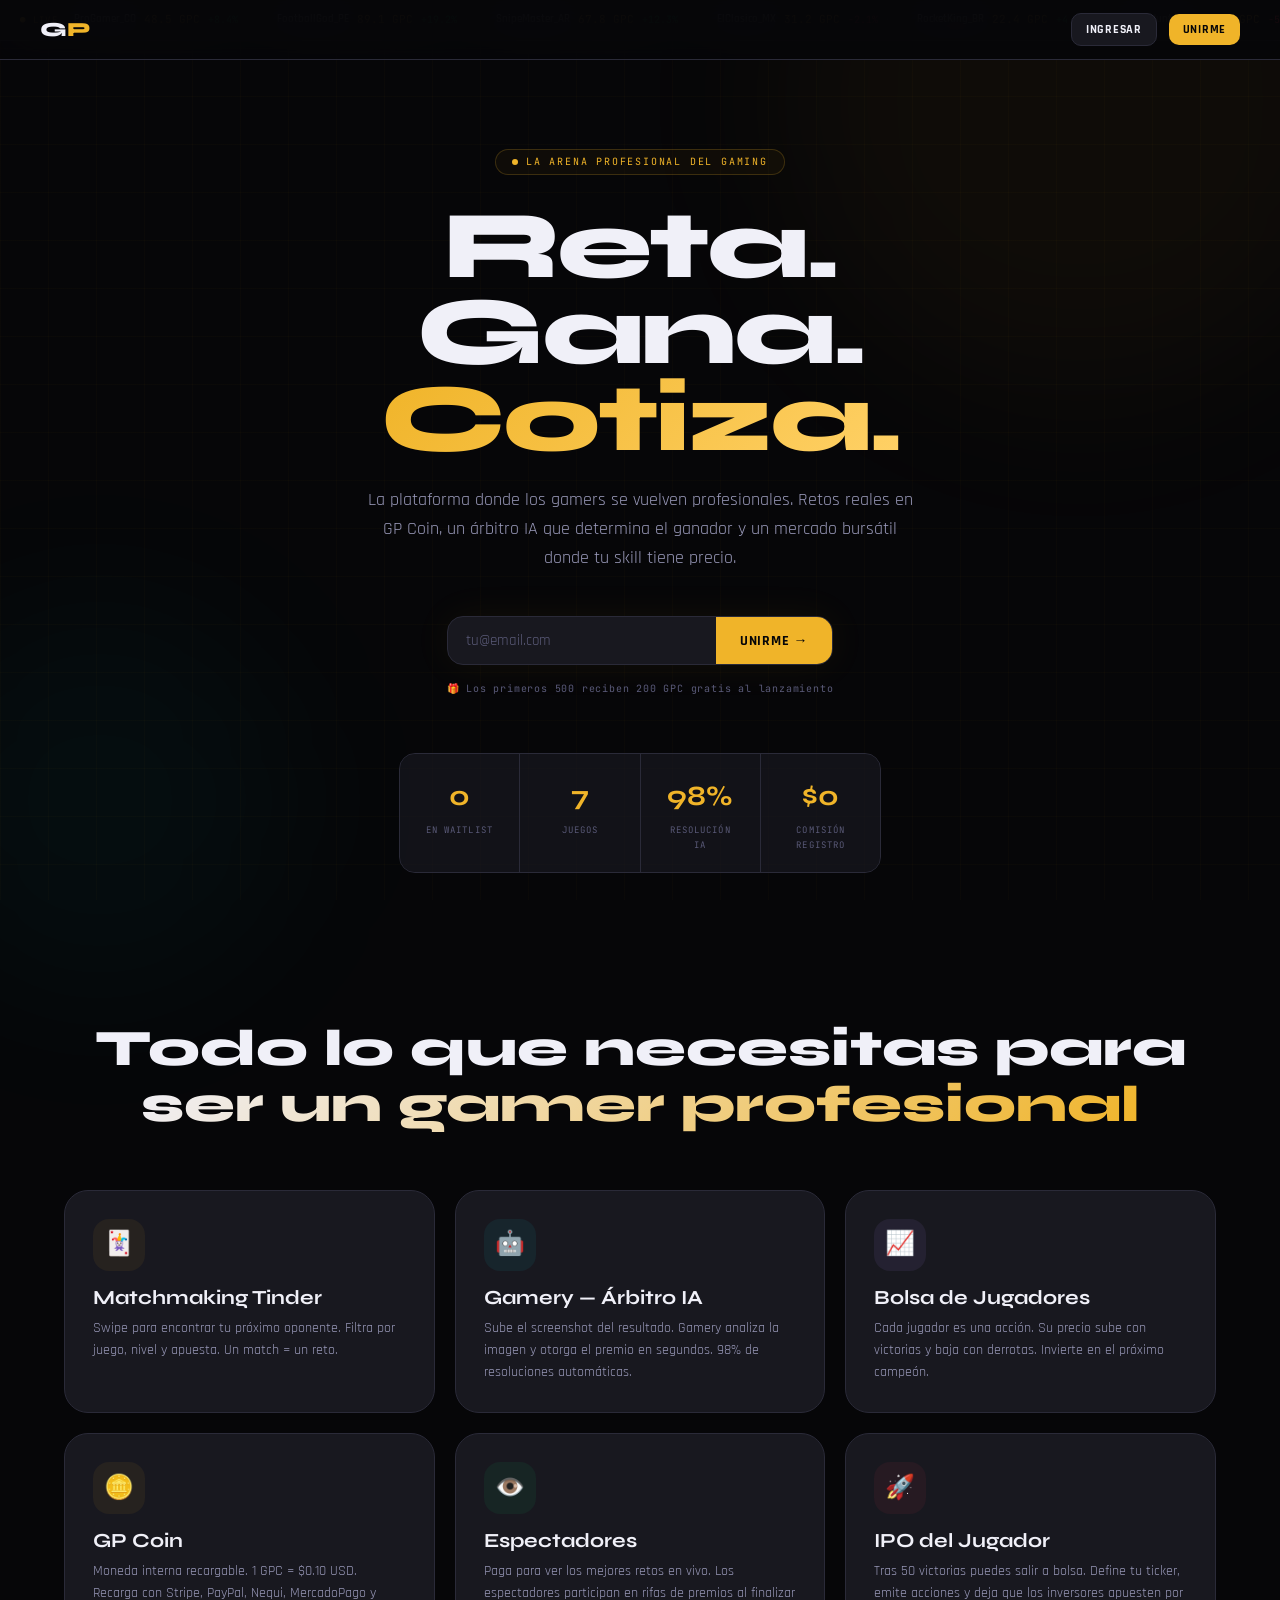
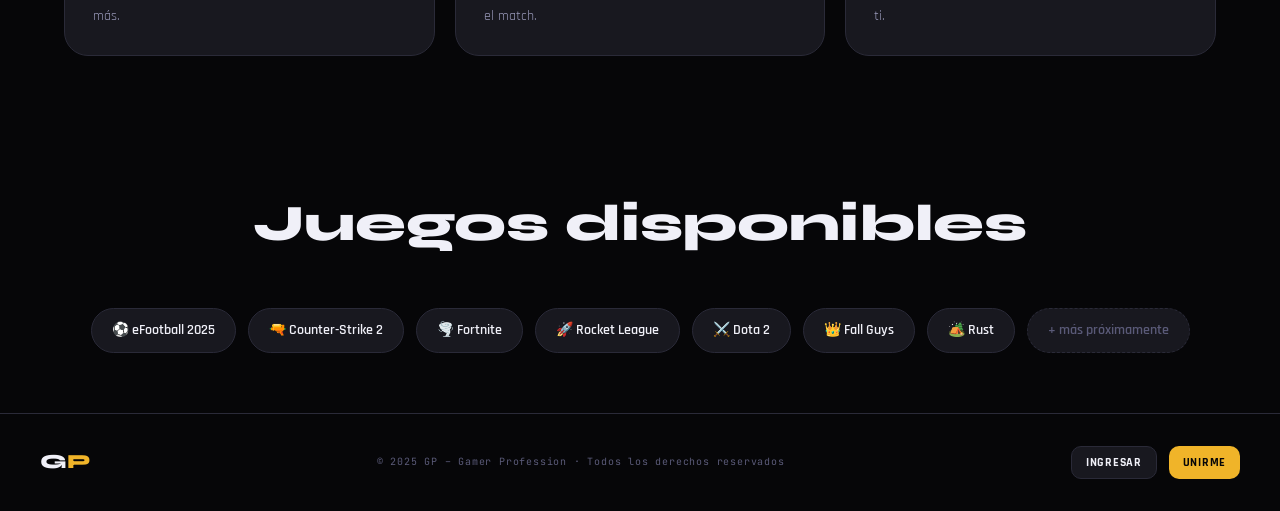
<file: index.html>
<!DOCTYPE html>
<html lang="es">
<head>
  <meta charset="UTF-8">
  <meta name="viewport" content="width=device-width, initial-scale=1.0">
  <title>GP – Gamer Profession | La arena profesional del gaming</title>
  <link rel="stylesheet" href="css/design-system.css">
  <style>
    body { overflow-x: hidden; }

    /* ── Grid BG ── */
    .grid-bg {
      position: fixed; inset: 0; pointer-events: none; z-index: 0;
      background-image:
        linear-gradient(rgba(240,180,41,0.025) 1px, transparent 1px),
        linear-gradient(90deg, rgba(240,180,41,0.025) 1px, transparent 1px);
      background-size: 48px 48px;
    }

    .orb {
      position: fixed; border-radius: 50%;
      filter: blur(80px); pointer-events: none;
    }
    .orb-1 { width:600px; height:600px; background:rgba(240,180,41,0.04); top:-200px; right:-100px; }
    .orb-2 { width:400px; height:400px; background:rgba(0,229,255,0.03); bottom:-100px; left:-100px; }

    /* ── Navbar landing ── */
    .landing-nav {
      position: fixed; top: 0; left: 0; right: 0; z-index: 100;
      background: rgba(6,6,8,0.9); backdrop-filter: blur(20px);
      border-bottom: 1px solid var(--border);
      height: 60px; display: flex; align-items: center;
      padding: 0 40px; justify-content: space-between;
    }

    /* ── Hero ── */
    .hero {
      position: relative; z-index: 1;
      min-height: 100vh;
      display: flex; flex-direction: column; align-items: center; justify-content: center;
      text-align: center;
      padding: 100px 24px 60px;
    }

    .hero-eyebrow {
      display: inline-flex; align-items: center; gap: 8px;
      font-family: var(--mono); font-size: 10px; letter-spacing: 0.18em;
      text-transform: uppercase; color: var(--gold);
      border: 1px solid rgba(240,180,41,0.2); border-radius: var(--pill);
      padding: 4px 16px; margin-bottom: 28px;
      background: rgba(240,180,41,0.04);
    }

    .hero-eyebrow::before {
      content: ''; width: 6px; height: 6px; border-radius: 50%;
      background: var(--gold); animation: blink 2s infinite;
    }

    .hero-title {
      font-family: var(--display); font-size: clamp(52px, 9vw, 96px);
      font-weight: 800; line-height: 0.9; letter-spacing: -0.03em;
      margin-bottom: 24px;
    }

    .hero-title .gold-line {
      background: linear-gradient(135deg, var(--gold), var(--gold-lt));
      -webkit-background-clip: text; -webkit-text-fill-color: transparent; background-clip: text;
      display: block;
    }

    .hero-desc {
      font-family: var(--ui); font-size: 18px; color: var(--t2);
      line-height: 1.6; max-width: 560px; margin: 0 auto 44px;
    }

    /* ── Waitlist form ── */
    .waitlist-form {
      display: flex; gap: 0; max-width: 480px; width: 100%; margin: 0 auto 16px;
      background: var(--surface); border: 1px solid var(--border);
      border-radius: var(--r-lg); overflow: hidden;
      box-shadow: 0 0 40px var(--gold-faint);
    }

    .waitlist-input {
      flex: 1; background: transparent; border: none;
      padding: 14px 18px; color: var(--t1);
      font-family: var(--ui); font-size: 15px; outline: none;
    }

    .waitlist-input::placeholder { color: var(--t3); }

    .waitlist-btn {
      background: var(--gold); color: var(--black); border: none;
      padding: 14px 24px; font-family: var(--ui); font-size: 14px;
      font-weight: 800; letter-spacing: 0.06em; text-transform: uppercase;
      cursor: pointer; transition: background var(--t-fast); white-space: nowrap;
    }

    .waitlist-btn:hover { background: var(--gold-lt); }

    .waitlist-note { font-family: var(--mono); font-size: 10px; color: var(--t3); letter-spacing: 0.08em; }

    /* ── Stats row ── */
    .stats-row {
      display: flex; gap: 0; margin: 56px auto 0;
      max-width: 600px; border-radius: var(--r-lg); overflow: hidden;
      border: 1px solid var(--border);
    }

    .stat-item {
      flex: 1; padding: 20px 24px;
      background: rgba(30,30,40,0.5);
      border-right: 1px solid var(--border);
      text-align: center;
    }

    .stat-item:last-child { border-right: none; }
    .stat-v { font-family: var(--display); font-size: 28px; font-weight: 700; color: var(--gold); }
    .stat-l { font-family: var(--mono); font-size: 9px; color: var(--t3); letter-spacing: 0.12em; text-transform: uppercase; margin-top: 4px; }

    /* ── Features grid ── */
    .features { padding: 80px 24px; position: relative; z-index: 1; max-width: 1200px; margin: 0 auto; }

    .features-title {
      font-family: var(--display); font-size: clamp(32px, 4vw, 52px);
      font-weight: 800; text-align: center; margin-bottom: 56px;
    }

    .features-grid { display: grid; grid-template-columns: repeat(auto-fit, minmax(280px, 1fr)); gap: 20px; }

    .feature-card {
      background: var(--surface); border: 1px solid var(--border);
      border-radius: var(--r-xl); padding: 28px;
      transition: all var(--t-normal);
    }

    .feature-card:hover { border-color: var(--gold-dim); transform: translateY(-4px); box-shadow: 0 12px 40px var(--gold-faint); }

    .feature-icon {
      width: 52px; height: 52px; border-radius: var(--r-lg);
      display: flex; align-items: center; justify-content: center;
      font-size: 24px; margin-bottom: 16px;
    }

    .feature-title { font-family: var(--display); font-size: 20px; font-weight: 700; margin-bottom: 8px; }
    .feature-desc  { font-family: var(--ui); font-size: 14px; color: var(--t2); line-height: 1.6; }

    /* ── Juegos ── */
    .games-section { padding: 60px 24px; position: relative; z-index: 1; max-width: 1200px; margin: 0 auto; }
    .games-grid { display: flex; gap: 12px; flex-wrap: wrap; justify-content: center; margin-top: 32px; }

    .game-pill {
      display: flex; align-items: center; gap: 10px;
      background: var(--surface); border: 1px solid var(--border);
      border-radius: var(--pill); padding: 10px 20px;
      font-family: var(--ui); font-size: 14px; font-weight: 600;
      transition: all var(--t-fast); cursor: pointer;
    }

    .game-pill:hover { border-color: var(--gold-dim); color: var(--gold); }

    /* ── Footer ── */
    footer {
      position: relative; z-index: 1;
      border-top: 1px solid var(--border);
      padding: 32px 40px;
      display: flex; align-items: center; justify-content: space-between;
    }

    .footer-copy { font-family: var(--mono); font-size: 10px; color: var(--t3); letter-spacing: 0.08em; }
  </style>
</head>
<body>

<div class="grid-bg"></div>
<div class="orb orb-1"></div>
<div class="orb orb-2"></div>

<!-- Ticker -->
<div class="ticker-bar" id="ticker" style="position:relative;z-index:1;margin-top:0">
  <span class="ticker-label">● Live</span>
  <div class="ticker-track">
    <div class="ticker-items" id="ticker-items"></div>
  </div>
</div>

<!-- Navbar -->
<nav class="landing-nav">
  <a href="/" class="nav-logo">G<span>P</span></a>
  <div style="display:flex;gap:12px;align-items:center">
    <a href="/pages/login.html" class="btn btn-ghost btn-sm">Ingresar</a>
    <a href="#waitlist" class="btn btn-primary btn-sm">Unirme</a>
  </div>
</nav>

<!-- Hero -->
<section class="hero">
  <div class="hero-eyebrow">La arena profesional del gaming</div>

  <h1 class="hero-title">
    Reta.<br>Gana.<br>
    <span class="gold-line">Cotiza.</span>
  </h1>

  <p class="hero-desc">
    La plataforma donde los gamers se vuelven profesionales. Retos reales en GP Coin, un árbitro IA que determina el ganador y un mercado bursátil donde tu skill tiene precio.
  </p>

  <!-- Waitlist -->
  <div id="waitlist">
    <div class="waitlist-form">
      <input class="waitlist-input" id="wl-email" type="email" placeholder="tu@email.com">
      <button class="waitlist-btn" onclick="joinWaitlist()">Unirme →</button>
    </div>
    <p class="waitlist-note">🎁 Los primeros 500 reciben 200 GPC gratis al lanzamiento</p>
  </div>

  <div class="stats-row">
    <div class="stat-item"><div class="stat-v" id="stat-jugadores">—</div><div class="stat-l">En waitlist</div></div>
    <div class="stat-item"><div class="stat-v">7</div><div class="stat-l">Juegos</div></div>
    <div class="stat-item"><div class="stat-v">98%</div><div class="stat-l">Resolución IA</div></div>
    <div class="stat-item"><div class="stat-v">$0</div><div class="stat-l">Comisión registro</div></div>
  </div>
</section>

<!-- Features -->
<section class="features">
  <h2 class="features-title">Todo lo que necesitas para<br><span class="gradient-text">ser un gamer profesional</span></h2>

  <div class="features-grid">
    <div class="feature-card">
      <div class="feature-icon" style="background:var(--gold-faint)">🃏</div>
      <h3 class="feature-title">Matchmaking Tinder</h3>
      <p class="feature-desc">Swipe para encontrar tu próximo oponente. Filtra por juego, nivel y apuesta. Un match = un reto.</p>
    </div>
    <div class="feature-card">
      <div class="feature-icon" style="background:var(--cyan-faint)">🤖</div>
      <h3 class="feature-title">Gamery — Árbitro IA</h3>
      <p class="feature-desc">Sube el screenshot del resultado. Gamery analiza la imagen y otorga el premio en segundos. 98% de resoluciones automáticas.</p>
    </div>
    <div class="feature-card">
      <div class="feature-icon" style="background:rgba(179,136,255,0.08)">📈</div>
      <h3 class="feature-title">Bolsa de Jugadores</h3>
      <p class="feature-desc">Cada jugador es una acción. Su precio sube con victorias y baja con derrotas. Invierte en el próximo campeón.</p>
    </div>
    <div class="feature-card">
      <div class="feature-icon" style="background:var(--gold-faint)">🪙</div>
      <h3 class="feature-title">GP Coin</h3>
      <p class="feature-desc">Moneda interna recargable. 1 GPC = $0.10 USD. Recarga con Stripe, PayPal, Nequi, MercadoPago y más.</p>
    </div>
    <div class="feature-card">
      <div class="feature-icon" style="background:rgba(0,230,118,0.06)">👁️</div>
      <h3 class="feature-title">Espectadores</h3>
      <p class="feature-desc">Paga para ver los mejores retos en vivo. Los espectadores participan en rifas de premios al finalizar el match.</p>
    </div>
    <div class="feature-card">
      <div class="feature-icon" style="background:rgba(255,61,87,0.06)">🚀</div>
      <h3 class="feature-title">IPO del Jugador</h3>
      <p class="feature-desc">Tras 50 victorias puedes salir a bolsa. Define tu ticker, emite acciones y deja que los inversores apuesten por ti.</p>
    </div>
  </div>
</section>

<!-- Juegos -->
<section class="games-section">
  <h2 class="features-title" style="text-align:center">Juegos disponibles</h2>
  <div class="games-grid">
    <div class="game-pill">⚽ eFootball 2025</div>
    <div class="game-pill">🔫 Counter-Strike 2</div>
    <div class="game-pill">🌪️ Fortnite</div>
    <div class="game-pill">🚀 Rocket League</div>
    <div class="game-pill">⚔️ Dota 2</div>
    <div class="game-pill">👑 Fall Guys</div>
    <div class="game-pill">🏕️ Rust</div>
    <div class="game-pill" style="border-style:dashed;color:var(--t3)">+ más próximamente</div>
  </div>
</section>

<!-- Footer -->
<footer>
  <span class="nav-logo">G<span>P</span></span>
  <span class="footer-copy">© 2025 GP – Gamer Profession · Todos los derechos reservados</span>
  <div style="display:flex;gap:12px">
    <a href="/pages/login.html" class="btn btn-ghost btn-sm">Ingresar</a>
    <a href="#waitlist" class="btn btn-primary btn-sm">Unirme</a>
  </div>
</footer>

<script src="js/api.js"></script>
<script>
  // Ticker con datos mock mientras carga
  const TICKER_DATA = [
    { name:'ProGamer_CO',    price:'48.5', pct:'+8.4%',  up:true },
    { name:'FootballGod_PE', price:'89.1', pct:'+19.2%', up:true },
    { name:'SnipeMaster_AR', price:'67.8', pct:'+12.3%', up:true },
    { name:'ElClasico_MX',   price:'31.2', pct:'-2.1%',  up:false},
    { name:'RocketKing_BR',  price:'22.4', pct:'+4.7%',  up:true },
    { name:'NightHunter_CL', price:'15.6', pct:'-5.3%',  up:false},
  ];

  function buildTicker() {
    const track = document.getElementById('ticker-items');
    const items = [...TICKER_DATA, ...TICKER_DATA];
    track.innerHTML = items.map(t => `
      <span class="ticker-item">
        <span class="ticker-name">${t.name}</span>
        <span class="ticker-price">${t.price} GPC</span>
        <span class="${t.up ? 'ticker-up' : 'ticker-dn'}">${t.pct}</span>
        <span class="ticker-sep">·</span>
      </span>`).join('');
  }

  async function joinWaitlist() {
    const email = document.getElementById('wl-email').value.trim();
    if (!email || !email.includes('@')) { toast('Ingresa un email válido', 'error'); return; }

    const btn = document.querySelector('.waitlist-btn');
    btn.textContent = 'Registrando...';
    btn.disabled = true;

    try {
      // Guardar en localStorage como demo hasta que el backend tenga el endpoint
      const lista = JSON.parse(localStorage.getItem('gp_waitlist') || '[]');
      if (lista.includes(email)) { toast('Ya estás en la waitlist 🎉', 'info'); return; }
      lista.push(email);
      localStorage.setItem('gp_waitlist', JSON.stringify(lista));

      const count = lista.length;
      document.getElementById('stat-jugadores').textContent = count.toLocaleString();

      btn.textContent = '✓ Apuntado';
      toast(`¡Listo! Eres el #${count} en la lista. 200 GPC te esperan 🎁`, 'success');
      document.getElementById('wl-email').value = '';
    } catch {
      toast('Error al registrarse. Intenta de nuevo.', 'error');
      btn.textContent = 'Unirme →';
      btn.disabled = false;
    }
  }

  // Init
  buildTicker();
  const lista = JSON.parse(localStorage.getItem('gp_waitlist') || '[]');
  document.getElementById('stat-jugadores').textContent = (lista.length || 0).toLocaleString();

  // Enter en input de waitlist
  document.getElementById('wl-email').addEventListener('keydown', e => {
    if (e.key === 'Enter') joinWaitlist();
  });
</script>
</body>
</html>
</file>
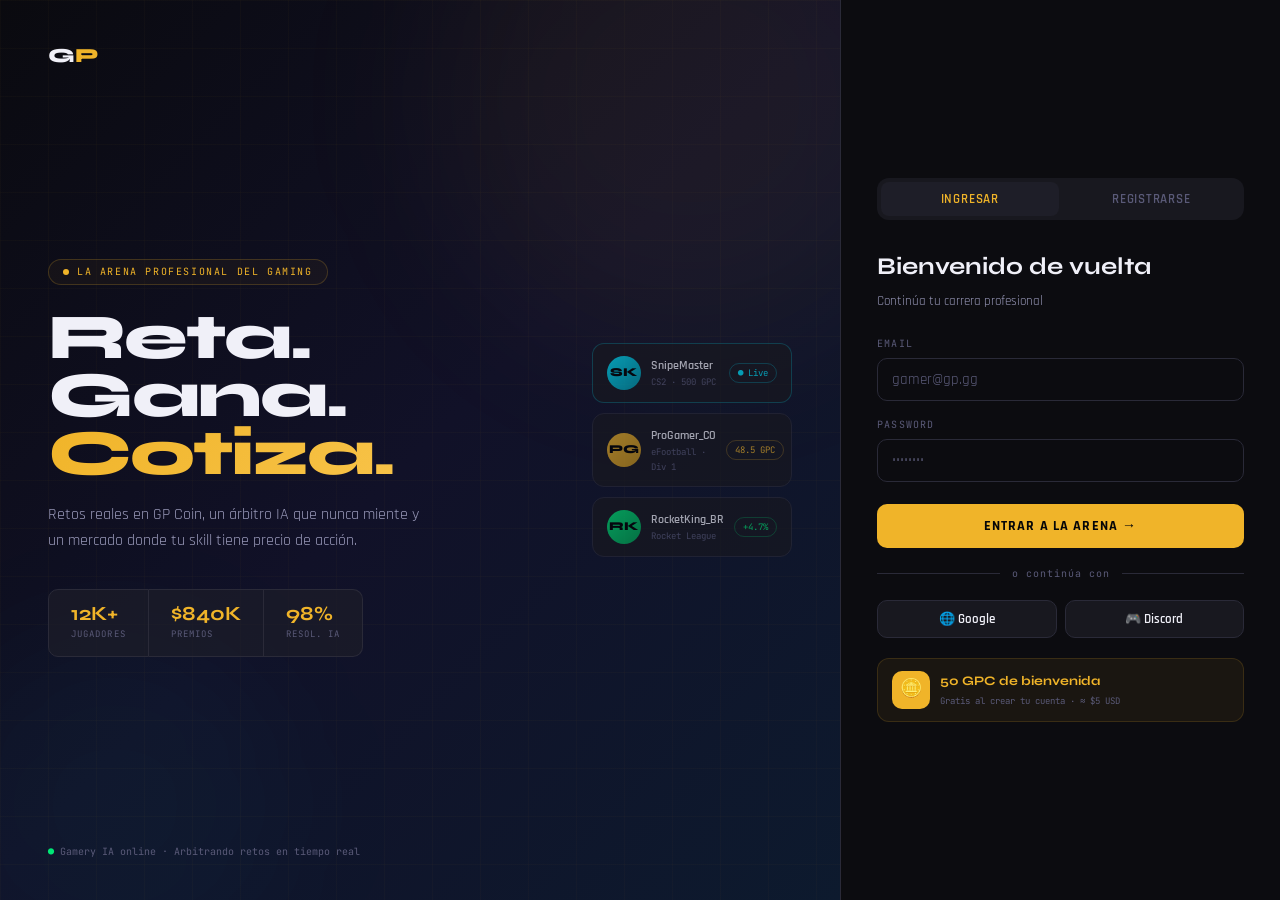
<file: pages/arena.html>
<!DOCTYPE html>
<html lang="es">
<head>
  <meta charset="UTF-8">
  <meta name="viewport" content="width=device-width, initial-scale=1.0">
  <title>GP – Arena</title>
  <link rel="stylesheet" href="../css/design-system.css">
  <style>
    /* ── Tiers ── */
    .tier-bar { display:flex; gap:6px; flex-wrap:wrap; margin-bottom:20px; align-items:center; }
    .tier-chip {
      display:inline-flex; align-items:center; gap:6px;
      padding:6px 14px; border-radius:var(--pill);
      font-family:var(--mono); font-size:11px; font-weight:600; letter-spacing:0.08em;
      border:1px solid; cursor:pointer; transition:all var(--t-fast);
    }
    .tier-dot { width:8px; height:8px; border-radius:50%; flex-shrink:0; }

    /* ── Grid de publicaciones ── */
    .arena-grid { display:grid; grid-template-columns:repeat(auto-fill,minmax(320px,1fr)); gap:16px; }

    .arena-card {
      background:var(--surface); border:1px solid var(--border);
      border-radius:var(--r-xl); overflow:hidden;
      transition:all var(--t-normal); cursor:pointer; position:relative;
    }
    .arena-card:hover { border-color:var(--gold-dim); transform:translateY(-3px); box-shadow:0 12px 40px var(--gold-faint); }
    .arena-card.destacada { border-color:var(--gold-dim); box-shadow:0 0 24px var(--gold-faint); }

    .card-top-badge {
      position:absolute; top:-1px; left:50%; transform:translateX(-50%);
      background:var(--gold); color:var(--black); font-family:var(--mono);
      font-size:9px; font-weight:700; padding:2px 12px;
      border-radius:0 0 var(--pill) var(--pill); letter-spacing:0.1em;
      white-space:nowrap; z-index:1;
    }

    .ac-header {
      padding:18px 18px 12px;
      border-bottom:1px solid var(--border);
      background:linear-gradient(135deg,rgba(30,30,40,0.8),rgba(20,20,30,0.9));
    }

    .ac-juego-row { display:flex; align-items:center; justify-content:space-between; margin-bottom:10px; }
    .ac-juego { font-family:var(--mono); font-size:10px; letter-spacing:0.12em; text-transform:uppercase; color:var(--t3); }
    .ac-tier-badge {
      font-family:var(--mono); font-size:9px; padding:2px 8px;
      border-radius:var(--pill); border:1px solid; letter-spacing:0.08em;
      text-transform:uppercase; font-weight:700;
    }

    .ac-titulo { font-family:var(--display); font-size:17px; font-weight:700; line-height:1.2; margin-bottom:6px; }
    .ac-desc { font-size:13px; color:var(--t2); line-height:1.5; }

    .ac-body { padding:14px 18px; }
    .ac-player { display:flex; align-items:center; gap:10px; margin-bottom:14px; }
    .ac-av {
      width:40px; height:40px; border-radius:50%;
      display:flex; align-items:center; justify-content:center;
      font-family:var(--display); font-size:15px; font-weight:800; flex-shrink:0;
    }
    .ac-pname { font-family:var(--ui); font-size:14px; font-weight:600; }
    .ac-ptag  { font-family:var(--mono); font-size:10px; color:var(--t3); margin-top:1px; }

    .ac-monto {
      background:var(--elevated); border-radius:var(--r-md);
      padding:10px 14px; display:flex; align-items:center; justify-content:space-between;
      margin-bottom:12px;
    }
    .ac-gpc  { font-family:var(--display); font-size:22px; font-weight:800; color:var(--gold); }
    .ac-usd  { font-family:var(--mono); font-size:10px; color:var(--t3); margin-top:2px; }

    .ac-meta { display:flex; gap:16px; margin-bottom:14px; }
    .ac-meta-item { font-family:var(--mono); font-size:10px; color:var(--t3); display:flex; align-items:center; gap:4px; }

    .ac-footer { display:flex; gap:8px; }
    .btn-retar   { flex:1; padding:10px; border-radius:var(--r-md); border:none; cursor:pointer; font-family:var(--ui); font-size:13px; font-weight:800; letter-spacing:0.06em; text-transform:uppercase; background:var(--gold); color:var(--black); transition:all var(--t-fast); }
    .btn-retar:hover { background:var(--gold-lt); }
    .btn-interes { padding:10px 14px; border-radius:var(--r-md); border:1px solid var(--border); background:transparent; color:var(--t2); font-family:var(--ui); font-size:13px; font-weight:600; cursor:pointer; transition:all var(--t-fast); }
    .btn-interes:hover { border-color:var(--cyan); color:var(--cyan); }
    .btn-interes.active { border-color:var(--cyan); color:var(--cyan); background:var(--cyan-faint); }

    /* ── Modal publicar ── */
    .modal-overlay { position:fixed; inset:0; background:rgba(0,0,0,0.75); backdrop-filter:blur(6px); z-index:200; display:flex; align-items:center; justify-content:center; padding:20px; }
    .modal-pub { background:var(--surface); border:1px solid var(--border); border-radius:var(--r-xl); padding:28px; width:100%; max-width:520px; max-height:90vh; overflow-y:auto; animation:slide-up 0.3s ease; }

    .duracion-grid { display:grid; grid-template-columns:repeat(5,1fr); gap:8px; margin-bottom:8px; }
    .dur-btn { padding:8px; border-radius:var(--r-md); border:1px solid var(--border); background:var(--elevated); color:var(--t2); font-family:var(--mono); font-size:11px; cursor:pointer; text-align:center; transition:all var(--t-fast); }
    .dur-btn:hover,.dur-btn.active { border-color:var(--gold); color:var(--gold); background:var(--gold-faint); }

    .monto-slider { width:100%; margin:10px 0; accent-color:var(--gold); }
    .monto-display {
      background:var(--elevated); border-radius:var(--r-md); padding:14px;
      text-align:center; margin-bottom:6px;
    }
    .monto-gpc-big { font-family:var(--display); font-size:32px; font-weight:800; color:var(--gold); }
    .tier-preview  { font-family:var(--mono); font-size:10px; margin-top:4px; letter-spacing:0.1em; }

    /* ── Layout ── */
    .arena-layout { display:flex; gap:24px; align-items:flex-start; }
    .arena-main { flex:1; min-width:0; }
    .arena-right { width:260px; flex-shrink:0; position:sticky; top:88px; }

    /* ── Mis publicaciones en right panel ── */
    .mi-pub-item {
      background:var(--elevated); border:1px solid var(--border);
      border-radius:var(--r-md); padding:12px; margin-bottom:8px;
    }
    .mi-pub-titulo { font-family:var(--ui); font-size:13px; font-weight:600; margin-bottom:4px; }
    .mi-pub-meta   { font-family:var(--mono); font-size:9px; color:var(--t3); }
    .mi-pub-footer { display:flex; justify-content:space-between; align-items:center; margin-top:8px; }
  </style>
</head>
<body>

<nav class="navbar">
  <a href="/" class="nav-logo">G<span>P</span></a>
  <div style="font-family:var(--mono);font-size:12px;color:var(--t3);margin-left:8px">/ Arena</div>
  <div class="nav-right">
    <a href="wallet.html" class="wallet-pill" id="nav-wallet"><span class="wallet-dot"></span>— GPC</a>
    <a href="perfil.html" class="nav-avatar" id="nav-avatar">GP</a>
  </div>
</nav>

<div class="app-shell" style="grid-template-rows:auto">
  <nav class="sidebar">
    <div class="sidebar-section">Principal</div>
    <a href="feed.html"   class="sidebar-item"><span class="sidebar-icon">⚔️</span><span class="sidebar-label">Matchmaking</span></a>
    <a href="arena.html"  class="sidebar-item active"><span class="sidebar-icon">🏟️</span><span class="sidebar-label">GP Arena</span></a>
    <a href="perfil.html" class="sidebar-item"><span class="sidebar-icon">👤</span><span class="sidebar-label">Mi Perfil</span></a>
    <a href="retos.html"  class="sidebar-item"><span class="sidebar-icon">🏆</span><span class="sidebar-label">Mis Retos</span></a>
    <a href="wallet.html" class="sidebar-item"><span class="sidebar-icon">🪙</span><span class="sidebar-label">Wallet</span></a>
    <div class="sidebar-section">Mercado</div>
    <a href="mercado.html" class="sidebar-item"><span class="sidebar-icon">📈</span><span class="sidebar-label">Bolsa GP</span></a>
    <div class="sidebar-section">Ayuda</div>
    <a href="gamery.html"  class="sidebar-item"><span class="sidebar-icon">🤖</span><span class="sidebar-label">Gamery IA</span></a>
  </nav>

  <main class="main-content">
    <div class="arena-layout">
      <div class="arena-main">

        <!-- Header -->
        <div style="display:flex;align-items:flex-start;justify-content:space-between;margin-bottom:20px">
          <div>
            <h1 style="font-family:var(--display);font-size:28px;font-weight:800;margin-bottom:4px">🏟️ GP Arena</h1>
            <p style="color:var(--t2);font-size:14px">Publica tu reto. Que vengan a buscarte.</p>
          </div>
          <button class="btn btn-primary" onclick="abrirModalPublicar()">+ Publicar reto</button>
        </div>

        <!-- Tier bar -->
        <div class="tier-bar" id="tier-bar">
          <button class="tier-chip active" data-tier="" onclick="filtrarTier('',this)" style="border-color:var(--border);color:var(--t2)">
            🎮 Todos
          </button>
        </div>

        <!-- Filtros extra -->
        <div class="flex gap-2 mb-4" style="flex-wrap:wrap;margin-bottom:16px">
          <select class="input" id="filtro-juego" style="width:auto;padding:6px 12px;font-size:12px" onchange="aplicarFiltros()">
            <option value="">Todos los juegos</option>
            <option>eFootball 2025</option>
            <option>Counter-Strike 2</option>
            <option>Rocket League</option>
            <option>Fortnite</option>
            <option>Dota 2</option>
          </select>
          <select class="input" id="filtro-tipo" style="width:auto;padding:6px 12px;font-size:12px" onchange="aplicarFiltros()">
            <option value="">Todos los tipos</option>
            <option value="busco_retador">Busco Retador</option>
            <option value="ofrezco_reto">Ofrezco Reto</option>
            <option value="torneo_privado">Torneo</option>
            <option value="busco_sponsor">Busco Sponsor</option>
          </select>
          <select class="input" id="filtro-orden" style="width:auto;padding:6px 12px;font-size:12px" onchange="aplicarFiltros()">
            <option value="relevancia">Más relevantes</option>
            <option value="reciente">Más recientes</option>
            <option value="monto_mayor">Mayor apuesta</option>
            <option value="monto_menor">Menor apuesta</option>
          </select>
        </div>

        <!-- Grid de publicaciones -->
        <div class="arena-grid" id="arena-grid">
          <div style="grid-column:1/-1;text-align:center;padding:40px;color:var(--t3)">
            <div class="loading-spinner" style="margin:0 auto 12px"></div>
            Cargando la Arena...
          </div>
        </div>

      </div><!-- /arena-main -->

      <!-- Right panel -->
      <div class="arena-right">
        <div class="rp-title">Mis publicaciones activas</div>
        <div id="mis-pubs">
          <div style="color:var(--t3);font-family:var(--mono);font-size:10px;padding:8px">Sin publicaciones</div>
        </div>
        <button class="btn btn-secondary btn-sm btn-full mt-4" onclick="abrirModalPublicar()" style="margin-top:10px">+ Nueva publicación</button>

        <div class="rp-title" style="margin-top:20px">Boosts disponibles</div>
        <div style="display:flex;flex-direction:column;gap:8px">
          <div style="background:var(--elevated);border:1px solid var(--border);border-radius:var(--r-md);padding:12px">
            <div style="font-family:var(--display);font-size:13px;font-weight:700;color:var(--t2)">⚡ Básico</div>
            <div style="font-family:var(--mono);font-size:9px;color:var(--t3);margin:3px 0">Top 10 · 6 horas</div>
            <div style="font-family:var(--display);font-size:16px;font-weight:700;color:var(--gold)">50 GPC</div>
          </div>
          <div style="background:var(--elevated);border:1px solid rgba(240,180,41,0.3);border-radius:var(--r-md);padding:12px">
            <div style="font-family:var(--display);font-size:13px;font-weight:700;color:var(--gold)">🚀 Pro</div>
            <div style="font-family:var(--mono);font-size:9px;color:var(--t3);margin:3px 0">Top 3 · 24 horas</div>
            <div style="font-family:var(--display);font-size:16px;font-weight:700;color:var(--gold)">150 GPC</div>
          </div>
          <div style="background:linear-gradient(135deg,rgba(240,180,41,0.08),rgba(0,229,255,0.04));border:1px solid rgba(240,180,41,0.3);border-radius:var(--r-md);padding:12px">
            <div style="font-family:var(--display);font-size:13px;font-weight:700;color:var(--gold)">💎 Premium</div>
            <div style="font-family:var(--mono);font-size:9px;color:var(--t3);margin:3px 0">#1 del tablero · 48 horas</div>
            <div style="font-family:var(--display);font-size:16px;font-weight:700;color:var(--gold)">400 GPC</div>
          </div>
        </div>
      </div>

    </div><!-- /arena-layout -->
  </main>
</div>

<!-- Modal publicar -->
<div id="modal-publicar" style="display:none" class="modal-overlay" onclick="if(event.target===this)cerrarModal()">
  <div class="modal-pub">
    <div style="font-family:var(--display);font-size:22px;font-weight:800;margin-bottom:4px">🏟️ Publicar en Arena</div>
    <div style="font-size:13px;color:var(--t2);margin-bottom:24px">Gamery mostrará tu reto a los oponentes más compatibles</div>

    <div class="input-group">
      <label class="input-label">Tipo de publicación</label>
      <div style="display:grid;grid-template-columns:1fr 1fr;gap:8px">
        <button class="dur-btn active" data-tipo="busco_retador" onclick="setTipo('busco_retador',this)">🔍 Busco Retador</button>
        <button class="dur-btn" data-tipo="ofrezco_reto" onclick="setTipo('ofrezco_reto',this)">⚡ Ofrezco Reto</button>
        <button class="dur-btn" data-tipo="torneo_privado" onclick="setTipo('torneo_privado',this)">🏆 Torneo</button>
        <button class="dur-btn" data-tipo="busco_sponsor" onclick="setTipo('busco_sponsor',this)">💰 Busco Sponsor</button>
      </div>
    </div>

    <div class="input-group">
      <label class="input-label">Juego</label>
      <select class="input" id="pub-juego">
        <option>eFootball 2025</option>
        <option>Counter-Strike 2</option>
        <option>Rocket League</option>
        <option>Fortnite</option>
        <option>Dota 2</option>
      </select>
    </div>

    <div class="input-group">
      <label class="input-label">Modalidad</label>
      <input class="input" id="pub-modalidad" placeholder="ej: 1v1, FFA, Copa..." value="1v1">
    </div>

    <div class="input-group">
      <label class="input-label">Título (máx 80 caracteres)</label>
      <input class="input" id="pub-titulo" placeholder='ej: "Busco retador serio eFootball, acepto cualquier país"' maxlength="80" oninput="updateCharCount(this,'titulo-count',80)">
      <div style="font-family:var(--mono);font-size:9px;color:var(--t3);text-align:right;margin-top:4px"><span id="titulo-count">0</span>/80</div>
    </div>

    <div class="input-group">
      <label class="input-label">Descripción opcional (máx 280 caracteres)</label>
      <textarea class="input" id="pub-desc" placeholder="Horario preferido, condiciones especiales, nivel del oponente..." rows="2" maxlength="280" oninput="updateCharCount(this,'desc-count',280)" style="resize:none"></textarea>
      <div style="font-family:var(--mono);font-size:9px;color:var(--t3);text-align:right;margin-top:4px"><span id="desc-count">0</span>/280</div>
    </div>

    <!-- Monto -->
    <div class="input-group">
      <label class="input-label">Apuesta en GPC</label>
      <div class="monto-display">
        <div class="monto-gpc-big" id="monto-preview">500 GPC</div>
        <div style="font-family:var(--mono);font-size:10px;color:var(--t3);margin-top:2px" id="monto-usd-preview">≈ $50.00 USD</div>
        <div class="tier-preview" id="tier-preview" style="color:var(--gold)">🟡 PRO</div>
      </div>
      <input type="range" class="monto-slider" id="monto-slider" min="50" max="10000" step="50" value="500" oninput="updateMonto(this.value)">
      <div style="display:flex;justify-content:space-between;font-family:var(--mono);font-size:9px;color:var(--t3)">
        <span>50 GPC ($5)</span><span>10.000 GPC ($1.000)</span>
      </div>
      <input class="input" id="monto-input" type="number" value="500" min="50" max="10000" step="50" oninput="updateMontoInput(this.value)" style="margin-top:8px;text-align:center;font-family:var(--display);font-size:18px;font-weight:700;color:var(--gold)">
    </div>

    <!-- Duración -->
    <div class="input-group">
      <label class="input-label">Duración de la publicación</label>
      <div class="duracion-grid">
        <button class="dur-btn" onclick="setDuracion(6,this)">6h</button>
        <button class="dur-btn" onclick="setDuracion(12,this)">12h</button>
        <button class="dur-btn active" onclick="setDuracion(24,this)">24h</button>
        <button class="dur-btn" onclick="setDuracion(48,this)">48h</button>
        <button class="dur-btn" onclick="setDuracion(72,this)">72h</button>
      </div>
    </div>

    <!-- Boost -->
    <div class="input-group">
      <label class="input-label">¿Pagar boost? (opcional)</label>
      <div style="display:grid;grid-template-columns:repeat(3,1fr);gap:8px">
        <button class="dur-btn active" onclick="setBoost('',this)">Sin boost<br><span style="color:var(--t3)">Orgánico</span></button>
        <button class="dur-btn" onclick="setBoost('basico',this)">⚡ Básico<br><span style="color:var(--gold)">50 GPC</span></button>
        <button class="dur-btn" onclick="setBoost('pro',this)">🚀 Pro<br><span style="color:var(--gold)">150 GPC</span></button>
      </div>
    </div>

    <div style="display:flex;gap:10px;margin-top:8px">
      <button class="btn btn-ghost btn-full" onclick="cerrarModal()">Cancelar</button>
      <button class="btn btn-primary btn-full" id="pub-btn" onclick="publicar()">Publicar en Arena →</button>
    </div>
  </div>
</div>

<button class="gamery-fab" onclick="window.location.href='gamery.html'">🤖<div class="gamery-fab-pulse"></div></button>

<script src="../js/api.js"></script>
<script>
  requireAuth();

  const TIERS = {
    amateur:  { min:50,    max:99,   color:'#8B4513', label:'🟤 AMATEUR',  glow:'rgba(139,69,19,0.2)' },
    semipro:  { min:100,   max:499,  color:'#4169E1', label:'🔵 SEMIPRO',  glow:'rgba(65,105,225,0.2)' },
    pro:      { min:500,   max:999,  color:'#f0b429', label:'🟡 PRO',      glow:'rgba(240,180,41,0.2)' },
    elite:    { min:1000,  max:4999, color:'#FF8C00', label:'🟠 ELITE',    glow:'rgba(255,140,0,0.2)' },
    master:   { min:5000,  max:9999, color:'#DC143C', label:'🔴 MASTER',   glow:'rgba(220,20,60,0.2)' },
    diamante: { min:10000, max:10000,color:'#00e5ff', label:'💎 DIAMANTE', glow:'rgba(0,229,255,0.2)' },
  };

  const TIPO_LABELS = {
    busco_retador:   '🔍 Busco Retador',
    ofrezco_reto:    '⚡ Ofrezco Reto',
    torneo_privado:  '🏆 Torneo',
    busco_sponsor:   '💰 Busco Sponsor',
  };

  const AVATAR_COLORS = [
    'linear-gradient(135deg,#f0b429,#c4911a)',
    'linear-gradient(135deg,#00e5ff,#0096aa)',
    'linear-gradient(135deg,#b388ff,#7c4dff)',
    'linear-gradient(135deg,#ff3d57,#b71c1c)',
    'linear-gradient(135deg,#00e676,#00a152)',
  ];

  let filtroTier    = '';
  let filtroJuego   = '';
  let filtroTipo    = '';
  let filtroOrden   = 'relevancia';
  let duracion      = 24;
  let tipoPublicacion = 'busco_retador';
  let boostSeleccionado = '';

  const MOCK_ARENA = [
    { id:'a1', destacada:true, tipo:'busco_retador', nombre_juego:'eFootball 2025', modalidad:'1v1 Competitivo', titulo:'Busco retador serio Div 1 o superior', descripcion:'Acepto cualquier país. Juego entre 7PM y 11PM GMT-5. Partidos de ida y vuelta.', monto_gpc:500, autor_username:'ProGamer_CO', autor_winrate:87.3, autor_nivel:24, autor_pais:'🇨🇴', autor_racha:12, vistas:847, expresiones_interes:23, expira_at: new Date(Date.now()+43200000).toISOString(), av:'PG', av_color:AVATAR_COLORS[0], av_tc:'#000' },
    { id:'a2', destacada:false, tipo:'ofrezco_reto', nombre_juego:'Counter-Strike 2', modalidad:'FFA', titulo:'Ofrezco reto CS2 FFA, disponible ahora', descripcion:'Tengo 3 horas libres. Faceit nivel 6 o superior preferido.', monto_gpc:1000, autor_username:'SnipeMaster_AR', autor_winrate:82, autor_nivel:18, autor_pais:'🇦🇷', autor_racha:5, vistas:312, expresiones_interes:8, expira_at: new Date(Date.now()+86400000).toISOString(), av:'SM', av_color:AVATAR_COLORS[1], av_tc:'#fff' },
    { id:'a3', destacada:false, tipo:'busco_retador', nombre_juego:'eFootball 2025', modalidad:'Champions', titulo:'Reto eFootball modo Champions, apuesta alta', descripcion:'Solo acepto jugadores División 1. Serios únicamente.', monto_gpc:5000, autor_username:'FootballGod_PE', autor_winrate:89, autor_nivel:30, autor_pais:'🇵🇪', autor_racha:18, vistas:1247, expresiones_interes:34, expira_at: new Date(Date.now()+172800000).toISOString(), av:'FG', av_color:AVATAR_COLORS[2], av_tc:'#fff' },
    { id:'a4', destacada:false, tipo:'torneo_privado', nombre_juego:'Fortnite', modalidad:'Solo', titulo:'Mini torneo 4 jugadores Fortnite Solo', descripcion:'Entrada 200 GPC. El ganador se lleva todo menos fee GP. Máximo 4 jugadores.', monto_gpc:200, autor_username:'NightHunter_CL', autor_winrate:64, autor_nivel:10, autor_pais:'🇨🇱', autor_racha:2, vistas:156, expresiones_interes:3, expira_at: new Date(Date.now()+21600000).toISOString(), av:'NH', av_color:AVATAR_COLORS[3], av_tc:'#fff', max_jugadores:4, jugadores_inscritos:1 },
    { id:'a5', destacada:false, tipo:'busco_sponsor', nombre_juego:'eFootball 2025', modalidad:'1v1', titulo:'Busco sponsors para reto vs ElClasico_MX mañana', descripcion:'Reto 8PM GMT-5. Odds actuales 1.72x a mi favor. Pool de sponsors abierto.', monto_gpc:300, autor_username:'RocketKing_BR', autor_winrate:78, autor_nivel:15, autor_pais:'🇧🇷', autor_racha:7, vistas:423, expresiones_interes:12, expira_at: new Date(Date.now()+64800000).toISOString(), av:'RK', av_color:AVATAR_COLORS[4], av_tc:'#000' },
    { id:'a6', destacada:false, tipo:'busco_retador', nombre_juego:'Rocket League', modalidad:'1v1', titulo:'Reto Rocket League, rango Diamante+', descripcion:'Acepto cualquier servidor. Mejor de 3 partidos.', monto_gpc:150, autor_username:'ArenaMaster_CO', autor_winrate:68, autor_nivel:8, autor_pais:'🇨🇴', autor_racha:3, vistas:89, expresiones_interes:2, expira_at: new Date(Date.now()+36000000).toISOString(), av:'AM', av_color:AVATAR_COLORS[0], av_tc:'#000' },
  ];

  function getTier(monto) {
    for (const [k, t] of Object.entries(TIERS)) {
      if (monto >= t.min && monto <= t.max) return { key: k, ...t };
    }
    return { key:'diamante', ...TIERS.diamante };
  }

  async function loadArena() {
    try {
      const params = new URLSearchParams({ orden: filtroOrden });
      if (filtroTier)  params.set('tier', filtroTier);
      if (filtroJuego) params.set('juego', filtroJuego);
      if (filtroTipo)  params.set('tipo', filtroTipo);
      const res = await API.retos.feed({ limit:20 }); // usar endpoint arena cuando exista
      renderArena(MOCK_ARENA);
    } catch {
      renderArena(MOCK_ARENA);
    }
  }

  function renderArena(pubs) {
    const grid = document.getElementById('arena-grid');

    let filtrados = pubs;
    if (filtroTier)  filtrados = filtrados.filter(p => getTier(p.monto_gpc).key === filtroTier);
    if (filtroJuego) filtrados = filtrados.filter(p => p.nombre_juego === filtroJuego);
    if (filtroTipo)  filtrados = filtrados.filter(p => p.tipo === filtroTipo);

    // Destacadas primero
    filtrados.sort((a, b) => (b.destacada ? 1 : 0) - (a.destacada ? 1 : 0));

    if (!filtrados.length) {
      grid.innerHTML = `<div style="grid-column:1/-1;text-align:center;padding:60px 20px;color:var(--t3)">
        <div style="font-size:48px;margin-bottom:12px">🏟️</div>
        <div style="font-family:var(--display);font-size:20px;font-weight:700;margin-bottom:8px">Sin publicaciones</div>
        <div style="margin-bottom:20px">Sé el primero en publicar un reto en la Arena</div>
        <button class="btn btn-primary" onclick="abrirModalPublicar()">+ Publicar ahora</button>
      </div>`;
      return;
    }

    grid.innerHTML = filtrados.map(p => {
      const tier       = getTier(p.monto_gpc);
      const horasRestantes = Math.max(0, Math.round((new Date(p.expira_at) - Date.now()) / 3600000));
      const urgente    = horasRestantes <= 6;

      return `
        <div class="arena-card${p.destacada ? ' destacada' : ''}" onclick="verPublicacion('${p.id}')">
          ${p.destacada ? '<div class="card-top-badge">⭐ DESTACADA</div>' : ''}
          <div class="ac-header" style="padding-top:${p.destacada ? '24px' : '18px'}">
            <div class="ac-juego-row">
              <span class="ac-juego">${p.nombre_juego} · ${p.modalidad}</span>
              <span class="ac-tier-badge" style="color:${tier.color};border-color:${tier.color}40">${tier.label}</span>
            </div>
            <div class="ac-titulo">${p.titulo}</div>
            ${p.descripcion ? `<div class="ac-desc">${p.descripcion}</div>` : ''}
          </div>

          <div class="ac-body">
            <div class="ac-player">
              <div class="ac-av" style="background:${p.av_color};color:${p.av_tc}">${p.av}</div>
              <div>
                <div class="ac-pname">${p.autor_username}</div>
                <div class="ac-ptag">${p.autor_pais} · Nv.${p.autor_nivel} · ${p.autor_winrate}% WR · ×${p.autor_racha} racha</div>
              </div>
              <span class="badge badge-${p.tipo === 'busco_sponsor' ? 'purple' : 'muted'}" style="margin-left:auto;font-size:9px">${TIPO_LABELS[p.tipo]}</span>
            </div>

            <div class="ac-monto">
              <div>
                <div class="ac-gpc">${GPC.format(p.monto_gpc)}</div>
                <div class="ac-usd">${GPC.toUSD(p.monto_gpc)}</div>
              </div>
              <div style="text-align:right">
                <div style="font-family:var(--mono);font-size:9px;color:var(--t3)">Premio si ganas</div>
                <div style="font-family:var(--display);font-size:16px;font-weight:700;color:var(--green)">${GPC.format(Math.round(p.monto_gpc * 2 * 0.95))}</div>
              </div>
            </div>

            <div class="ac-meta">
              <span class="ac-meta-item">👁️ ${p.vistas.toLocaleString()}</span>
              <span class="ac-meta-item">⚡ ${p.expresiones_interes} interesados</span>
              <span class="ac-meta-item" style="color:${urgente ? 'var(--red)' : 'var(--t3)'}">
                🕐 ${urgente ? '⚠️ ' : ''}${horasRestantes}h restantes
              </span>
            </div>

            <div class="ac-footer" onclick="event.stopPropagation()">
              <button class="btn-retar" onclick="retarDesdeArena('${p.id}','${p.autor_username}')">⚔️ Retar</button>
              <button class="btn-interes" id="interes-${p.id}" onclick="expresarInteres('${p.id}',this)">⚡ Interés</button>
            </div>
          </div>
        </div>`;
    }).join('');
  }

  function buildTierBar() {
    const bar = document.getElementById('tier-bar');
    bar.innerHTML = `<button class="tier-chip active" data-tier="" onclick="filtrarTier('',this)" style="border-color:var(--border);color:var(--t2)">🎮 Todos</button>`;
    Object.entries(TIERS).forEach(([key, t]) => {
      bar.innerHTML += `<button class="tier-chip" data-tier="${key}" onclick="filtrarTier('${key}',this)" style="border-color:${t.color}40;color:${t.color}">
        <span class="tier-dot" style="background:${t.color}"></span>${t.label.split(' ')[1]}
      </button>`;
    });
  }

  function filtrarTier(tier, btn) {
    filtroTier = tier;
    document.querySelectorAll('.tier-chip').forEach(c => c.classList.remove('active'));
    btn.classList.add('active');
    loadArena();
  }

  function aplicarFiltros() {
    filtroJuego = document.getElementById('filtro-juego').value;
    filtroTipo  = document.getElementById('filtro-tipo').value;
    filtroOrden = document.getElementById('filtro-orden').value;
    loadArena();
  }

  // ── Publicar ──────────────────────────────────────────────
  function abrirModalPublicar() {
    document.getElementById('modal-publicar').style.display = 'flex';
  }

  function cerrarModal() {
    document.getElementById('modal-publicar').style.display = 'none';
  }

  function setTipo(tipo, btn) {
    tipoPublicacion = tipo;
    document.querySelectorAll('[data-tipo]').forEach(b => b.classList.remove('active'));
    btn.classList.add('active');
  }

  function setDuracion(d, btn) {
    duracion = d;
    document.querySelectorAll('.duracion-grid .dur-btn').forEach(b => b.classList.remove('active'));
    btn.classList.add('active');
  }

  function setBoost(b, btn) {
    boostSeleccionado = b;
    btn.closest('.input-group').querySelectorAll('.dur-btn').forEach(x => x.classList.remove('active'));
    btn.classList.add('active');
  }

  function updateMonto(val) {
    document.getElementById('monto-input').value = val;
    _refreshMontoPreview(val);
  }

  function updateMontoInput(val) {
    const v = Math.min(10000, Math.max(50, parseInt(val) || 50));
    document.getElementById('monto-slider').value = v;
    _refreshMontoPreview(v);
  }

  function _refreshMontoPreview(val) {
    const t = getTier(Number(val));
    document.getElementById('monto-preview').textContent   = GPC.format(val);
    document.getElementById('monto-usd-preview').textContent = `≈ ${GPC.toUSD(val)}`;
    document.getElementById('tier-preview').textContent    = t.label;
    document.getElementById('tier-preview').style.color   = t.color;
  }

  function updateCharCount(el, countId, max) {
    document.getElementById(countId).textContent = el.value.length;
  }

  async function publicar() {
    const titulo  = document.getElementById('pub-titulo').value.trim();
    const juego   = document.getElementById('pub-juego').value;
    const modalid = document.getElementById('pub-modalidad').value.trim();
    const monto   = parseInt(document.getElementById('monto-input').value);
    const desc    = document.getElementById('pub-desc').value.trim();

    if (!titulo) { toast('El título es obligatorio', 'error'); return; }
    if (!modalid) { toast('La modalidad es obligatoria', 'error'); return; }

    const btn = document.getElementById('pub-btn');
    btn.textContent = 'Publicando...'; btn.disabled = true;

    try {
      await API.retos.crear({
        plataforma: 'efootball', nombre_juego: juego, modalidad: modalid,
        tipo: tipoPublicacion, monto_gpc: monto, titulo, descripcion: desc,
        duracion_horas: duracion,
      });
      cerrarModal();
      toast('✅ Publicado en GP Arena. Los retadores llegarán pronto.', 'success');
      loadArena();
      loadMisPubs();
    } catch (e) {
      // Demo sin backend
      cerrarModal();
      toast('✅ Publicación en Arena (demo)', 'success');
    }
    btn.textContent = 'Publicar en Arena →'; btn.disabled = false;
  }

  async function retarDesdeArena(pubId, username) {
    event.stopPropagation();
    window.location.href = `confirmacion.html?pub=${pubId}&oponente=${username}`;
  }

  async function expresarInteres(pubId, btn) {
    btn.classList.toggle('active');
    const activo = btn.classList.contains('active');
    btn.textContent = activo ? '✓ Interesado' : '⚡ Interés';
    try {
      if (activo) await API.espectadores.comprarTicket(pubId); // reutilizar endpoint demo
    } catch {}
    toast(activo ? '⚡ Interés registrado. El publicador fue notificado.' : 'Interés cancelado', 'info');
  }

  function verPublicacion(id) {
    window.location.href = `reto-detalle.html?pub=${id}`;
  }

  async function loadMisPubs() {
    const el = document.getElementById('mis-pubs');
    try {
      const pubs = await API.retos.misRetos('activa');
      if (!pubs.length) { el.innerHTML = '<div style="color:var(--t3);font-family:var(--mono);font-size:10px;padding:8px">Sin publicaciones activas</div>'; return; }
      el.innerHTML = pubs.slice(0,3).map(p => `
        <div class="mi-pub-item">
          <div class="mi-pub-titulo">${p.titulo || p.nombre_juego}</div>
          <div class="mi-pub-meta">${GPC.format(p.monto_gpc)} · ${p.estado}</div>
          <div class="mi-pub-footer">
            <span class="badge badge-gold" style="font-size:8px">${getTier(p.monto_gpc).label}</span>
            <button class="btn btn-ghost btn-sm" style="padding:3px 8px;font-size:10px" onclick="event.stopPropagation()">⚡ Boost</button>
          </div>
        </div>`).join('');
    } catch {
      el.innerHTML = '<div style="color:var(--t3);font-family:var(--mono);font-size:10px;padding:8px">Sin publicaciones activas</div>';
    }
  }

  buildTierBar();
  loadArena();
  loadMisPubs();
  initNavbar();
</script>
</body>
</html>
</file>
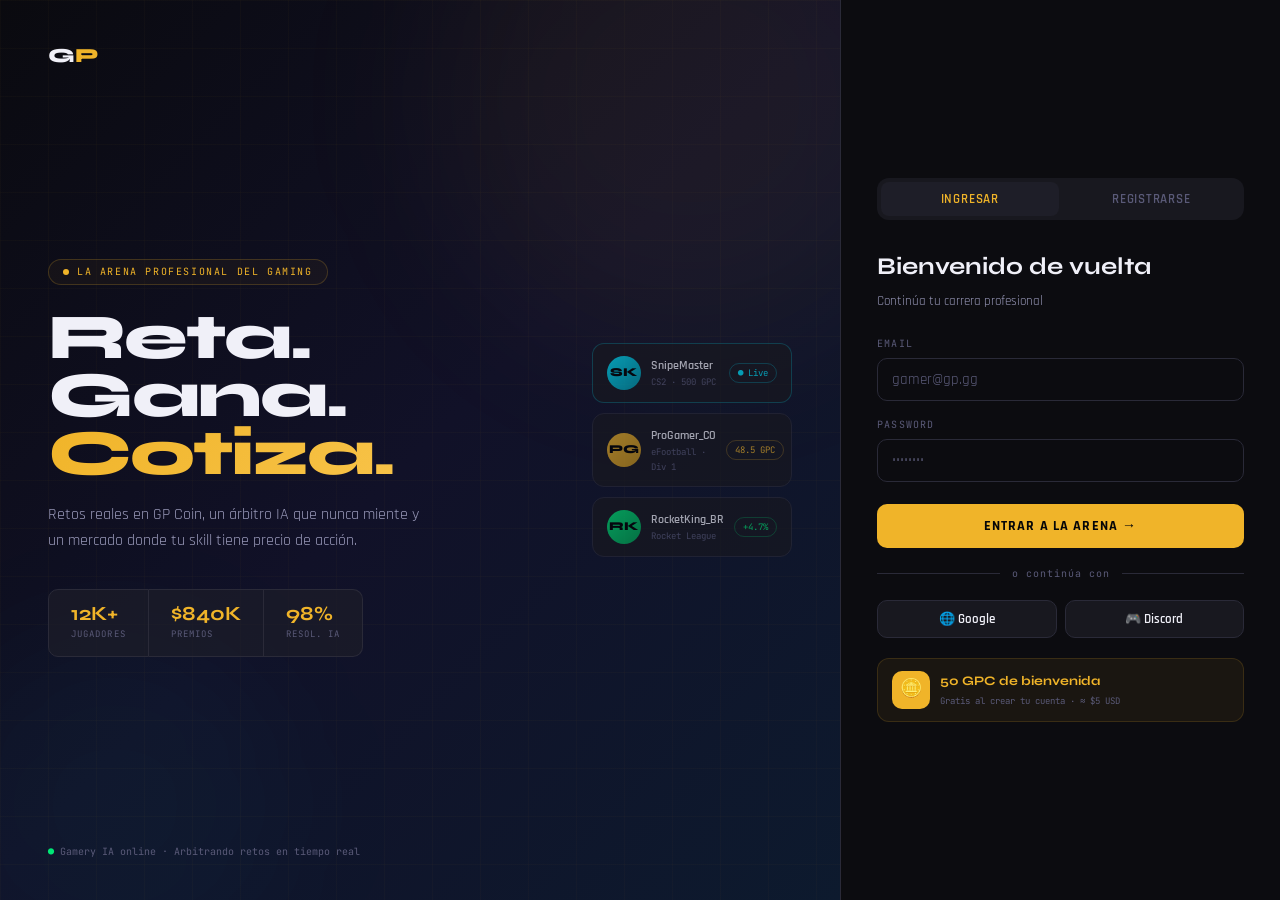
<file: pages/config-reto.html>
<!DOCTYPE html>
<html lang="es">
<head>
  <meta charset="UTF-8">
  <meta name="viewport" content="width=device-width, initial-scale=1.0">
  <title>GP – Mi Zona de Confort</title>
  <link rel="stylesheet" href="../css/design-system.css">
  <style>
    .config-layout { display:grid; grid-template-columns:1fr 300px; gap:24px; align-items:start; }
    .config-main { display:flex; flex-direction:column; gap:20px; }

    .config-section {
      background:var(--surface); border:1px solid var(--border);
      border-radius:var(--r-xl); padding:24px;
    }

    .cs-title { font-family:var(--display); font-size:18px; font-weight:700; margin-bottom:4px; display:flex; align-items:center; gap:8px; }
    .cs-sub   { font-size:13px; color:var(--t2); margin-bottom:20px; line-height:1.5; }

    /* Juegos */
    .juego-toggle {
      display:flex; align-items:center; justify-content:space-between;
      padding:12px 14px; background:var(--elevated); border:1px solid var(--border);
      border-radius:var(--r-md); margin-bottom:8px; cursor:pointer;
      transition:all var(--t-fast);
    }
    .juego-toggle:hover { border-color:var(--muted); }
    .juego-toggle.enabled { border-color:rgba(240,180,41,0.3); background:var(--gold-faint); }
    .jt-left { display:flex; align-items:center; gap:10px; }
    .jt-emoji { font-size:20px; }
    .jt-name  { font-family:var(--ui); font-size:14px; font-weight:600; }
    .jt-tag   { font-family:var(--mono); font-size:10px; color:var(--t3); margin-top:2px; }
    .toggle-switch {
      width:40px; height:22px; border-radius:var(--pill);
      background:var(--muted); position:relative; transition:background var(--t-fast); flex-shrink:0;
    }
    .toggle-switch.on { background:var(--gold); }
    .toggle-knob {
      position:absolute; top:3px; left:3px;
      width:16px; height:16px; border-radius:50%;
      background:#fff; transition:left var(--t-fast);
    }
    .toggle-switch.on .toggle-knob { left:21px; }

    /* Monto slider */
    .range-row { display:grid; grid-template-columns:1fr 1fr; gap:12px; margin-bottom:14px; }
    .range-input-wrap { position:relative; }
    .range-prefix { position:absolute; left:12px; top:50%; transform:translateY(-50%); font-family:var(--mono); font-size:10px; color:var(--t3); pointer-events:none; }
    .range-input { padding-left:52px !important; }
    .tier-range-visual { display:flex; gap:4px; margin-top:8px; }
    .tier-seg { flex:1; height:6px; border-radius:3px; opacity:0.4; transition:opacity var(--t-fast); }
    .tier-seg.active { opacity:1; }

    /* Horario */
    .horario-grid { display:flex; flex-direction:column; gap:6px; }
    .horario-dia  { display:grid; grid-template-columns:90px 1fr; gap:10px; align-items:center; }
    .dia-label    { font-family:var(--mono); font-size:11px; color:var(--t2); letter-spacing:0.06em; text-transform:capitalize; }
    .dia-slots    { display:flex; align-items:center; gap:8px; }
    .dia-time     { font-family:var(--mono); font-size:11px; color:var(--gold); background:var(--gold-faint); border:1px solid rgba(240,180,41,0.2); border-radius:var(--r-sm); padding:3px 10px; }
    .dia-empty    { font-family:var(--mono); font-size:10px; color:var(--t3); }
    .dia-edit-btn { font-family:var(--mono); font-size:9px; padding:3px 8px; border-radius:var(--r-sm); border:1px solid var(--border); background:transparent; color:var(--t3); cursor:pointer; transition:all var(--t-fast); white-space:nowrap; }
    .dia-edit-btn:hover { border-color:var(--gold); color:var(--gold); }
    .dia-edit-btn.active { border-color:var(--red); color:var(--red); }

    /* Opciones radio */
    .radio-group { display:flex; flex-direction:column; gap:8px; }
    .radio-item  { display:flex; align-items:center; gap:10px; padding:10px 14px; border-radius:var(--r-md); border:1px solid var(--border); cursor:pointer; transition:all var(--t-fast); }
    .radio-item:hover { border-color:var(--muted); background:var(--elevated); }
    .radio-item.selected { border-color:rgba(240,180,41,0.3); background:var(--gold-faint); }
    .radio-dot  { width:16px; height:16px; border-radius:50%; border:2px solid var(--border); display:flex; align-items:center; justify-content:center; flex-shrink:0; transition:all var(--t-fast); }
    .radio-item.selected .radio-dot { border-color:var(--gold); background:var(--gold); }
    .radio-dot::after { content:''; width:6px; height:6px; border-radius:50%; background:#fff; display:none; }
    .radio-item.selected .radio-dot::after { display:block; }
    .radio-label { font-family:var(--ui); font-size:14px; font-weight:500; }
    .radio-sub   { font-family:var(--mono); font-size:10px; color:var(--t3); margin-top:1px; }

    /* Switch notificaciones */
    .notif-row  { display:flex; align-items:center; justify-content:space-between; padding:10px 0; border-bottom:1px solid var(--border); }
    .notif-row:last-child { border-bottom:none; }
    .notif-info { flex:1; }
    .notif-name { font-family:var(--ui); font-size:14px; font-weight:500; }
    .notif-desc { font-family:var(--mono); font-size:10px; color:var(--t3); margin-top:2px; }

    /* Gamery resumen panel */
    .gamery-resumen {
      background:linear-gradient(135deg,rgba(240,180,41,0.06),rgba(0,229,255,0.03));
      border:1px solid rgba(240,180,41,0.2); border-radius:var(--r-xl); padding:20px;
    }
    .gr-header { display:flex; align-items:center; gap:10px; margin-bottom:14px; }
    .gr-av { width:40px; height:40px; border-radius:50%; background:var(--gold); display:flex; align-items:center; justify-content:center; font-size:20px; }
    .gr-texto { font-family:var(--ui); font-size:13px; color:var(--t2); line-height:1.6; background:var(--elevated); border-radius:var(--r-md); padding:12px; }
    .gr-texto strong { color:var(--gold); }

    /* Botón guardar sticky */
    .save-bar { position:sticky; bottom:0; padding:16px 0; background:linear-gradient(transparent,var(--black) 50%); margin-top:8px; }
  </style>
</head>
<body>

<nav class="navbar">
  <a href="perfil.html" style="display:flex;align-items:center;gap:6px;color:var(--t2);font-family:var(--mono);font-size:11px;text-decoration:none;margin-right:4px">← Perfil</a>
  <a href="/" class="nav-logo">G<span>P</span></a>
  <div style="font-family:var(--mono);font-size:12px;color:var(--t3);margin-left:8px">/ Zona de Confort</div>
  <div class="nav-right">
    <a href="wallet.html" class="wallet-pill" id="nav-wallet"><span class="wallet-dot"></span>— GPC</a>
    <a href="perfil.html" class="nav-avatar" id="nav-avatar">GP</a>
  </div>
</nav>

<div class="app-shell" style="grid-template-rows:auto">
  <nav class="sidebar">
    <div class="sidebar-section">Principal</div>
    <a href="feed.html"    class="sidebar-item"><span class="sidebar-icon">⚔️</span><span class="sidebar-label">Matchmaking</span></a>
    <a href="arena.html"   class="sidebar-item"><span class="sidebar-icon">🏟️</span><span class="sidebar-label">GP Arena</span></a>
    <a href="perfil.html"  class="sidebar-item"><span class="sidebar-icon">👤</span><span class="sidebar-label">Mi Perfil</span></a>
    <a href="wallet.html"  class="sidebar-item"><span class="sidebar-icon">🪙</span><span class="sidebar-label">Wallet</span></a>
    <div class="sidebar-section">Mercado</div>
    <a href="mercado.html" class="sidebar-item"><span class="sidebar-icon">📈</span><span class="sidebar-label">Bolsa GP</span></a>
    <div class="sidebar-section">Ayuda</div>
    <a href="gamery.html"  class="sidebar-item"><span class="sidebar-icon">🤖</span><span class="sidebar-label">Gamery IA</span></a>
  </nav>

  <main class="main-content">
    <div style="margin-bottom:24px">
      <h1 style="font-family:var(--display);font-size:28px;font-weight:800;margin-bottom:4px">⚔️ Mi Zona de Confort</h1>
      <p style="color:var(--t2);font-size:14px">Configura esto una vez y Gamery se encarga del resto: filtrar oponentes, proponer horarios y validar rangos automáticamente.</p>
    </div>

    <div class="config-layout">
      <div class="config-main">

        <!-- Juegos habilitados -->
        <div class="config-section">
          <div class="cs-title">🎮 Juegos en los que acepto retos</div>
          <div class="cs-sub">Gamery solo te mostrará retos de los juegos que habilites aquí. Desactiva los que no quieras recibir.</div>
          <div id="juegos-list"></div>
        </div>

        <!-- Rango de apuesta -->
        <div class="config-section">
          <div class="cs-title">💰 Rango de apuesta cómodo</div>
          <div class="cs-sub">Gamery filtrará automáticamente los retos fuera de este rango. No verás retos por encima de tu máximo.</div>

          <div class="range-row">
            <div class="input-group" style="margin-bottom:0">
              <label class="input-label">Mínimo</label>
              <div class="range-input-wrap">
                <span class="range-prefix">min GPC</span>
                <input class="input range-input" id="monto-min" type="number" value="100" min="50" max="9999" step="50" oninput="updateRangoVisual()">
              </div>
            </div>
            <div class="input-group" style="margin-bottom:0">
              <label class="input-label">Máximo</label>
              <div class="range-input-wrap">
                <span class="range-prefix">max GPC</span>
                <input class="input range-input" id="monto-max" type="number" value="1000" min="51" max="10000" step="50" oninput="updateRangoVisual()">
              </div>
            </div>
          </div>

          <div id="rango-preview" style="background:var(--elevated);border-radius:var(--r-md);padding:12px;text-align:center;margin-bottom:12px">
            <div style="font-family:var(--mono);font-size:10px;color:var(--t3);margin-bottom:4px">Tu rango actual</div>
            <div style="font-family:var(--display);font-size:20px;font-weight:700;color:var(--gold)" id="rango-text">100 – 1.000 GPC</div>
            <div style="font-family:var(--mono);font-size:10px;color:var(--t3);margin-top:3px" id="rango-usd">≈ $10 – $100 USD</div>
          </div>

          <div class="tier-range-visual" id="tier-visual"></div>
          <div style="display:flex;justify-content:space-between;font-family:var(--mono);font-size:9px;color:var(--t3);margin-top:4px">
            <span>Amateur</span><span>SemiPro</span><span>Pro</span><span>Elite</span><span>Master</span><span>Diamante</span>
          </div>
        </div>

        <!-- Horario -->
        <div class="config-section">
          <div class="cs-title">🕐 Horario disponible</div>
          <div class="cs-sub">Gamery usará esto para proponer horarios automáticamente y no molestarte fuera de tu disponibilidad.</div>

          <div class="input-group">
            <label class="input-label">Zona horaria</label>
            <select class="input" id="timezone" style="max-width:300px">
              <option value="America/Bogota">🇨🇴 Colombia (GMT-5)</option>
              <option value="America/Mexico_City">🇲🇽 México (GMT-6)</option>
              <option value="America/Argentina/Buenos_Aires">🇦🇷 Argentina (GMT-3)</option>
              <option value="America/Sao_Paulo">🇧🇷 Brasil (GMT-3)</option>
              <option value="America/Lima">🇵🇪 Perú (GMT-5)</option>
              <option value="America/Santiago">🇨🇱 Chile (GMT-4)</option>
            </select>
          </div>

          <div class="horario-grid" id="horario-grid"></div>
        </div>

        <!-- Preferencias de oponente -->
        <div class="config-section">
          <div class="cs-title">🌍 Preferencia de oponente</div>
          <div class="cs-sub">Gamery priorizará estos criterios al ordenar el feed y filtrar retadores entrantes.</div>

          <label class="input-label" style="margin-bottom:10px;display:block">País preferido</label>
          <div class="radio-group" id="pais-group">
            <div class="radio-item selected" onclick="selectPais('cualquiera',this)">
              <div class="radio-dot"></div>
              <div><div class="radio-label">🌍 Cualquier país</div><div class="radio-sub">Más oponentes disponibles</div></div>
            </div>
            <div class="radio-item" onclick="selectPais('latam',this)">
              <div class="radio-dot"></div>
              <div><div class="radio-label">🌎 Solo LATAM</div><div class="radio-sub">Mejor conexión y horario compatible</div></div>
            </div>
            <div class="radio-item" onclick="selectPais('CO',this)">
              <div class="radio-dot"></div>
              <div><div class="radio-label">🇨🇴 Solo Colombia</div><div class="radio-sub">Oponentes en tu mismo país</div></div>
            </div>
          </div>

          <label class="input-label" style="margin:18px 0 10px;display:block">Nivel mínimo del oponente</label>
          <div class="radio-group" id="nivel-group">
            <div class="radio-item selected" onclick="selectNivel('cualquiera',this)">
              <div class="radio-dot"></div>
              <div><div class="radio-label">Sin restricción</div><div class="radio-sub">Acepto jugadores de cualquier nivel</div></div>
            </div>
            <div class="radio-item" onclick="selectNivel('wr60',this)">
              <div class="radio-dot"></div>
              <div><div class="radio-label">Winrate ≥ 60%</div><div class="radio-sub">Jugadores con experiencia mínima</div></div>
            </div>
            <div class="radio-item" onclick="selectNivel('wr75',this)">
              <div class="radio-dot"></div>
              <div><div class="radio-label">Winrate ≥ 75%</div><div class="radio-sub">Solo jugadores de alto nivel</div></div>
            </div>
            <div class="radio-item" onclick="selectNivel('ipo',this)">
              <div class="radio-dot"></div>
              <div><div class="radio-label">Solo con IPO activo 📈</div><div class="radio-sub">Jugadores verificados en bolsa</div></div>
            </div>
          </div>
        </div>

        <!-- Notificaciones -->
        <div class="config-section">
          <div class="cs-title">🔔 Notificaciones de Gamery</div>
          <div class="cs-sub">Controla cuándo y cómo Gamery te avisa de oportunidades.</div>

          <div id="notif-list">
            <div class="notif-row">
              <div class="notif-info">
                <div class="notif-name">Alguien me reta</div>
                <div class="notif-desc">Push cuando un jugador te envía un reto</div>
              </div>
              <div class="toggle-switch on" id="notif-reto" onclick="toggleNotif('reto',this)"><div class="toggle-knob"></div></div>
            </div>
            <div class="notif-row">
              <div class="notif-info">
                <div class="notif-name">Solo si cumple mi config</div>
                <div class="notif-desc">Gamery filtra retos fuera de tu rango antes de notificarte</div>
              </div>
              <div class="toggle-switch on" id="notif-filtro" onclick="toggleNotif('filtro',this)"><div class="toggle-knob"></div></div>
            </div>
            <div class="notif-row">
              <div class="notif-info">
                <div class="notif-name">No molestar fuera de horario</div>
                <div class="notif-desc">Silencia notificaciones fuera de tu disponibilidad</div>
              </div>
              <div class="toggle-switch" id="notif-horario" onclick="toggleNotif('horario',this)"><div class="toggle-knob"></div></div>
            </div>
            <div class="notif-row">
              <div class="notif-info">
                <div class="notif-name">Resumen diario de Gamery</div>
                <div class="notif-desc">Gamery te avisa a las 5PM sobre retos disponibles esa noche</div>
              </div>
              <div class="toggle-switch on" id="notif-resumen" onclick="toggleNotif('resumen',this)"><div class="toggle-knob"></div></div>
            </div>
          </div>
        </div>

        <div class="save-bar">
          <button class="btn btn-primary btn-full btn-lg" onclick="guardarConfig()">
            💾 Guardar configuración
          </button>
        </div>

      </div><!-- /config-main -->

      <!-- Panel derecho -->
      <div>
        <div class="gamery-resumen">
          <div class="gr-header">
            <div class="gr-av">🤖</div>
            <div>
              <div style="font-family:var(--display);font-size:15px;font-weight:700">Gamery</div>
              <div style="font-family:var(--mono);font-size:9px;color:var(--green)">● Online</div>
            </div>
          </div>
          <div class="gr-texto" id="gamery-resumen-texto">
            "Configurando tu zona de confort... Te diré exactamente qué haré con esta información."
          </div>
        </div>

        <div class="card" style="margin-top:14px">
          <div style="font-family:var(--display);font-size:14px;font-weight:700;margin-bottom:12px">¿Qué hace Gamery con esto?</div>
          <div style="display:flex;flex-direction:column;gap:10px">
            <div style="display:flex;gap:8px">
              <div style="width:20px;height:20px;border-radius:50%;background:var(--gold);color:var(--black);font-family:var(--mono);font-size:9px;font-weight:700;display:flex;align-items:center;justify-content:center;flex-shrink:0">1</div>
              <div style="font-size:12px;color:var(--t2);line-height:1.5"><strong style="color:var(--t1)">Filtra el feed</strong> — solo ves retos de tus juegos y en tu rango</div>
            </div>
            <div style="display:flex;gap:8px">
              <div style="width:20px;height:20px;border-radius:50%;background:var(--gold);color:var(--black);font-family:var(--mono);font-size:9px;font-weight:700;display:flex;align-items:center;justify-content:center;flex-shrink:0">2</div>
              <div style="font-size:12px;color:var(--t2);line-height:1.5"><strong style="color:var(--t1)">Propone horarios</strong> — cruza tu disponibilidad con la del oponente</div>
            </div>
            <div style="display:flex;gap:8px">
              <div style="width:20px;height:20px;border-radius:50%;background:var(--gold);color:var(--black);font-family:var(--mono);font-size:9px;font-weight:700;display:flex;align-items:center;justify-content:center;flex-shrink:0">3</div>
              <div style="font-size:12px;color:var(--t2);line-height:1.5"><strong style="color:var(--t1)">Valida rangos</strong> — bloquea notificaciones de retos fuera de tu rango</div>
            </div>
            <div style="display:flex;gap:8px">
              <div style="width:20px;height:20px;border-radius:50%;background:var(--gold);color:var(--black);font-family:var(--mono);font-size:9px;font-weight:700;display:flex;align-items:center;justify-content:center;flex-shrink:0">4</div>
              <div style="font-size:12px;color:var(--t2);line-height:1.5"><strong style="color:var(--t1)">Publica en Arena</strong> — con 1 toque usando tu config guardada</div>
            </div>
          </div>
        </div>

        <div class="card" style="margin-top:14px">
          <div style="font-family:var(--display);font-size:14px;font-weight:700;margin-bottom:10px">Acceso rápido a Arena</div>
          <div style="font-size:12px;color:var(--t2);margin-bottom:12px;line-height:1.5">Con tu config guardada puedes publicar en Arena con un solo toque.</div>
          <button class="btn btn-secondary btn-full" onclick="publicarRapido()">🏟️ Publicar con mi config</button>
        </div>
      </div>

    </div><!-- /config-layout -->
  </main>
</div>

<button class="gamery-fab" onclick="window.location.href='gamery.html'">🤖<div class="gamery-fab-pulse"></div></button>

<script src="../js/api.js"></script>
<script>
  requireAuth();

  const JUEGOS_DISPONIBLES = [
    { nombre:'eFootball 2025',   emoji:'⚽', tag:'División 1' },
    { nombre:'Counter-Strike 2', emoji:'🔫', tag:'Faceit 8' },
    { nombre:'Rocket League',    emoji:'🚀', tag:'Diamante' },
    { nombre:'Fortnite',         emoji:'🌪️', tag:'Campeón' },
    { nombre:'Dota 2',           emoji:'⚔️', tag:'Divino' },
    { nombre:'Fall Guys',        emoji:'👑', tag:'Oro' },
  ];

  const DIAS = ['lunes','martes','miercoles','jueves','viernes','sabado','domingo'];

  const TIERS = {
    amateur:  { color:'#8B4513' }, semipro:{ color:'#4169E1' },
    pro:      { color:'#f0b429' }, elite:  { color:'#FF8C00' },
    master:   { color:'#DC143C' }, diamante:{ color:'#00e5ff' },
  };

  let config = {
    juegos_habilitados: ['eFootball 2025','Counter-Strike 2'],
    monto_min_gpc: 100, monto_max_gpc: 1000,
    timezone: 'America/Bogota',
    horario: {
      lunes:     { inicio:'18:00', fin:'22:00' },
      martes:    { inicio:'18:00', fin:'22:00' },
      miercoles: { inicio:'18:00', fin:'22:00' },
      jueves:    { inicio:'18:00', fin:'22:00' },
      viernes:   { inicio:'20:00', fin:'24:00' },
      sabado:    { inicio:'16:00', fin:'24:00' },
      domingo:   { inicio:'18:00', fin:'22:00' },
    },
    pais_preferido: 'cualquiera',
    winrate_minimo: 0,
    notif_fuera_horario: false,
    notif_rango_diferente: true,
    notif_resumen_diario: true,
  };

  async function loadConfig() {
    try {
      const res = await API.wallet.get(); // demo
    } catch {}

    renderJuegos();
    renderHorario();
    updateRangoVisual();
    updateResumenGamery();
  }

  function renderJuegos() {
    document.getElementById('juegos-list').innerHTML = JUEGOS_DISPONIBLES.map(j => {
      const on = config.juegos_habilitados.includes(j.nombre);
      return `
        <div class="juego-toggle${on ? ' enabled' : ''}" id="jt-${j.nombre.replace(/[^a-z]/gi,'')}" onclick="toggleJuego('${j.nombre}',this)">
          <div class="jt-left">
            <span class="jt-emoji">${j.emoji}</span>
            <div>
              <div class="jt-name">${j.nombre}</div>
              <div class="jt-tag">${j.tag}</div>
            </div>
          </div>
          <div class="toggle-switch${on ? ' on' : ''}">
            <div class="toggle-knob"></div>
          </div>
        </div>`;
    }).join('');
  }

  function toggleJuego(nombre, el) {
    const idx = config.juegos_habilitados.indexOf(nombre);
    const sw  = el.querySelector('.toggle-switch');
    if (idx === -1) {
      config.juegos_habilitados.push(nombre);
      sw.classList.add('on');
      el.classList.add('enabled');
    } else {
      if (config.juegos_habilitados.length <= 1) { toast('Debes tener al menos 1 juego habilitado', 'error'); return; }
      config.juegos_habilitados.splice(idx, 1);
      sw.classList.remove('on');
      el.classList.remove('enabled');
    }
    updateResumenGamery();
  }

  function renderHorario() {
    document.getElementById('horario-grid').innerHTML = DIAS.map(dia => {
      const slot = config.horario[dia];
      const diaLabel = dia.charAt(0).toUpperCase() + dia.slice(1);
      return `
        <div class="horario-dia">
          <span class="dia-label">${diaLabel}</span>
          <div class="dia-slots">
            ${slot
              ? `<span class="dia-time">${slot.inicio} – ${slot.fin}</span>`
              : `<span class="dia-empty">No disponible</span>`}
            <button class="dia-edit-btn${slot ? '' : ''}" onclick="editarDia('${dia}',this)">
              ${slot ? '✏️ Editar' : '+ Agregar'}
            </button>
            ${slot ? `<button class="dia-edit-btn" style="color:var(--red);border-color:var(--red)" onclick="quitarDia('${dia}')">✕</button>` : ''}
          </div>
        </div>`;
    }).join('');
  }

  function editarDia(dia, btn) {
    const actual = config.horario[dia];
    const inicio = prompt(`Hora de inicio para ${dia} (ej: 18:00):`, actual?.inicio || '18:00');
    if (!inicio) return;
    const fin = prompt(`Hora de fin para ${dia} (ej: 22:00):`, actual?.fin || '22:00');
    if (!fin) return;
    config.horario[dia] = { inicio, fin };
    renderHorario();
    updateResumenGamery();
  }

  function quitarDia(dia) {
    delete config.horario[dia];
    renderHorario();
    updateResumenGamery();
  }

  function updateRangoVisual() {
    const min = parseInt(document.getElementById('monto-min').value) || 50;
    const max = parseInt(document.getElementById('monto-max').value) || 1000;
    config.monto_min_gpc = min;
    config.monto_max_gpc = max;

    document.getElementById('rango-text').textContent = `${min.toLocaleString()} – ${max.toLocaleString()} GPC`;
    document.getElementById('rango-usd').textContent  = `≈ ${GPC.toUSD(min).replace('$','')} – ${GPC.toUSD(max)} USD`;

    // Tier visual
    const TIERS_ORDER = ['amateur','semipro','pro','elite','master','diamante'];
    const TIERS_MIN   = [50, 100, 500, 1000, 5000, 10000];
    const TIERS_MAX   = [99, 499, 999, 4999, 9999, 10000];

    document.getElementById('tier-visual').innerHTML = TIERS_ORDER.map((t, i) => {
      const overlap = min <= TIERS_MAX[i] && max >= TIERS_MIN[i];
      return `<div class="tier-seg${overlap ? ' active' : ''}" style="background:${TIERS[t].color}"></div>`;
    }).join('');

    updateResumenGamery();
  }

  function selectPais(val, el) {
    config.pais_preferido = val;
    document.querySelectorAll('#pais-group .radio-item').forEach(r => r.classList.remove('selected'));
    el.classList.add('selected');
    updateResumenGamery();
  }

  function selectNivel(val, el) {
    config.winrate_minimo = val === 'cualquiera' ? 0 : val === 'wr60' ? 60 : val === 'wr75' ? 75 : 0;
    config.solo_con_ipo   = val === 'ipo';
    document.querySelectorAll('#nivel-group .radio-item').forEach(r => r.classList.remove('selected'));
    el.classList.add('selected');
    updateResumenGamery();
  }

  function toggleNotif(tipo, el) {
    el.classList.toggle('on');
    const on = el.classList.contains('on');
    if (tipo === 'horario')  config.notif_fuera_horario = !on;
    if (tipo === 'filtro')   config.notif_rango_diferente = on;
    if (tipo === 'resumen')  config.notif_resumen_diario = on;
  }

  function updateResumenGamery() {
    const juegos = config.juegos_habilitados;
    const min    = config.monto_min_gpc;
    const max    = config.monto_max_gpc;
    const wr     = config.winrate_minimo;
    const pais   = config.pais_preferido;
    const dias   = Object.keys(config.horario).length;

    let texto = `"Listo. Con esta configuración voy a:\n\n`;
    if (juegos.length) texto += `• Mostrarte retos de <strong>${juegos.slice(0,2).join('</strong> y <strong>')}${juegos.length > 2 ? ` (+${juegos.length-2} más)` : ''}</strong>\n`;
    texto += `• Filtrar apuestas entre <strong>${min.toLocaleString()} y ${max.toLocaleString()} GPC</strong>\n`;
    if (wr > 0) texto += `• Buscar oponentes con WR ≥ <strong>${wr}%</strong>\n`;
    if (pais !== 'cualquiera') texto += `• Priorizar jugadores de <strong>${pais}</strong>\n`;
    if (dias > 0) texto += `• Proponer horarios en <strong>${dias} días</strong> de la semana\n`;
    texto += `\nPuedes cambiar esto cuando quieras."`;

    document.getElementById('gamery-resumen-texto').innerHTML = texto.replace(/\n/g, '<br>');
  }

  async function guardarConfig() {
    const btn = document.querySelector('.save-bar button');
    btn.textContent = '💾 Guardando...'; btn.disabled = true;

    try {
      await API.wallet.get(); // placeholder hasta que exista el endpoint de config
      toast('✅ Configuración guardada. Gamery la aplicará en todos tus retos.', 'success');
    } catch {
      toast('✅ Configuración guardada (demo)', 'success');
    }

    btn.textContent = '💾 Guardar configuración'; btn.disabled = false;
  }

  function publicarRapido() {
    const juego = config.juegos_habilitados[0] || 'eFootball 2025';
    const monto = Math.round((config.monto_min_gpc + config.monto_max_gpc) / 2);
    toast(`🏟️ Publicando en Arena: ${juego} · ${GPC.format(monto)}...`, 'info');
    setTimeout(() => window.location.href = 'arena.html', 1200);
  }

  loadConfig();
  initNavbar();
</script>
</body>
</html>
</file>
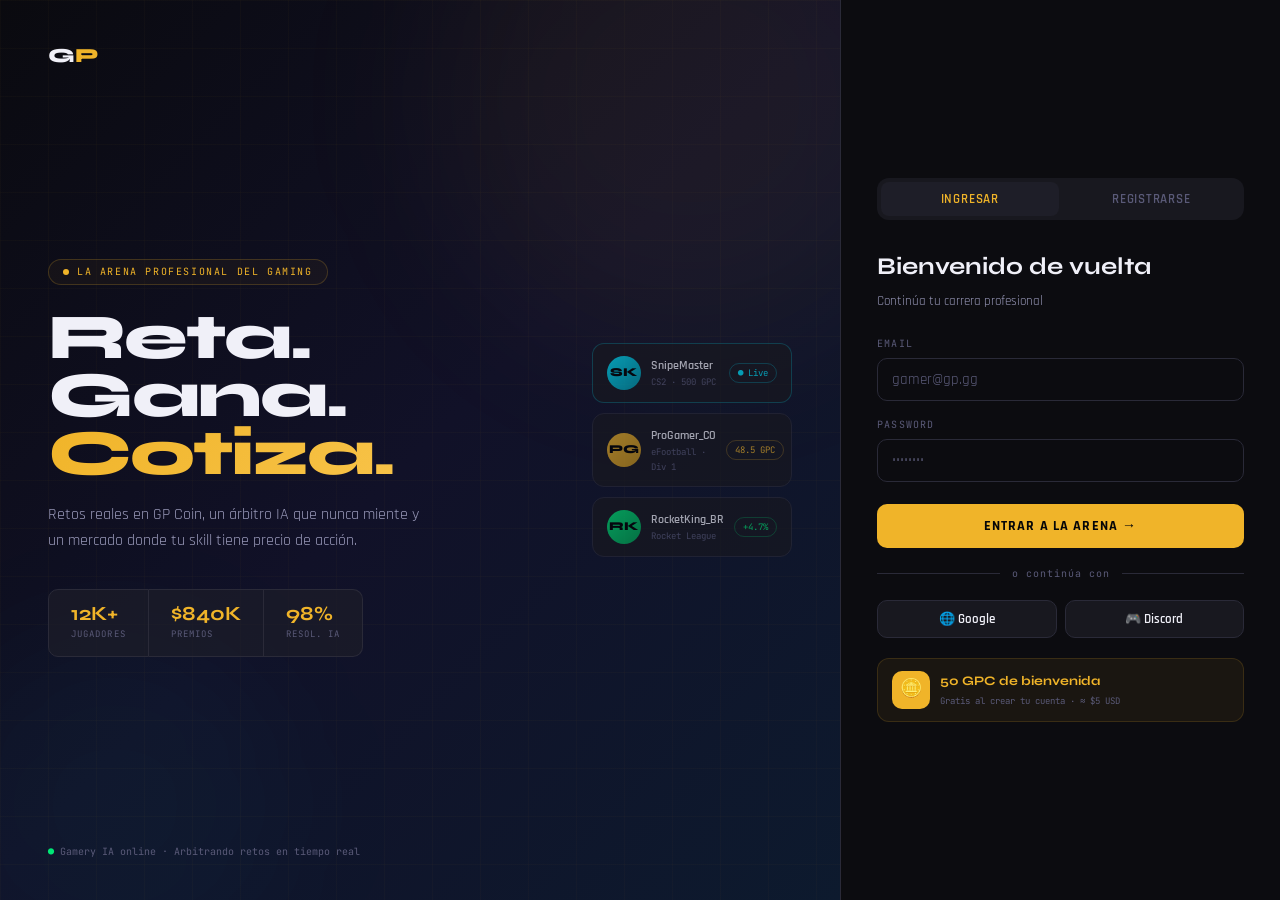
<file: pages/login.html>
<!DOCTYPE html>
<html lang="es">
<head>
  <meta charset="UTF-8">
  <meta name="viewport" content="width=device-width, initial-scale=1.0">
  <title>GP – Ingresa a la arena</title>
  <link rel="stylesheet" href="../css/design-system.css">
  <style>
    body { display:grid; grid-template-columns: 1fr 440px; min-height: 100vh; }

    /* ── Hero lado izquierdo ── */
    .auth-hero {
      position: relative; overflow: hidden;
      background: linear-gradient(135deg, #0a0a0f 0%, #111128 50%, #0d1a2e 100%);
      display: flex; flex-direction: column;
      justify-content: space-between; padding: 40px 48px;
    }

    .auth-hero::before {
      content: '';
      position: absolute; inset: 0;
      background-image:
        linear-gradient(rgba(240,180,41,0.025) 1px, transparent 1px),
        linear-gradient(90deg, rgba(240,180,41,0.025) 1px, transparent 1px);
      background-size: 48px 48px;
    }

    .auth-hero-orb-1 {
      position: absolute; width: 500px; height: 500px; border-radius: 50%;
      background: rgba(240,180,41,0.05); filter: blur(80px);
      top: -150px; right: -100px; pointer-events: none;
    }

    .auth-hero-orb-2 {
      position: absolute; width: 350px; height: 350px; border-radius: 50%;
      background: rgba(0,229,255,0.03); filter: blur(70px);
      bottom: -80px; left: -60px; pointer-events: none;
    }

    .hero-content { position: relative; z-index: 1; flex: 1; display: flex; flex-direction: column; justify-content: center; }

    .hero-eyebrow {
      display: inline-flex; align-items: center; gap: 8px;
      font-family: var(--mono); font-size: 10px; letter-spacing: 0.16em;
      text-transform: uppercase; color: var(--gold);
      border: 1px solid rgba(240,180,41,0.2); border-radius: var(--pill);
      padding: 4px 14px; margin-bottom: 24px; width: fit-content;
      background: rgba(240,180,41,0.04);
    }

    .hero-eyebrow::before {
      content: ''; width: 6px; height: 6px; border-radius: 50%;
      background: var(--gold); animation: blink 2s infinite;
    }

    .hero-title {
      font-family: var(--display); font-size: clamp(44px, 5vw, 72px);
      font-weight: 800; line-height: 0.9; letter-spacing: -0.03em; margin-bottom: 20px;
    }

    .hero-title .gold { background: linear-gradient(135deg, var(--gold), var(--gold-lt)); -webkit-background-clip: text; -webkit-text-fill-color: transparent; background-clip: text; display: block; }

    .hero-desc { font-size: 16px; color: var(--t2); line-height: 1.6; max-width: 380px; margin-bottom: 36px; }

    /* Stats */
    .hero-stats { display: flex; gap: 0; position: relative; z-index: 1; }
    .hs { padding: 14px 22px; border: 1px solid var(--border); background: rgba(30,30,40,0.6); }
    .hs:first-child { border-radius: 10px 0 0 10px; }
    .hs:last-child  { border-radius: 0 10px 10px 0; border-left: none; }
    .hs:not(:first-child):not(:last-child) { border-left: none; }
    .hs-v { font-family: var(--display); font-size: 20px; font-weight: 700; color: var(--gold); line-height: 1; }
    .hs-l { font-family: var(--mono); font-size: 9px; color: var(--t3); letter-spacing: 0.12em; text-transform: uppercase; margin-top: 3px; }

    /* Floating cards */
    .floating-cards {
      position: absolute; right: 48px; top: 50%; transform: translateY(-50%);
      display: flex; flex-direction: column; gap: 10px; opacity: 0.65; z-index: 1;
    }

    .float-card {
      background: var(--surface); border: 1px solid var(--border);
      border-radius: 12px; padding: 12px 14px;
      display: flex; align-items: center; gap: 10px; width: 200px;
    }

    .float-card.live { border-color: rgba(0,229,255,0.3); }

    .fc-av {
      width: 34px; height: 34px; border-radius: 50%;
      display: flex; align-items: center; justify-content: center;
      font-family: var(--display); font-size: 12px; font-weight: 800; flex-shrink: 0;
    }

    .fc-name { font-family: var(--ui); font-size: 12px; font-weight: 600; }
    .fc-sub  { font-family: var(--mono); font-size: 9px; color: var(--t3); }

    .fc-badge {
      margin-left: auto; font-family: var(--mono); font-size: 9px;
      padding: 2px 8px; border-radius: var(--pill); border: 1px solid; white-space: nowrap;
    }

    /* ── Panel de auth ── */
    .auth-panel {
      background: var(--void);
      border-left: 1px solid var(--border);
      display: flex; flex-direction: column; justify-content: center;
      padding: 48px 36px;
    }

    .auth-tabs {
      display: flex; gap: 4px;
      background: var(--surface); border-radius: 12px; padding: 4px; margin-bottom: 28px;
    }

    .auth-tab {
      flex: 1; padding: 9px; border-radius: 8px; border: none; cursor: pointer;
      font-family: var(--ui); font-size: 13px; font-weight: 600;
      letter-spacing: 0.06em; text-transform: uppercase;
      background: transparent; color: var(--t3); transition: all var(--t-fast);
    }

    .auth-tab.active { background: var(--elevated); color: var(--gold); }

    .auth-title { font-family: var(--display); font-size: 24px; font-weight: 700; margin-bottom: 4px; }
    .auth-sub   { font-size: 13px; color: var(--t2); margin-bottom: 24px; }

    .error-msg {
      background: rgba(255,61,87,0.08); border: 1px solid rgba(255,61,87,0.2);
      border-radius: var(--r-md); padding: 10px 14px;
      font-size: 13px; color: var(--red); margin-bottom: 16px; display: none;
    }

    .row-2 { display: grid; grid-template-columns: 1fr 1fr; gap: 12px; }

    .submit-btn {
      width: 100%; padding: 13px; border-radius: var(--r-md); border: none; cursor: pointer;
      font-family: var(--ui); font-size: 14px; font-weight: 800;
      letter-spacing: 0.08em; text-transform: uppercase;
      background: var(--gold); color: var(--black);
      margin-top: 6px; transition: all var(--t-fast);
    }

    .submit-btn:hover:not(:disabled) { background: var(--gold-lt); transform: translateY(-1px); }
    .submit-btn:disabled { opacity: 0.5; cursor: not-allowed; }

    .or-divider {
      display: flex; align-items: center; gap: 12px; margin: 18px 0;
      font-family: var(--mono); font-size: 10px; color: var(--t3); letter-spacing: 0.1em;
    }

    .or-divider::before, .or-divider::after { content: ''; flex: 1; height: 1px; background: var(--border); }

    .social-row { display: flex; gap: 8px; }

    .social-btn {
      flex: 1; padding: 10px; border-radius: var(--r-md); cursor: pointer;
      font-family: var(--ui); font-size: 13px; font-weight: 600;
      background: var(--surface); border: 1px solid var(--border);
      color: var(--t1); transition: all var(--t-fast);
    }

    .social-btn:hover { border-color: var(--muted); background: var(--elevated); }

    .bonus-card {
      margin-top: 20px;
      background: var(--gold-faint); border: 1px solid rgba(240,180,41,0.15);
      border-radius: 12px; padding: 12px 14px;
      display: flex; align-items: center; gap: 10px;
    }

    .bonus-icon {
      width: 38px; height: 38px; background: var(--gold); border-radius: 10px;
      display: flex; align-items: center; justify-content: center;
      font-size: 18px; flex-shrink: 0;
    }

    .bonus-title { font-family: var(--display); font-size: 13px; font-weight: 700; color: var(--gold); }
    .bonus-sub   { font-family: var(--mono); font-size: 9px; color: var(--t3); margin-top: 2px; }

    /* Ocultar vistas por defecto */
    #view-register { display: none; }

    @media (max-width: 900px) {
      body { grid-template-columns: 1fr; }
      .auth-hero { display: none; }
      .auth-panel { min-height: 100vh; }
    }
  </style>
</head>
<body>

<!-- Hero izquierdo -->
<div class="auth-hero">
  <div class="auth-hero-orb-1"></div>
  <div class="auth-hero-orb-2"></div>

  <a href="/" class="nav-logo" style="position:relative;z-index:1">G<span>P</span></a>

  <div class="hero-content">
    <div class="hero-eyebrow">La arena profesional del gaming</div>
    <h1 class="hero-title">Reta.<br>Gana.<br><span class="gold">Cotiza.</span></h1>
    <p class="hero-desc">Retos reales en GP Coin, un árbitro IA que nunca miente y un mercado donde tu skill tiene precio de acción.</p>

    <div class="hero-stats">
      <div class="hs"><div class="hs-v">12K+</div><div class="hs-l">Jugadores</div></div>
      <div class="hs"><div class="hs-v">$840K</div><div class="hs-l">Premios</div></div>
      <div class="hs"><div class="hs-v">98%</div><div class="hs-l">Resol. IA</div></div>
    </div>
  </div>

  <!-- Floating cards -->
  <div class="floating-cards">
    <div class="float-card live">
      <div class="fc-av" style="background:linear-gradient(135deg,#00e5ff,#0096aa);color:#000">SK</div>
      <div><div class="fc-name">SnipeMaster</div><div class="fc-sub">CS2 · 500 GPC</div></div>
      <div class="fc-badge" style="color:var(--cyan);border-color:rgba(0,229,255,0.3)">● Live</div>
    </div>
    <div class="float-card">
      <div class="fc-av" style="background:linear-gradient(135deg,#f0b429,#c4911a);color:#000">PG</div>
      <div><div class="fc-name">ProGamer_CO</div><div class="fc-sub">eFootball · Div 1</div></div>
      <div class="fc-badge" style="color:var(--gold);border-color:rgba(240,180,41,0.3)">48.5 GPC</div>
    </div>
    <div class="float-card">
      <div class="fc-av" style="background:linear-gradient(135deg,#00e676,#00a152);color:#000">RK</div>
      <div><div class="fc-name">RocketKing_BR</div><div class="fc-sub">Rocket League</div></div>
      <div class="fc-badge" style="color:var(--green);border-color:rgba(0,230,118,0.3)">+4.7%</div>
    </div>
  </div>

  <div style="position:relative;z-index:1;font-family:var(--mono);font-size:10px;color:var(--t3)">
    <span style="color:var(--green)">●</span> Gamery IA online · Arbitrando retos en tiempo real
  </div>
</div>

<!-- Panel de autenticación -->
<div class="auth-panel">

  <!-- Tabs -->
  <div class="auth-tabs">
    <button class="auth-tab active" onclick="showTab('login')">Ingresar</button>
    <button class="auth-tab" onclick="showTab('register')">Registrarse</button>
  </div>

  <!-- Error -->
  <div class="error-msg" id="error-msg"></div>

  <!-- LOGIN -->
  <div id="view-login">
    <div class="auth-title">Bienvenido de vuelta</div>
    <div class="auth-sub">Continúa tu carrera profesional</div>

    <div class="input-group">
      <label class="input-label">Email</label>
      <input class="input" id="login-email" type="email" placeholder="gamer@gp.gg">
    </div>

    <div class="input-group">
      <label class="input-label">Password</label>
      <input class="input" id="login-pwd" type="password" placeholder="••••••••">
    </div>

    <button class="submit-btn" id="login-btn" onclick="doLogin()">Entrar a la arena →</button>

    <div class="or-divider">o continúa con</div>

    <div class="social-row">
      <button class="social-btn">🌐 Google</button>
      <button class="social-btn">🎮 Discord</button>
    </div>

    <div class="bonus-card">
      <div class="bonus-icon">🪙</div>
      <div>
        <div class="bonus-title">50 GPC de bienvenida</div>
        <div class="bonus-sub">Gratis al crear tu cuenta · ≈ $5 USD</div>
      </div>
    </div>
  </div>

  <!-- REGISTRO -->
  <div id="view-register">
    <div class="auth-title">Únete a GP</div>
    <div class="auth-sub">Crea tu cuenta y recibe 50 GPC gratis</div>

    <div class="row-2">
      <div class="input-group">
        <label class="input-label">Username</label>
        <input class="input" id="reg-username" placeholder="@progamer">
      </div>
      <div class="input-group">
        <label class="input-label">Nombre</label>
        <input class="input" id="reg-nombre" placeholder="ProGamer">
      </div>
    </div>

    <div class="input-group">
      <label class="input-label">Email</label>
      <input class="input" id="reg-email" type="email" placeholder="gamer@gp.gg">
    </div>

    <div class="row-2">
      <div class="input-group">
        <label class="input-label">Password</label>
        <input class="input" id="reg-pwd" type="password" placeholder="••••••••">
      </div>
      <div class="input-group">
        <label class="input-label">Confirmar</label>
        <input class="input" id="reg-pwd2" type="password" placeholder="••••••••">
      </div>
    </div>

    <div class="row-2">
      <div class="input-group">
        <label class="input-label">País</label>
        <select class="input" id="reg-pais">
          <option value="CO">🇨🇴 Colombia</option>
          <option value="MX">🇲🇽 México</option>
          <option value="AR">🇦🇷 Argentina</option>
          <option value="BR">🇧🇷 Brasil</option>
          <option value="PE">🇵🇪 Perú</option>
          <option value="CL">🇨🇱 Chile</option>
          <option value="US">🇺🇸 USA</option>
        </select>
      </div>
      <div class="input-group">
        <label class="input-label">Juego principal</label>
        <select class="input" id="reg-juego">
          <option value="">Selecciona...</option>
          <option>eFootball 2025</option>
          <option>Counter-Strike 2</option>
          <option>Fortnite</option>
          <option>Rocket League</option>
          <option>Dota 2</option>
        </select>
      </div>
    </div>

    <button class="submit-btn" id="reg-btn" onclick="doRegistro()">Crear cuenta y reclamar 50 GPC →</button>

    <div class="bonus-card" style="margin-top:16px">
      <div class="bonus-icon">🪙</div>
      <div>
        <div class="bonus-title">50 GPC al registrarte</div>
        <div class="bonus-sub">Sin depósito · Suficiente para tu primer reto</div>
      </div>
    </div>
  </div>

</div>

<script src="../js/api.js"></script>
<script>
  redirectIfLoggedIn();

  function showTab(tab) {
    document.querySelectorAll('.auth-tab').forEach((t, i) => {
      t.classList.toggle('active', (i === 0 && tab === 'login') || (i === 1 && tab === 'register'));
    });
    document.getElementById('view-login').style.display    = tab === 'login'    ? 'block' : 'none';
    document.getElementById('view-register').style.display = tab === 'register' ? 'block' : 'none';
    document.getElementById('error-msg').style.display = 'none';
  }

  function showError(msg) {
    const el = document.getElementById('error-msg');
    el.textContent = msg;
    el.style.display = 'block';
  }

  async function doLogin() {
    const email = document.getElementById('login-email').value.trim();
    const pwd   = document.getElementById('login-pwd').value;
    if (!email || !pwd) { showError('Completa todos los campos'); return; }

    const btn = document.getElementById('login-btn');
    btn.textContent = 'Entrando...'; btn.disabled = true;

    try {
      const session = await API.auth.login(email, pwd);
      Auth.setToken(session.access_token);
      Auth.setUser(session.perfil);
      toast('¡Bienvenido de vuelta!', 'success');
      setTimeout(() => window.location.href = '/pages/feed.html', 800);
    } catch (e) {
      showError(e.message);
      btn.textContent = 'Entrar a la arena →'; btn.disabled = false;
    }
  }

  async function doRegistro() {
    const username = document.getElementById('reg-username').value.trim();
    const nombre   = document.getElementById('reg-nombre').value.trim();
    const email    = document.getElementById('reg-email').value.trim();
    const pwd      = document.getElementById('reg-pwd').value;
    const pwd2     = document.getElementById('reg-pwd2').value;
    const pais     = document.getElementById('reg-pais').value;
    const juegazo  = document.getElementById('reg-juego').value;

    if (!username || !nombre || !email || !pwd) { showError('Completa todos los campos'); return; }
    if (pwd !== pwd2) { showError('Las contraseñas no coinciden'); return; }
    if (pwd.length < 8) { showError('El password debe tener al menos 8 caracteres'); return; }

    const btn = document.getElementById('reg-btn');
    btn.textContent = 'Creando cuenta...'; btn.disabled = true;

    try {
      const session = await API.auth.registro({ email, password: pwd, username, nombre_display: nombre, pais, idioma_principal: 'es', tipo: 'retador', juego: juegazo});
      Auth.setToken(session.access_token);
      Auth.setUser(session.perfil);
      toast('¡Cuenta creada! 50 GPC acreditados 🎉', 'success');
      setTimeout(() => window.location.href = '/pages/feed.html', 1000);
    } catch (e) {
      showError(e.message);
      btn.textContent = 'Crear cuenta y reclamar 50 GPC →'; btn.disabled = false;
    }
  }

  // Enter para login
  ['login-email','login-pwd'].forEach(id => {
    document.getElementById(id).addEventListener('keydown', e => { if (e.key === 'Enter') doLogin(); });
  });
</script>
</body>
</html>
</file>
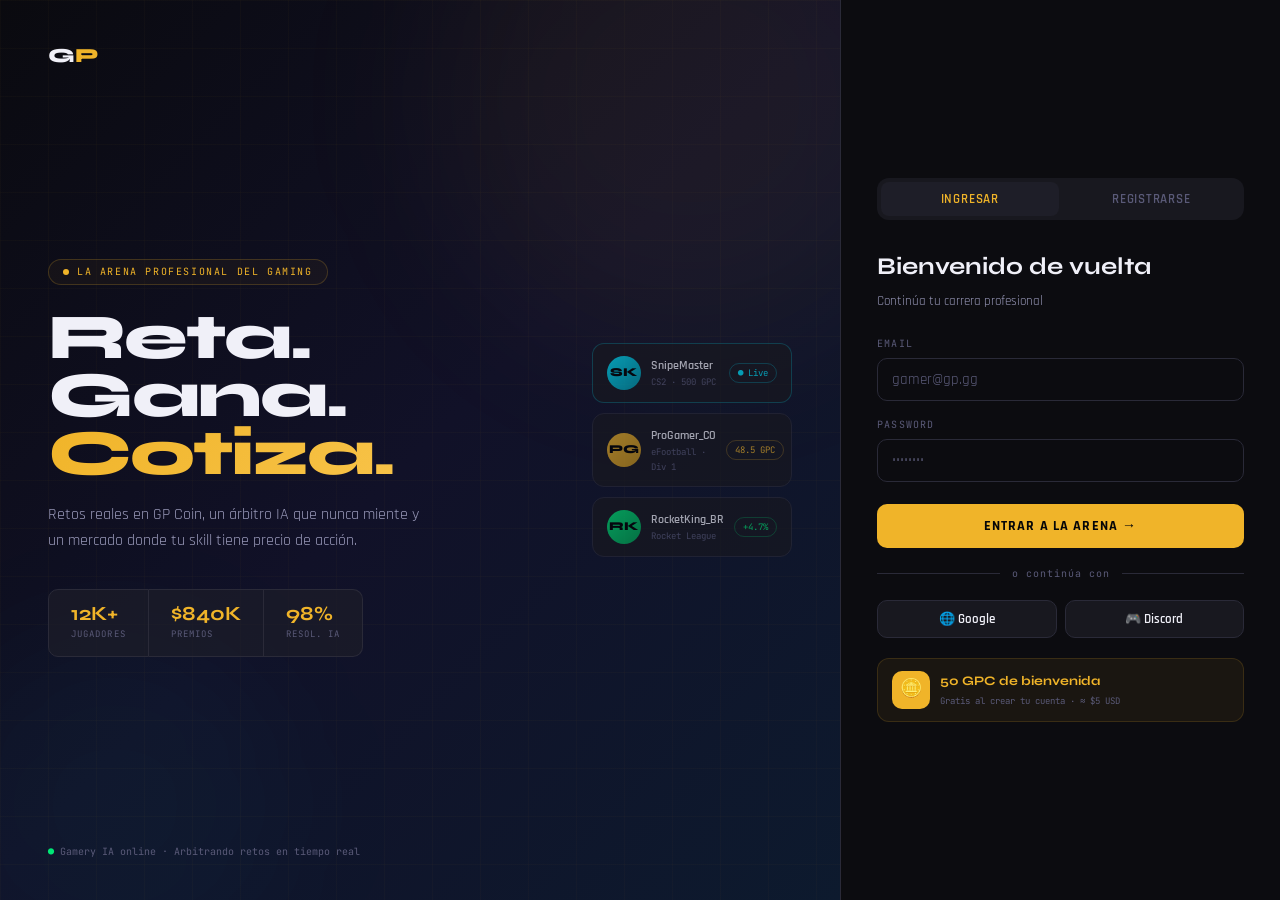
<file: pages/mercado.html>
<!DOCTYPE html>
<html lang="es">
<head>
  <meta charset="UTF-8">
  <meta name="viewport" content="width=device-width, initial-scale=1.0">
  <title>GP – Mercado Bursátil</title>
  <link rel="stylesheet" href="../css/design-system.css">
  <style>
    .mercado-header { margin-bottom:24px; }
    .mercado-tabs { display:flex;gap:6px;margin-bottom:24px; }
    .mtab { padding:9px 20px;border-radius:var(--pill);font-family:var(--ui);font-size:13px;font-weight:600;letter-spacing:0.04em;background:var(--surface);border:1px solid var(--border);color:var(--t2);cursor:pointer;transition:all var(--t-fast); }
    .mtab:hover { border-color:var(--muted);color:var(--t1); }
    .mtab.active { background:var(--gold-faint);border-color:rgba(240,180,41,0.3);color:var(--gold); }

    /* Tabla mercado */
    .mercado-table { width:100%;border-collapse:collapse; }
    .mercado-table thead th { font-family:var(--mono);font-size:9px;letter-spacing:0.12em;text-transform:uppercase;color:var(--t3);padding:10px 12px;text-align:left;border-bottom:1px solid var(--border); }
    .mercado-table tbody tr { border-bottom:1px solid var(--border);transition:background var(--t-fast);cursor:pointer; }
    .mercado-table tbody tr:hover { background:var(--elevated); }
    .mercado-table tbody td { padding:12px; }
    .player-cell { display:flex;align-items:center;gap:10px; }
    .player-av-sm { width:36px;height:36px;border-radius:50%;display:flex;align-items:center;justify-content:center;font-family:var(--display);font-size:13px;font-weight:800;flex-shrink:0; }
    .ticker { font-family:var(--mono);font-size:11px;color:var(--gold);background:var(--gold-faint);border:1px solid rgba(240,180,41,0.2);border-radius:4px;padding:2px 8px;letter-spacing:0.08em; }
    .price-cell { font-family:var(--display);font-size:16px;font-weight:700;color:var(--t1); }
    .chg-cell { font-family:var(--mono);font-size:12px; }

    /* Mini sparkline en tabla */
    .mini-spark { display:flex;align-items:flex-end;gap:1px;height:28px;width:60px; }
    .mini-bar { flex:1;border-radius:1px 1px 0 0;opacity:0.7;min-width:2px; }

    /* Panel derecho portafolio */
    .mercado-layout { display:flex;gap:24px;align-items:flex-start; }
    .mercado-main { flex:1;min-width:0; }
    .mercado-right { width:280px;flex-shrink:0; }

    .portafolio-card { background:var(--surface);border:1px solid var(--border);border-radius:var(--r-lg);padding:20px;margin-bottom:16px; }
    .port-total { font-family:var(--display);font-size:28px;font-weight:700;color:var(--gold); }
    .port-pl { font-family:var(--mono);font-size:11px;margin-top:4px; }

    .port-item { display:flex;align-items:center;gap:8px;padding:10px 0;border-bottom:1px solid var(--border); }
    .port-item:last-child { border-bottom:none; }

    /* Modal orden */
    .modal-overlay { position:fixed;inset:0;background:rgba(0,0,0,0.7);backdrop-filter:blur(4px);z-index:200;display:flex;align-items:center;justify-content:center;padding:20px; }
    .modal { background:var(--surface);border:1px solid var(--border);border-radius:var(--r-xl);padding:28px;max-width:420px;width:100%;position:relative;animation:slide-up 0.3s ease; }

    .orden-tabs { display:flex;gap:4px;background:var(--elevated);border-radius:var(--r-md);padding:4px;margin-bottom:20px; }
    .orden-tab { flex:1;padding:8px;border-radius:var(--r-sm);border:none;cursor:pointer;font-family:var(--ui);font-size:13px;font-weight:600;letter-spacing:0.04em;text-transform:uppercase;background:transparent;color:var(--t3);transition:all var(--t-fast); }
    .orden-tab.active { background:var(--surface);color:var(--gold); }

    .precio-display { background:var(--elevated);border-radius:var(--r-md);padding:16px;text-align:center;margin-bottom:16px; }
    .precio-actual  { font-family:var(--display);font-size:32px;font-weight:800;color:var(--gold); }
    .precio-sub     { font-family:var(--mono);font-size:10px;color:var(--t3);margin-top:4px; }

    .cantidad-input { display:flex;align-items:center;gap:10px;margin-bottom:16px; }
    .qty-btn { width:36px;height:36px;background:var(--elevated);border:1px solid var(--border);border-radius:var(--r-md);color:var(--t1);font-size:20px;cursor:pointer;display:flex;align-items:center;justify-content:center;transition:all var(--t-fast); }
    .qty-btn:hover { border-color:var(--gold);color:var(--gold); }
  </style>
</head>
<body>

<nav class="navbar">
  <a href="/" class="nav-logo">G<span>P</span></a>
  <div style="font-family:var(--mono);font-size:12px;color:var(--t3);margin-left:8px">/ Mercado</div>
  <div class="nav-right">
    <a href="wallet.html" class="wallet-pill" id="nav-wallet"><span class="wallet-dot"></span>— GPC</a>
    <a href="perfil.html" class="nav-avatar" id="nav-avatar">GP</a>
  </div>
</nav>

<div class="app-shell" style="grid-template-rows:auto">
  <nav class="sidebar">
    <div class="sidebar-section">Principal</div>
    <a href="feed.html"    class="sidebar-item"><span class="sidebar-icon">⚔️</span><span class="sidebar-label">Arena</span></a>
    <a href="perfil.html"  class="sidebar-item"><span class="sidebar-icon">👤</span><span class="sidebar-label">Mi Perfil</span></a>
    <a href="wallet.html"  class="sidebar-item"><span class="sidebar-icon">🪙</span><span class="sidebar-label">Wallet</span></a>
    <div class="sidebar-section">Mercado</div>
    <a href="mercado.html" class="sidebar-item active"><span class="sidebar-icon">📈</span><span class="sidebar-label">Bolsa GP</span></a>
    <div class="sidebar-section">Ayuda</div>
    <a href="gamery.html"  class="sidebar-item"><span class="sidebar-icon">🤖</span><span class="sidebar-label">Gamery IA</span></a>
  </nav>

  <main class="main-content">
    <div class="mercado-layout">
      <div class="mercado-main">

        <div class="mercado-header">
          <h1 style="font-family:var(--display);font-size:28px;font-weight:800;margin-bottom:6px">Bolsa GP 📈</h1>
          <p style="color:var(--t2);font-size:14px">Invierte en jugadores como si fueran acciones. El precio sube con victorias.</p>
        </div>

        <div class="mercado-tabs">
          <button class="mtab active" onclick="sortBy('market_cap',this)">Market Cap</button>
          <button class="mtab" onclick="sortBy('variacion_24h',this)">↑ Ganadores</button>
          <button class="mtab" onclick="sortBy('volumen',this)">Volumen</button>
          <button class="mtab" onclick="sortBy('winrate',this)">Winrate</button>
        </div>

        <!-- Tabla -->
        <div style="background:var(--surface);border:1px solid var(--border);border-radius:var(--r-lg);overflow:hidden">
          <table class="mercado-table">
            <thead>
              <tr>
                <th>#</th>
                <th>Jugador</th>
                <th>Precio</th>
                <th>24h</th>
                <th>Market Cap</th>
                <th>WR</th>
                <th>7 días</th>
                <th>Acción</th>
              </tr>
            </thead>
            <tbody id="mercado-tbody">
              <tr><td colspan="8" style="text-align:center;padding:30px;color:var(--t3)"><div class="loading-spinner" style="margin:0 auto 10px"></div>Cargando mercado...</td></tr>
            </tbody>
          </table>
        </div>

      </div><!-- /mercado-main -->

      <!-- Right: Portafolio -->
      <div class="mercado-right">
        <h3 style="font-family:var(--display);font-size:16px;font-weight:700;margin-bottom:14px">Mi Portafolio</h3>

        <div class="portafolio-card">
          <div style="font-family:var(--mono);font-size:9px;color:var(--t3);letter-spacing:0.12em;text-transform:uppercase;margin-bottom:4px">Valor total</div>
          <div class="port-total" id="port-total">— GPC</div>
          <div class="port-pl" id="port-pl" style="color:var(--green)">— GPC (—%)</div>
          <hr class="divider" style="margin:14px 0">
          <div id="port-items">
            <div style="color:var(--t3);font-family:var(--mono);font-size:10px;text-align:center;padding:12px">Sin acciones aún</div>
          </div>
        </div>

        <!-- IPO disponible -->
        <div style="background:linear-gradient(135deg,rgba(240,180,41,0.08),rgba(240,180,41,0.02));border:1px solid rgba(240,180,41,0.2);border-radius:var(--r-lg);padding:16px" id="ipo-cta" style="display:none">
          <div style="font-family:var(--display);font-size:15px;font-weight:700;color:var(--gold);margin-bottom:6px">🚀 ¡Tu IPO disponible!</div>
          <div style="font-size:12px;color:var(--t2);margin-bottom:12px;line-height:1.5">Has ganado suficientes retos para salir a bolsa.</div>
          <button class="btn btn-secondary btn-sm btn-full" onclick="showIPOModal()">Solicitar IPO</button>
        </div>
      </div>

    </div><!-- /mercado-layout -->
  </main>
</div>

<!-- Modal orden compra/venta -->
<div id="modal-orden" style="display:none" class="modal-overlay" onclick="if(event.target===this)cerrarOrden()">
  <div class="modal">
    <div style="display:flex;align-items:center;gap:12px;margin-bottom:20px">
      <div id="modal-av" style="width:44px;height:44px;border-radius:50%;display:flex;align-items:center;justify-content:center;font-family:var(--display);font-size:16px;font-weight:800"></div>
      <div>
        <div style="font-family:var(--display);font-size:18px;font-weight:700" id="modal-nombre">—</div>
        <div class="ticker" id="modal-ticker">$—</div>
      </div>
    </div>

    <div class="orden-tabs">
      <button class="orden-tab active" onclick="setOrdenTipo('compra',this)">Comprar</button>
      <button class="orden-tab" onclick="setOrdenTipo('venta',this)">Vender</button>
    </div>

    <div class="precio-display">
      <div class="precio-actual" id="modal-precio">— GPC</div>
      <div class="precio-sub" id="modal-chg">por acción</div>
    </div>

    <label class="input-label">Cantidad de acciones</label>
    <div class="cantidad-input">
      <button class="qty-btn" onclick="cambiarQty(-10)">−</button>
      <input class="input" id="qty-input" type="number" value="100" min="1" max="100000" style="text-align:center;font-family:var(--display);font-size:20px;font-weight:700" oninput="updateTotal()">
      <button class="qty-btn" onclick="cambiarQty(10)">+</button>
    </div>

    <div style="background:var(--elevated);border-radius:var(--r-md);padding:14px;margin-bottom:20px">
      <div style="display:flex;justify-content:space-between;margin-bottom:8px">
        <span style="font-family:var(--mono);font-size:11px;color:var(--t3)">Subtotal</span>
        <span style="font-family:var(--display);font-size:15px;font-weight:700" id="total-gpc">— GPC</span>
      </div>
      <div style="display:flex;justify-content:space-between;margin-bottom:8px">
        <span style="font-family:var(--mono);font-size:11px;color:var(--t3)">Fee (1%)</span>
        <span style="font-family:var(--mono);font-size:12px;color:var(--t3)" id="total-fee">— GPC</span>
      </div>
      <div style="display:flex;justify-content:space-between">
        <span style="font-family:var(--mono);font-size:11px;color:var(--t3)">Total</span>
        <span style="font-family:var(--display);font-size:17px;font-weight:700;color:var(--gold)" id="total-final">— GPC</span>
      </div>
    </div>

    <div style="display:flex;gap:10px">
      <button class="btn btn-ghost btn-full" onclick="cerrarOrden()">Cancelar</button>
      <button class="btn btn-primary btn-full" id="btn-ejecutar" onclick="ejecutarOrden()">Comprar →</button>
    </div>
  </div>
</div>

<button class="gamery-fab" onclick="window.location.href='gamery.html'">🤖<div class="gamery-fab-pulse"></div></button>

<script src="../js/api.js"></script>
<script>
  requireAuth();

  let jugadores = [];
  let ordenTipo = 'compra';
  let jugadorActivo = null;

  const MOCK_MERCADO = [
    { username:'FootballGod_PE', ticker:'FTGD', precio_actual:89.1, variacion_24h:19.2, market_cap:89100000, winrate:89, av:'FG', color:'linear-gradient(135deg,#b388ff,#7c4dff)', tc:'#fff', retos_ganados:310 },
    { username:'SnipeMaster_AR', ticker:'SNPM', precio_actual:67.8, variacion_24h:12.3, market_cap:67800000, winrate:82, av:'SM', color:'linear-gradient(135deg,#ff3d57,#b71c1c)', tc:'#fff', retos_ganados:198 },
    { username:'ProGamer_CO',    ticker:'PRGM', precio_actual:48.5, variacion_24h:8.4,  market_cap:48500000, winrate:87, av:'PG', color:'linear-gradient(135deg,#f0b429,#c4911a)', tc:'#000', retos_ganados:142 },
    { username:'RocketKing_BR',  ticker:'RKTK', precio_actual:22.4, variacion_24h:4.7,  market_cap:22400000, winrate:78, av:'RK', color:'linear-gradient(135deg,#00e5ff,#0096aa)', tc:'#000', retos_ganados:203 },
    { username:'ElClasico_MX',   ticker:'ELCL', precio_actual:31.2, variacion_24h:-2.1, market_cap:31200000, winrate:71, av:'EK', color:'linear-gradient(135deg,#ff3d57,#880000)', tc:'#fff', retos_ganados:156 },
    { username:'NightHunter_CL', ticker:'NHNT', precio_actual:15.6, variacion_24h:-5.3, market_cap:15600000, winrate:64, av:'NH', color:'linear-gradient(135deg,#9898b8,#5a5a78)', tc:'#fff', retos_ganados:87  },
    { username:'ArenaMaster_CO', ticker:'ARNM', precio_actual:7.2,  variacion_24h:2.8,  market_cap:7200000,  winrate:68, av:'AM', color:'linear-gradient(135deg,#ffd166,#f0b429)', tc:'#000', retos_ganados:62  },
  ];

  const MOCK_PORTAFOLIO = [
    { ticker:'PRGM', nombre:'ProGamer_CO', cantidad:100, precio_promedio:44.2, precio_actual:48.5, av:'PG', color:'linear-gradient(135deg,#f0b429,#c4911a)', tc:'#000' },
    { ticker:'FTGD', nombre:'FootballGod', cantidad:50,  precio_promedio:72.0, precio_actual:89.1, av:'FG', color:'linear-gradient(135deg,#b388ff,#7c4dff)', tc:'#fff' },
  ];

  async function loadMercado() {
    try {
      const data = await API.mercado.get();
      jugadores = data.jugadores || [];
    } catch { jugadores = MOCK_MERCADO; }
    renderTabla();
    loadPortafolio();
  }

  function renderTabla() {
    document.getElementById('mercado-tbody').innerHTML = jugadores.map((j, i) => {
      const up = j.variacion_24h >= 0;
      const sparks = Array.from({length:7},(_,k)=>Math.random()*60+20);
      return `
        <tr onclick="openOrden('${j.username}')">
          <td style="font-family:var(--mono);font-size:12px;color:var(--t3)">${i+1}</td>
          <td>
            <div class="player-cell">
              <div class="player-av-sm" style="background:${j.color};color:${j.tc}">${j.av}</div>
              <div>
                <div style="font-family:var(--ui);font-size:13px;font-weight:600">${j.username}</div>
                <span class="ticker">$${j.ticker}</span>
              </div>
            </div>
          </td>
          <td class="price-cell">${Number(j.precio_actual).toFixed(2)} <span style="font-family:var(--mono);font-size:10px;color:var(--t3)">GPC</span></td>
          <td class="chg-cell" style="color:${up?'var(--green)':'var(--red)'}">${up?'↑':'↓'} ${Math.abs(j.variacion_24h).toFixed(1)}%</td>
          <td style="font-family:var(--mono);font-size:11px;color:var(--t2)">${(j.market_cap/1000000).toFixed(1)}M GPC</td>
          <td style="font-family:var(--mono);font-size:12px;color:${j.winrate>=80?'var(--green)':'var(--t2)'}">${j.winrate}%</td>
          <td>
            <div class="mini-spark">
              ${sparks.map(h=>`<div class="mini-bar" style="height:${h}%;background:${up?'var(--green)':'var(--red)'}"></div>`).join('')}
            </div>
          </td>
          <td>
            <button class="btn btn-secondary btn-sm" onclick="event.stopPropagation();openOrden('${j.username}')">Invertir</button>
          </td>
        </tr>`;
    }).join('');
  }

  function sortBy(criterio, btn) {
    document.querySelectorAll('.mtab').forEach(b => b.classList.remove('active'));
    btn.classList.add('active');
    const sorted = [...jugadores].sort((a,b) => {
      if (criterio === 'market_cap')    return b.market_cap - a.market_cap;
      if (criterio === 'variacion_24h') return b.variacion_24h - a.variacion_24h;
      if (criterio === 'winrate')       return b.winrate - a.winrate;
      return b.market_cap - a.market_cap;
    });
    jugadores = sorted;
    renderTabla();
  }

  function loadPortafolio() {
    const items = MOCK_PORTAFOLIO;
    let totalValor = 0, totalCosto = 0;
    items.forEach(p => { totalValor += p.precio_actual * p.cantidad; totalCosto += p.precio_promedio * p.cantidad; });
    const pl = totalValor - totalCosto;
    const plPct = totalCosto ? (pl / totalCosto * 100).toFixed(1) : 0;

    document.getElementById('port-total').textContent = GPC.format(totalValor);
    const plEl = document.getElementById('port-pl');
    plEl.textContent = `${pl >= 0 ? '+' : ''}${GPC.format(Math.abs(pl))} (${pl>=0?'+':''}${plPct}%)`;
    plEl.style.color = pl >= 0 ? 'var(--green)' : 'var(--red)';

    document.getElementById('port-items').innerHTML = items.map(p => {
      const val = p.precio_actual * p.cantidad;
      const pl2 = (p.precio_actual - p.precio_promedio) * p.cantidad;
      return `
        <div class="port-item">
          <div style="width:28px;height:28px;border-radius:50%;background:${p.color};color:${p.tc};display:flex;align-items:center;justify-content:center;font-family:var(--display);font-size:10px;font-weight:800;flex-shrink:0">${p.av}</div>
          <div style="flex:1;min-width:0">
            <div style="font-family:var(--ui);font-size:12px;font-weight:600">${p.nombre}</div>
            <div style="font-family:var(--mono);font-size:9px;color:var(--t3)">${p.cantidad.toLocaleString()} acc · $${p.ticker}</div>
          </div>
          <div style="text-align:right">
            <div style="font-family:var(--mono);font-size:11px;color:var(--gold)">${GPC.format(val)}</div>
            <div style="font-family:var(--mono);font-size:9px;color:${pl2>=0?'var(--green)':'var(--red)'}">${pl2>=0?'+':''}${GPC.format(Math.abs(pl2))}</div>
          </div>
        </div>`;
    }).join('');
  }

  function openOrden(username) {
    jugadorActivo = jugadores.find(j => j.username === username);
    if (!jugadorActivo) return;

    const up = jugadorActivo.variacion_24h >= 0;
    document.getElementById('modal-av').style.background = jugadorActivo.color;
    document.getElementById('modal-av').style.color = jugadorActivo.tc;
    document.getElementById('modal-av').textContent = jugadorActivo.av;
    document.getElementById('modal-nombre').textContent = jugadorActivo.username;
    document.getElementById('modal-ticker').textContent = `$${jugadorActivo.ticker}`;
    document.getElementById('modal-precio').textContent = `${jugadorActivo.precio_actual.toFixed(2)} GPC`;
    document.getElementById('modal-chg').textContent = `por acción · ${up?'↑':'↓'}${Math.abs(jugadorActivo.variacion_24h).toFixed(1)}% hoy`;
    document.getElementById('modal-chg').style.color = up ? 'var(--green)' : 'var(--red)';
    document.getElementById('qty-input').value = 100;
    updateTotal();
    document.getElementById('modal-orden').style.display = 'flex';
  }

  function cerrarOrden() { document.getElementById('modal-orden').style.display = 'none'; }

  function setOrdenTipo(tipo, btn) {
    ordenTipo = tipo;
    document.querySelectorAll('.orden-tab').forEach(t => t.classList.remove('active'));
    btn.classList.add('active');
    document.getElementById('btn-ejecutar').textContent = tipo === 'compra' ? 'Comprar →' : 'Vender →';
    updateTotal();
  }

  function cambiarQty(delta) {
    const input = document.getElementById('qty-input');
    input.value = Math.max(1, parseInt(input.value || 0) + delta);
    updateTotal();
  }

  function updateTotal() {
    if (!jugadorActivo) return;
    const qty      = parseInt(document.getElementById('qty-input').value) || 0;
    const subtotal = qty * jugadorActivo.precio_actual;
    const fee      = subtotal * 0.01;
    const total    = ordenTipo === 'compra' ? subtotal + fee : subtotal - fee;
    document.getElementById('total-gpc').textContent   = GPC.format(Math.round(subtotal));
    document.getElementById('total-fee').textContent   = GPC.format(Math.round(fee));
    document.getElementById('total-final').textContent = GPC.format(Math.round(total));
  }

  async function ejecutarOrden() {
    if (!jugadorActivo) return;
    const qty = parseInt(document.getElementById('qty-input').value);
    const btn = document.getElementById('btn-ejecutar');
    btn.textContent = 'Procesando...'; btn.disabled = true;

    try {
      const ipoData = await API.mercado.getJugador(jugadorActivo.username);
      await API.mercado.orden({ ipo_id: ipoData.ipo.id, tipo: ordenTipo, cantidad: qty });
      toast(`${ordenTipo === 'compra' ? 'Compraste' : 'Vendiste'} ${qty.toLocaleString()} acciones de $${jugadorActivo.ticker} ✓`, 'success');
      cerrarOrden();
      loadPortafolio();
    } catch (e) {
      toast(e.message || `${ordenTipo === 'compra' ? 'Compra' : 'Venta'} registrada (demo)`, 'success');
      cerrarOrden();
    }
    btn.disabled = false;
    btn.textContent = ordenTipo === 'compra' ? 'Comprar →' : 'Vender →';
  }

  loadMercado();
  initNavbar();
</script>
</body>
</html>
</file>
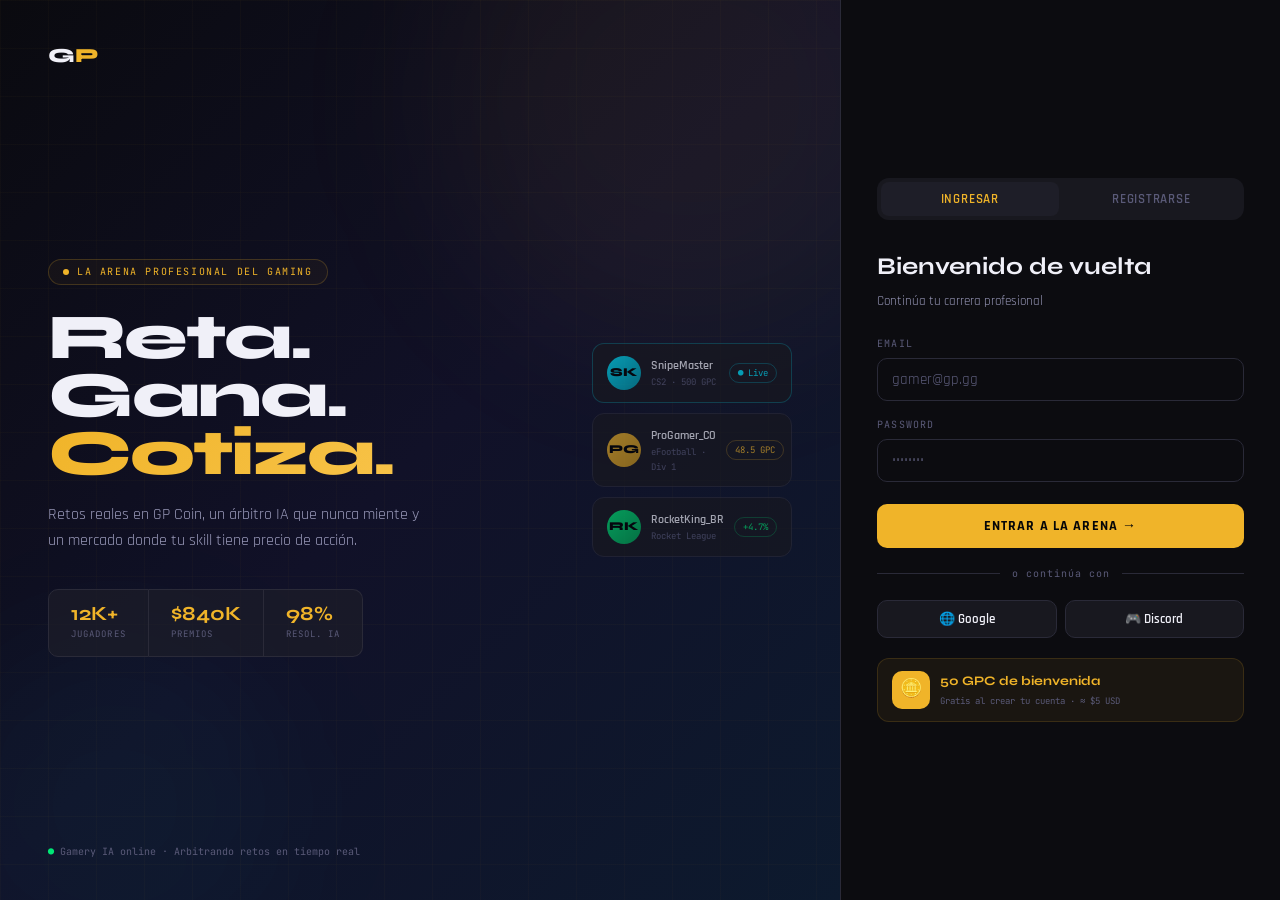
<file: pages/perfil.html>
<!DOCTYPE html>
<html lang="es">
<head>
  <meta charset="UTF-8">
  <meta name="viewport" content="width=device-width, initial-scale=1.0">
  <title>GP – Perfil</title>
  <link rel="stylesheet" href="../css/design-system.css">
  <style>

    /* ══════════════════════════════════════════
       LAYOUT INSTAGRAM
    ══════════════════════════════════════════ */
    .ig-root { background:var(--black); min-height:100vh; }

    .ig-main {
      margin-left: 210px;
      margin-top:  60px;
      max-width:   935px;
      padding:     30px 20px;
    }

    /* ══════════════════════════════════════════
       HEADER DEL PERFIL (fila superior)
    ══════════════════════════════════════════ */
    .ig-header {
      display: grid;
      grid-template-columns: 168px 1fr;
      gap: 30px;
      margin-bottom: 20px;
    }

    /* Avatar */
    .ig-avatar-col { display:flex; justify-content:center; padding-top:4px; }

    .ig-avatar-wrap { position:relative; cursor:pointer; }

    .ig-avatar {
      width: 150px;
      height: 150px;
      border-radius: 50%;
      background: linear-gradient(135deg, var(--gold), var(--gold-dim));
      display: flex;
      align-items: center;
      justify-content: center;
      font-family: var(--display);
      font-size: 52px;
      font-weight: 800;
      color: var(--black);
      border: 3px solid var(--void);
      overflow: hidden;
      position: relative;
      transition: filter var(--t-fast);
    }

    .ig-avatar img { width:100%; height:100%; object-fit:cover; border-radius:50%; }

    /* Ring animado (retadores con racha) */
    .ig-avatar-ring {
      position: absolute;
      inset: -4px;
      border-radius: 50%;
      background: linear-gradient(135deg, var(--gold), var(--cyan), var(--gold));
      z-index: -1;
      animation: ring-spin 4s linear infinite;
    }
    @keyframes ring-spin { to { transform: rotate(360deg); } }

    .ig-avatar-ring-inner {
      position: absolute;
      inset: 3px;
      border-radius: 50%;
      background: var(--void);
      z-index: -1;
    }

    /* Overlay "Cambiar foto" al hacer hover */
    .ig-avatar-wrap:hover .ig-avatar-overlay { opacity:1; }
    .ig-avatar-overlay {
      position: absolute;
      inset: 0;
      border-radius: 50%;
      background: rgba(0,0,0,0.55);
      display: flex;
      flex-direction: column;
      align-items: center;
      justify-content: center;
      opacity: 0;
      transition: opacity var(--t-fast);
      gap: 4px;
    }
    .ig-avatar-overlay span { font-size: 22px; }
    .ig-avatar-overlay small {
      font-family: var(--mono);
      font-size: 9px;
      color: #fff;
      letter-spacing: 0.08em;
      text-align: center;
      line-height: 1.3;
    }

    /* Columna de info */
    .ig-info-col { display:flex; flex-direction:column; gap:16px; }

    .ig-name-row {
      display: flex;
      align-items: center;
      gap: 12px;
      flex-wrap: wrap;
    }

    .ig-username {
      font-family: var(--display);
      font-size: 26px;
      font-weight: 700;
      letter-spacing: -0.01em;
    }

    /* Badge de tipo de usuario */
    .ig-tipo-badge {
      font-family: var(--mono);
      font-size: 10px;
      font-weight: 700;
      letter-spacing: 0.1em;
      text-transform: uppercase;
      padding: 4px 12px;
      border-radius: var(--pill);
      border: 1px solid;
      flex-shrink: 0;
    }

    .tipo-retador   { color:#f0b429; border-color:rgba(240,180,41,0.4); background:rgba(240,180,41,0.06); }
    .tipo-sponsor   { color:#b388ff; border-color:rgba(179,136,255,0.4); background:rgba(179,136,255,0.06); }
    .tipo-inversor  { color:#00e5ff; border-color:rgba(0,229,255,0.4);   background:rgba(0,229,255,0.06); }
    .tipo-espectador{ color:#00e676; border-color:rgba(0,230,118,0.4);   background:rgba(0,230,118,0.06); }

    /* Acciones */
    .ig-actions { display:flex; gap:8px; flex-wrap:wrap; }

    .ig-btn {
      padding: 8px 20px;
      border-radius: 10px;
      font-family: var(--ui);
      font-size: 13px;
      font-weight: 700;
      letter-spacing: 0.04em;
      cursor: pointer;
      transition: all var(--t-fast);
      border: 1px solid;
      white-space: nowrap;
    }

    .ig-btn-primary { background:var(--gold); color:var(--black); border-color:var(--gold); }
    .ig-btn-primary:hover { background:var(--gold-lt); }

    .ig-btn-secondary { background:var(--elevated); color:var(--t1); border-color:var(--border); }
    .ig-btn-secondary:hover { border-color:var(--muted); background:var(--overlay); }

    .ig-btn-seguir { background:var(--elevated); color:var(--t1); border-color:var(--border); }
    .ig-btn-seguir.siguiendo { background:var(--gold-faint); color:var(--gold); border-color:rgba(240,180,41,0.3); }

    .ig-btn-icon {
      width: 38px; height: 38px;
      background: var(--elevated);
      border: 1px solid var(--border);
      border-radius: 10px;
      display: flex; align-items: center; justify-content: center;
      font-size: 16px; cursor: pointer;
      transition: all var(--t-fast);
    }
    .ig-btn-icon:hover { border-color:var(--muted); }

    /* Stats fila */
    .ig-stats {
      display: flex;
      gap: 32px;
    }

    .ig-stat { cursor:pointer; }
    .ig-stat-num {
      font-family: var(--display);
      font-size: 18px;
      font-weight: 700;
    }
    .ig-stat-label {
      font-family: var(--ui);
      font-size: 14px;
      color: var(--t2);
    }

    /* Nombre display y bio */
    .ig-nombre-display {
      font-family: var(--ui);
      font-size: 15px;
      font-weight: 700;
      color: var(--t1);
    }

    .ig-bio {
      font-family: var(--ui);
      font-size: 14px;
      color: var(--t1);
      line-height: 1.6;
      white-space: pre-line;
      max-width: 480px;
    }

    .ig-bio a { color:var(--gold); text-decoration:none; }
    .ig-bio a:hover { text-decoration:underline; }

    /* Juegos / links */
    .ig-links { display:flex; gap:8px; flex-wrap:wrap; margin-top:4px; }
    .ig-link-chip {
      font-family: var(--mono);
      font-size: 10px;
      padding: 3px 10px;
      border-radius: var(--pill);
      border: 1px solid var(--border);
      color: var(--t2);
      background: var(--elevated);
      white-space: nowrap;
    }
    .ig-link-chip.verified { border-color:rgba(240,180,41,0.3); color:var(--gold); }

    /* IPO banner */
    .ig-ipo-bar {
      background: linear-gradient(135deg, rgba(240,180,41,0.07), rgba(240,180,41,0.02));
      border: 1px solid rgba(240,180,41,0.2);
      border-radius: var(--r-lg);
      padding: 12px 18px;
      display: flex;
      align-items: center;
      gap: 16px;
      flex-wrap: wrap;
      margin-top: 8px;
    }

    /* ══════════════════════════════════════════
       HIGHLIGHTS (stories) — tipo Instagram
    ══════════════════════════════════════════ */
    .ig-highlights {
      border-top: 1px solid var(--border);
      border-bottom: 1px solid var(--border);
      padding: 18px 0;
      display: flex;
      gap: 20px;
      overflow-x: auto;
      scrollbar-width: none;
    }
    .ig-highlights::-webkit-scrollbar { display:none; }

    .ig-hl {
      display: flex;
      flex-direction: column;
      align-items: center;
      gap: 6px;
      cursor: pointer;
      flex-shrink: 0;
    }

    .ig-hl-ring {
      width: 66px; height: 66px;
      border-radius: 50%;
      padding: 2.5px;
      background: linear-gradient(135deg, var(--gold), var(--cyan));
    }

    .ig-hl-ring.new {
      background: var(--border);
    }

    .ig-hl-inner {
      width: 100%; height: 100%;
      border-radius: 50%;
      background: var(--elevated);
      border: 2.5px solid var(--void);
      display: flex;
      align-items: center;
      justify-content: center;
      font-size: 24px;
      overflow: hidden;
    }

    .ig-hl-label {
      font-family: var(--ui);
      font-size: 11px;
      color: var(--t1);
      max-width: 66px;
      text-align: center;
      white-space: nowrap;
      overflow: hidden;
      text-overflow: ellipsis;
    }

    /* ══════════════════════════════════════════
       TABS
    ══════════════════════════════════════════ */
    .ig-tabs {
      display: flex;
      border-bottom: 1px solid var(--border);
    }

    .ig-tab {
      flex: 1;
      display: flex;
      align-items: center;
      justify-content: center;
      gap: 6px;
      padding: 14px;
      font-family: var(--mono);
      font-size: 11px;
      font-weight: 600;
      letter-spacing: 0.12em;
      text-transform: uppercase;
      color: var(--t3);
      cursor: pointer;
      border-top: 2px solid transparent;
      transition: all var(--t-fast);
      background: none;
      border-left: none;
      border-right: none;
      border-bottom: none;
    }

    .ig-tab:hover { color:var(--t2); }
    .ig-tab.active { color:var(--t1); border-top-color:var(--t1); }

    /* ══════════════════════════════════════════
       GRID DE POSTS (tab principal)
    ══════════════════════════════════════════ */
    .ig-grid {
      display: grid;
      grid-template-columns: repeat(3, 1fr);
      gap: 3px;
      margin-top: 3px;
    }

    .ig-post {
      aspect-ratio: 1;
      background: var(--elevated);
      position: relative;
      overflow: hidden;
      cursor: pointer;
    }

    .ig-post:hover .ig-post-overlay { opacity:1; }

    .ig-post-img {
      width: 100%;
      height: 100%;
      object-fit: cover;
      display: flex;
      align-items: center;
      justify-content: center;
      font-size: 36px;
    }

    /* Post grande (ocupa 2×2) */
    .ig-post-featured {
      grid-column: span 2;
      grid-row:    span 2;
    }

    .ig-post-overlay {
      position: absolute;
      inset: 0;
      background: rgba(0,0,0,0.55);
      display: flex;
      align-items: center;
      justify-content: center;
      gap: 20px;
      opacity: 0;
      transition: opacity var(--t-fast);
    }

    .ig-post-stat {
      display: flex;
      align-items: center;
      gap: 6px;
      font-family: var(--display);
      font-size: 15px;
      font-weight: 700;
      color: #fff;
    }

    /* Badges sobre el post */
    .ig-post-badge {
      position: absolute;
      font-family: var(--mono);
      font-size: 9px;
      font-weight: 700;
      letter-spacing: 0.08em;
      padding: 3px 7px;
      border-radius: 4px;
    }

    .ig-post-badge-video { top:8px; right:8px; background:rgba(0,0,0,0.7); color:#fff; }
    .ig-post-badge-reto  { bottom:8px; left:8px; background:var(--gold-faint); color:var(--gold); border:1px solid rgba(240,180,41,0.3); }
    .ig-post-badge-feat  { top:8px; left:8px; width:8px; height:8px; border-radius:50%; background:var(--gold); box-shadow:0 0 6px var(--gold); padding:0; }

    /* Upload cell */
    .ig-post-upload {
      aspect-ratio: 1;
      border: 2px dashed var(--border);
      display: flex;
      flex-direction: column;
      align-items: center;
      justify-content: center;
      gap: 8px;
      cursor: pointer;
      transition: all var(--t-fast);
    }
    .ig-post-upload:hover { border-color:var(--gold); background:var(--gold-faint); }

    /* ══════════════════════════════════════════
       TABS ESPECÍFICOS POR TIPO DE USUARIO
    ══════════════════════════════════════════ */

    /* Stats tab */
    .stats-grid-ig {
      display: grid;
      grid-template-columns: repeat(3, 1fr);
      gap: 12px;
      padding: 20px 0;
    }

    .stat-card-ig {
      background: var(--elevated);
      border: 1px solid var(--border);
      border-radius: var(--r-lg);
      padding: 16px;
      transition: all var(--t-fast);
    }
    .stat-card-ig:hover { border-color:var(--gold-dim); }

    .sc-label { font-family:var(--mono); font-size:9px; letter-spacing:0.12em; text-transform:uppercase; color:var(--t3); margin-bottom:6px; }
    .sc-val   { font-family:var(--display); font-size:28px; font-weight:700; line-height:1; }
    .sc-sub   { font-family:var(--mono); font-size:10px; color:var(--t3); margin-top:5px; }
    .sc-bar   { height:4px; background:var(--border); border-radius:var(--pill); overflow:hidden; margin:8px 0 4px; }
    .sc-fill  { height:100%; background:linear-gradient(90deg,var(--gold),var(--green)); border-radius:var(--pill); }

    /* Retos tab */
    .reto-row-ig {
      display: flex;
      align-items: center;
      gap: 12px;
      padding: 12px;
      border-radius: var(--r-md);
      cursor: pointer;
      transition: background var(--t-fast);
      border-bottom: 1px solid var(--border);
    }
    .reto-row-ig:last-child { border-bottom:none; }
    .reto-row-ig:hover { background:var(--elevated); }

    .rr-result {
      width: 30px; height: 30px;
      border-radius: 8px;
      display: flex; align-items: center; justify-content: center;
      font-family: var(--display); font-size: 12px; font-weight: 800;
      flex-shrink: 0;
    }
    .rr-w { background:rgba(0,230,118,0.1); color:var(--green); border:1px solid rgba(0,230,118,0.2); }
    .rr-l { background:rgba(255,61,87,0.1); color:var(--red);   border:1px solid rgba(255,61,87,0.2); }
    .rr-p { background:rgba(240,180,41,0.1); color:var(--gold); border:1px solid rgba(240,180,41,0.2); }

    /* Apuestas tab (sponsor) */
    .apuesta-row {
      display:flex; align-items:center; gap:12px;
      padding:12px; border-bottom:1px solid var(--border);
      cursor:pointer; transition:background var(--t-fast);
    }
    .apuesta-row:hover { background:var(--elevated); }

    /* Portafolio tab (inversor) */
    .port-row {
      display:flex; align-items:center; gap:12px;
      padding:12px; border-bottom:1px solid var(--border);
    }

    /* ══════════════════════════════════════════
       POPUP DE EDICIÓN (estilo Instagram)
    ══════════════════════════════════════════ */
    .edit-overlay {
      position: fixed;
      inset: 0;
      background: rgba(0,0,0,0.75);
      backdrop-filter: blur(8px);
      -webkit-backdrop-filter: blur(8px);
      z-index: 300;
      display: flex;
      align-items: center;
      justify-content: center;
      padding: 20px;
      animation: fade-in 0.2s ease;
    }

    .edit-modal {
      background: var(--surface);
      border: 1px solid var(--border);
      border-radius: 20px;
      width: 100%;
      max-width: 560px;
      max-height: 92vh;
      overflow-y: auto;
      animation: slide-up 0.3s cubic-bezier(0.34,1.56,0.64,1);
      position: relative;
    }

    .edit-modal::-webkit-scrollbar { width:4px; }
    .edit-modal::-webkit-scrollbar-thumb { background:var(--border); border-radius:4px; }

    /* Header del modal */
    .edit-modal-header {
      display: flex;
      align-items: center;
      justify-content: space-between;
      padding: 18px 24px;
      border-bottom: 1px solid var(--border);
      position: sticky;
      top: 0;
      background: var(--surface);
      z-index: 1;
      border-radius: 20px 20px 0 0;
    }

    .edit-modal-title {
      font-family: var(--display);
      font-size: 18px;
      font-weight: 700;
    }

    .edit-modal-close {
      width: 32px; height: 32px;
      background: var(--elevated);
      border: 1px solid var(--border);
      border-radius: 8px;
      font-size: 14px;
      cursor: pointer;
      display: flex; align-items: center; justify-content: center;
      transition: all var(--t-fast);
      color: var(--t2);
    }
    .edit-modal-close:hover { border-color:var(--red); color:var(--red); }

    /* Cuerpo del modal */
    .edit-modal-body { padding: 24px; }

    /* Sección de avatar en el modal */
    .edit-avatar-section {
      display: flex;
      flex-direction: column;
      align-items: center;
      gap: 14px;
      margin-bottom: 28px;
      padding-bottom: 28px;
      border-bottom: 1px solid var(--border);
    }

    .edit-avatar-preview {
      width: 96px; height: 96px;
      border-radius: 50%;
      background: linear-gradient(135deg, var(--gold), var(--gold-dim));
      display: flex; align-items: center; justify-content: center;
      font-family: var(--display); font-size: 34px; font-weight: 800;
      color: var(--black);
      overflow: hidden;
      border: 3px solid var(--border);
      flex-shrink: 0;
    }
    .edit-avatar-preview img { width:100%; height:100%; object-fit:cover; border-radius:50%; }

    .edit-avatar-btns { display:flex; gap:10px; flex-wrap:wrap; justify-content:center; }

    .edit-avatar-btn-upload {
      padding: 8px 18px;
      border-radius: var(--r-md);
      background: var(--gold);
      color: var(--black);
      font-family: var(--ui);
      font-size: 13px;
      font-weight: 700;
      border: none;
      cursor: pointer;
      transition: all var(--t-fast);
      display: flex; align-items: center; gap: 6px;
    }
    .edit-avatar-btn-upload:hover { background:var(--gold-lt); }

    .edit-avatar-btn-remove {
      padding: 8px 18px;
      border-radius: var(--r-md);
      background: transparent;
      color: var(--red);
      font-family: var(--ui);
      font-size: 13px;
      font-weight: 600;
      border: 1px solid rgba(255,61,87,0.3);
      cursor: pointer;
      transition: all var(--t-fast);
    }
    .edit-avatar-btn-remove:hover { background:rgba(255,61,87,0.08); }

    .edit-avatar-note {
      font-family: var(--mono);
      font-size: 9px;
      color: var(--t3);
      letter-spacing: 0.08em;
      text-align: center;
    }

    /* Campos del formulario */
    .edit-field { margin-bottom: 20px; }

    .edit-label {
      display: flex;
      align-items: center;
      justify-content: space-between;
      font-family: var(--mono);
      font-size: 10px;
      letter-spacing: 0.12em;
      text-transform: uppercase;
      color: var(--t3);
      margin-bottom: 8px;
    }

    .edit-label-hint {
      font-family: var(--mono);
      font-size: 9px;
      color: var(--t3);
    }

    .edit-input {
      width: 100%;
      background: var(--void);
      border: 1px solid var(--border);
      border-radius: var(--r-md);
      color: var(--t1);
      font-family: var(--ui);
      font-size: 15px;
      padding: 11px 14px;
      outline: none;
      transition: border-color var(--t-fast), box-shadow var(--t-fast);
    }

    .edit-input:focus {
      border-color: var(--gold);
      box-shadow: 0 0 0 3px var(--gold-faint);
    }

    .edit-input::placeholder { color: var(--t3); }

    .edit-input.error { border-color: var(--red); }
    .edit-input.ok    { border-color: var(--green); }

    .edit-textarea {
      width: 100%;
      background: var(--void);
      border: 1px solid var(--border);
      border-radius: var(--r-md);
      color: var(--t1);
      font-family: var(--ui);
      font-size: 14px;
      padding: 11px 14px;
      outline: none;
      resize: none;
      line-height: 1.6;
      transition: border-color var(--t-fast);
    }
    .edit-textarea:focus { border-color:var(--gold); box-shadow:0 0 0 3px var(--gold-faint); }

    .char-count {
      font-family: var(--mono);
      font-size: 9px;
      color: var(--t3);
      text-align: right;
      margin-top: 4px;
    }
    .char-count.warn { color: var(--gold); }
    .char-count.over { color: var(--red); }

    /* Campo username con @ prefix */
    .edit-input-prefix-wrap { position:relative; }
    .edit-input-prefix {
      position: absolute;
      left: 13px;
      top: 50%;
      transform: translateY(-50%);
      font-family: var(--mono);
      font-size: 14px;
      color: var(--t3);
      pointer-events: none;
      user-select: none;
    }
    .edit-input-with-prefix { padding-left: 28px; }

    /* Disponibilidad del username */
    .username-status {
      font-family: var(--mono);
      font-size: 10px;
      margin-top: 5px;
      display: flex;
      align-items: center;
      gap: 5px;
    }
    .username-status.checking { color:var(--t3); }
    .username-status.available{ color:var(--green); }
    .username-status.taken    { color:var(--red); }

    /* Selector de tipo de usuario */
    .tipo-grid {
      display: grid;
      grid-template-columns: repeat(2, 1fr);
      gap: 8px;
    }

    .tipo-option {
      padding: 12px 14px;
      border-radius: var(--r-md);
      border: 1px solid var(--border);
      background: var(--elevated);
      cursor: pointer;
      transition: all var(--t-fast);
      display: flex;
      align-items: center;
      gap: 10px;
    }

    .tipo-option:hover { border-color:var(--muted); }

    .tipo-option.selected { border-color:rgba(240,180,41,0.4); background:var(--gold-faint); }

    .tipo-option-icon { font-size:20px; flex-shrink:0; }
    .tipo-option-name { font-family:var(--ui); font-size:13px; font-weight:700; }
    .tipo-option-desc { font-family:var(--mono); font-size:9px; color:var(--t3); margin-top:2px; }
    .tipo-option-radio {
      width:16px; height:16px; border-radius:50%;
      border:2px solid var(--border); margin-left:auto; flex-shrink:0;
      transition:all var(--t-fast);
    }
    .tipo-option.selected .tipo-option-radio {
      background:var(--gold); border-color:var(--gold);
    }

    /* Footer del modal */
    .edit-modal-footer {
      padding: 18px 24px;
      border-top: 1px solid var(--border);
      display: flex;
      gap: 10px;
      position: sticky;
      bottom: 0;
      background: var(--surface);
      border-radius: 0 0 20px 20px;
    }

    .edit-save-btn {
      flex: 1;
      padding: 12px;
      border-radius: var(--r-md);
      background: var(--gold);
      color: var(--black);
      font-family: var(--ui);
      font-size: 14px;
      font-weight: 800;
      letter-spacing: 0.06em;
      text-transform: uppercase;
      border: none;
      cursor: pointer;
      transition: all var(--t-fast);
    }
    .edit-save-btn:hover:not(:disabled) { background:var(--gold-lt); }
    .edit-save-btn:disabled { opacity:0.5; cursor:not-allowed; }

    .edit-cancel-btn {
      padding: 12px 24px;
      border-radius: var(--r-md);
      background: transparent;
      color: var(--t2);
      font-family: var(--ui);
      font-size: 14px;
      font-weight: 600;
      border: 1px solid var(--border);
      cursor: pointer;
      transition: all var(--t-fast);
    }
    .edit-cancel-btn:hover { border-color:var(--muted); color:var(--t1); }

    /* ══════════════════════════════════════════
       VIEWER DE POST (popup al clickear imagen)
    ══════════════════════════════════════════ */
    .post-viewer-overlay {
      position: fixed;
      inset: 0;
      background: rgba(0,0,0,0.85);
      z-index: 400;
      display: flex;
      align-items: center;
      justify-content: center;
      animation: fade-in 0.2s ease;
    }

    .post-viewer {
      display: grid;
      grid-template-columns: 1fr 360px;
      max-width: 900px;
      width: 100%;
      max-height: 90vh;
      background: var(--surface);
      border: 1px solid var(--border);
      border-radius: 16px;
      overflow: hidden;
      animation: slide-up 0.25s ease;
    }

    .post-viewer-img {
      background: var(--black);
      display: flex;
      align-items: center;
      justify-content: center;
      font-size: 80px;
      min-height: 400px;
    }

    .post-viewer-side { display:flex; flex-direction:column; border-left:1px solid var(--border); }
    .pv-header { display:flex; align-items:center; gap:10px; padding:14px 16px; border-bottom:1px solid var(--border); }
    .pv-body   { flex:1; padding:16px; overflow-y:auto; }
    .pv-footer {
      padding: 14px 16px;
      border-top: 1px solid var(--border);
      display: flex;
      align-items: center;
      gap: 14px;
    }
    .pv-like-btn {
      background:none; border:none; font-size:22px; cursor:pointer;
      transition:transform var(--t-fast);
    }
    .pv-like-btn:hover { transform:scale(1.2); }
    .pv-like-count { font-family:var(--display); font-size:14px; font-weight:700; }

    .pv-close {
      position: absolute;
      top: 16px; right: 16px;
      width: 36px; height: 36px;
      background: rgba(0,0,0,0.6);
      border: 1px solid var(--border);
      border-radius: 50%;
      color: var(--t1); font-size: 16px;
      cursor: pointer;
      display: flex; align-items: center; justify-content: center;
    }

    /* ══════════════════════════════════════════
       RESPONSIVE
    ══════════════════════════════════════════ */
    @media (max-width: 768px) {
      .ig-main { margin-left:0; padding:16px; }
      .ig-header { grid-template-columns:1fr; text-align:center; }
      .ig-avatar-col { justify-content:center; }
      .ig-stats { justify-content:center; }
      .ig-actions { justify-content:center; }
      .ig-name-row { justify-content:center; }
      .post-viewer { grid-template-columns:1fr; }
      .post-viewer-side { display:none; }
      .stats-grid-ig { grid-template-columns:repeat(2,1fr); }
    }
  </style>
</head>
<body class="ig-root">

<!-- Navbar -->
<nav class="navbar">
  <a href="/" class="nav-logo">G<span>P</span></a>
  <div class="nav-right">
    <a href="wallet.html" class="wallet-pill" id="nav-wallet"><span class="wallet-dot"></span>— GPC</a>
    <a href="perfil.html" class="nav-avatar" id="nav-avatar">GP</a>
  </div>
</nav>

<!-- Sidebar -->
<nav class="sidebar">
  <div class="sidebar-section">Principal</div>
  <a href="feed.html"   class="sidebar-item"><span class="sidebar-icon">⚔️</span><span class="sidebar-label">Matchmaking</span></a>
  <a href="arena.html"  class="sidebar-item"><span class="sidebar-icon">🏟️</span><span class="sidebar-label">GP Arena</span></a>
  <a href="perfil.html" class="sidebar-item active"><span class="sidebar-icon">👤</span><span class="sidebar-label">Mi Perfil</span></a>
  <a href="retos.html"  class="sidebar-item"><span class="sidebar-icon">🏆</span><span class="sidebar-label">Mis Retos</span></a>
  <a href="wallet.html" class="sidebar-item"><span class="sidebar-icon">🪙</span><span class="sidebar-label">Wallet</span></a>
  <div class="sidebar-section">Mercado</div>
  <a href="mercado.html" class="sidebar-item"><span class="sidebar-icon">📈</span><span class="sidebar-label">Bolsa GP</span></a>
  <div class="sidebar-section">Ayuda</div>
  <a href="gamery.html"  class="sidebar-item"><span class="sidebar-icon">🤖</span><span class="sidebar-label">Gamery IA</span></a>
</nav>

<!-- ════════════════════════════════════════════
     MAIN — Perfil estilo Instagram
════════════════════════════════════════════ -->
<main class="ig-main">

  <!-- HEADER DEL PERFIL -->
  <div class="ig-header">

    <!-- Avatar -->
    <div class="ig-avatar-col">
      <div class="ig-avatar-wrap" id="avatar-wrap" onclick="esMiPerfil && abrirEditar()">
        <div id="avatar-ring-outer" style="display:none">
          <div class="ig-avatar-ring"></div>
          <div class="ig-avatar-ring-inner"></div>
        </div>
        <div class="ig-avatar" id="ig-avatar-el">
          <span id="avatar-initials">GP</span>
        </div>
        <div class="ig-avatar-overlay" id="avatar-overlay" style="display:none">
          <span>📷</span>
          <small>Cambiar<br>foto</small>
        </div>
      </div>
    </div>

    <!-- Info -->
    <div class="ig-info-col">

      <!-- Username + tipo + acciones -->
      <div class="ig-name-row">
        <span class="ig-username" id="ig-username">—</span>
        <span class="ig-tipo-badge" id="ig-tipo-badge">—</span>
        <div style="display:flex;gap:8px;align-items:center" id="ig-action-btns"></div>
      </div>

      <!-- Estadísticas -->
      <div class="ig-stats">
        <div class="ig-stat" onclick="mostrarSeguidores('retos')">
          <span class="ig-stat-num" id="ig-stat-retos">—</span>
          <span class="ig-stat-label"> retos</span>
        </div>
        <div class="ig-stat" onclick="mostrarSeguidores('seguidores')">
          <span class="ig-stat-num" id="ig-stat-seguidores">—</span>
          <span class="ig-stat-label"> seguidores</span>
        </div>
        <div class="ig-stat" onclick="mostrarSeguidores('siguiendo')">
          <span class="ig-stat-num" id="ig-stat-siguiendo">—</span>
          <span class="ig-stat-label"> siguiendo</span>
        </div>
      </div>

      <!-- Nombre real + bio -->
      <div>
        <div class="ig-nombre-display" id="ig-nombre-display">—</div>
        <div class="ig-bio" id="ig-bio"></div>
        <div class="ig-links" id="ig-links"></div>
      </div>

      <!-- IPO bar (si tiene IPO) -->
      <div class="ig-ipo-bar" id="ig-ipo-bar" style="display:none">
        <div>
          <div style="font-family:var(--mono);font-size:9px;color:var(--gold-dim);letter-spacing:0.1em;margin-bottom:2px">TICKER</div>
          <div style="font-family:var(--display);font-size:22px;font-weight:800;color:var(--gold)" id="ipo-ticker">$—</div>
        </div>
        <div>
          <div style="font-family:var(--mono);font-size:9px;color:var(--t3);margin-bottom:2px">Precio acción</div>
          <div style="font-family:var(--display);font-size:18px;font-weight:700" id="ipo-precio">—</div>
          <div id="ipo-change" style="font-family:var(--mono);font-size:10px"></div>
        </div>
        <div id="ipo-sparkline" style="display:flex;align-items:flex-end;gap:2px;height:36px;flex:1;min-width:60px;opacity:0.6"></div>
        <div style="text-align:right">
          <div style="font-family:var(--mono);font-size:9px;color:var(--t3)">Market Cap</div>
          <div style="font-family:var(--display);font-size:14px;font-weight:700" id="ipo-mcap">—</div>
        </div>
        <button class="ig-btn ig-btn-primary" style="padding:7px 14px;font-size:12px" onclick="window.location.href='mercado.html'">📈 Invertir</button>
      </div>

    </div><!-- /ig-info-col -->
  </div><!-- /ig-header -->

  <!-- HIGHLIGHTS (stories) -->
  <div class="ig-highlights" id="ig-highlights">
    <div class="ig-hl" id="hl-nuevo" style="display:none" onclick="document.getElementById('media-file-input').click()">
      <div class="ig-hl-ring new"><div class="ig-hl-inner">＋</div></div>
      <div class="ig-hl-label">Nuevo</div>
    </div>
    <!-- Highlights dinámicos -->
  </div>

  <!-- TABS -->
  <div class="ig-tabs">
    <button class="ig-tab active" id="tab-btn-posts" onclick="showTab('posts',this)">
      ⬛ Posts
    </button>
    <button class="ig-tab" id="tab-btn-stats" onclick="showTab('stats',this)" id="tab-stats-btn">
      📊 Stats
    </button>
    <!-- Tab dinámico según tipo de usuario -->
    <button class="ig-tab" id="tab-btn-especial" onclick="showTab('especial',this)">
      ⚔️ Retos
    </button>
    <button class="ig-tab" id="tab-btn-tagged" onclick="showTab('tagged',this)">
      🏷️ Etiquetas
    </button>
  </div>

  <!-- TAB: POSTS (grid de media) -->
  <div id="tab-posts">
    <div class="ig-grid" id="ig-grid">
      <div style="grid-column:1/-1;padding:60px;text-align:center;color:var(--t3)">
        <div class="loading-spinner" style="margin:0 auto 12px"></div>
        Cargando posts...
      </div>
    </div>
  </div>

  <!-- TAB: STATS -->
  <div id="tab-stats" style="display:none">
    <div class="stats-grid-ig" id="stats-grid-content"></div>
  </div>

  <!-- TAB: ESPECIAL (retos/apuestas/portafolio según tipo) -->
  <div id="tab-especial" style="display:none">
    <div id="tab-especial-content"></div>
  </div>

  <!-- TAB: TAGGED -->
  <div id="tab-tagged" style="display:none">
    <div style="padding:60px;text-align:center;color:var(--t3)">
      <div style="font-size:48px;margin-bottom:12px">🏷️</div>
      <div style="font-family:var(--display);font-size:18px;font-weight:700;margin-bottom:8px">Sin etiquetas aún</div>
      <div style="font-size:13px">Cuando otros te etiqueten en clips de retos aparecerá aquí</div>
    </div>
  </div>

</main>

<!-- Input file oculto para subir media -->
<input type="file" id="media-file-input" accept="image/*,video/*" style="display:none" onchange="subirMedia(this)">
<input type="file" id="avatar-file-input" accept="image/*" style="display:none" onchange="subirAvatarDesdeInput(this)">

<!-- ════════════════════════════════════════════
     POPUP DE EDICIÓN DE PERFIL
════════════════════════════════════════════ -->
<div id="edit-overlay" class="edit-overlay" style="display:none" onclick="if(event.target===this)cerrarEditar()">
  <div class="edit-modal">

    <!-- Header -->
    <div class="edit-modal-header">
      <div class="edit-modal-title">✏️ Editar perfil</div>
      <button class="edit-modal-close" onclick="cerrarEditar()">✕</button>
    </div>

    <!-- Body -->
    <div class="edit-modal-body">

      <!-- FOTO DE PERFIL -->
      <div class="edit-avatar-section">
        <div class="edit-avatar-preview" id="edit-avatar-preview">
          <span id="edit-avatar-initials">GP</span>
        </div>
        <div class="edit-avatar-btns">
          <button class="edit-avatar-btn-upload" onclick="document.getElementById('avatar-file-input').click()">
            📷 Cambiar foto
          </button>
          <button class="edit-avatar-btn-remove" onclick="quitarAvatar()">Quitar foto</button>
        </div>
        <div class="edit-avatar-note">
          JPG, PNG o GIF · Máximo 5MB<br>
          Recomendado: cuadrada 400×400 px
        </div>
      </div>

      <!-- NOMBRE DE USUARIO -->
      <div class="edit-field">
        <div class="edit-label">
          Nombre de usuario
          <span class="edit-label-hint">Solo letras, números y _</span>
        </div>
        <div class="edit-input-prefix-wrap">
          <span class="edit-input-prefix">@</span>
          <input
            class="edit-input edit-input-with-prefix"
            id="edit-username"
            type="text"
            placeholder="tu_username"
            maxlength="30"
            oninput="checkUsername(this.value)"
          >
        </div>
        <div class="username-status" id="username-status"></div>
      </div>

      <!-- NOMBRE PARA MOSTRAR -->
      <div class="edit-field">
        <div class="edit-label">Nombre para mostrar</div>
        <input
          class="edit-input"
          id="edit-nombre"
          type="text"
          placeholder="Ej: ProGamer CO"
          maxlength="50"
          oninput="countChars(this,'nombre-count',50)"
        >
        <div class="char-count" id="nombre-count">0 / 50</div>
      </div>

      <!-- BIOGRAFÍA -->
      <div class="edit-field">
        <div class="edit-label">
          Biografía
          <span class="edit-label-hint">Cuéntale al mundo quién eres</span>
        </div>
        <textarea
          class="edit-textarea"
          id="edit-bio"
          rows="4"
          placeholder="Ej: Top 3 eFootball LATAM 🏆 · CS2 Faceit 8 · Retador profesional en GP desde 2024 · 'El skill no miente'"
          maxlength="200"
          oninput="countChars(this,'bio-count',200)"
        ></textarea>
        <div class="char-count" id="bio-count">0 / 200</div>
      </div>

      <!-- TIPO DE PERFIL -->
      <div class="edit-field">
        <div class="edit-label">Tipo de perfil</div>
        <div class="tipo-grid">
          <div class="tipo-option selected" data-tipo="retador" onclick="selectTipo('retador',this)">
            <div class="tipo-option-icon">⚔️</div>
            <div>
              <div class="tipo-option-name">Retador</div>
              <div class="tipo-option-desc">Compito en retos</div>
            </div>
            <div class="tipo-option-radio"></div>
          </div>
          <div class="tipo-option" data-tipo="sponsor" onclick="selectTipo('sponsor',this)">
            <div class="tipo-option-icon">💰</div>
            <div>
              <div class="tipo-option-name">Sponsor</div>
              <div class="tipo-option-desc">Apuesto en retos</div>
            </div>
            <div class="tipo-option-radio"></div>
          </div>
          <div class="tipo-option" data-tipo="inversor" onclick="selectTipo('inversor',this)">
            <div class="tipo-option-icon">📈</div>
            <div>
              <div class="tipo-option-name">Inversor</div>
              <div class="tipo-option-desc">Compro acciones</div>
            </div>
            <div class="tipo-option-radio"></div>
          </div>
          <div class="tipo-option" data-tipo="espectador" onclick="selectTipo('espectador',this)">
            <div class="tipo-option-icon">👁️</div>
            <div>
              <div class="tipo-option-name">Espectador</div>
              <div class="tipo-option-desc">Veo retos en vivo</div>
            </div>
            <div class="tipo-option-radio"></div>
          </div>
        </div>
      </div>

    </div><!-- /edit-modal-body -->

    <!-- Footer con botones -->
    <div class="edit-modal-footer">
      <button class="edit-cancel-btn" onclick="cerrarEditar()">Cancelar</button>
      <button class="edit-save-btn" id="edit-save-btn" onclick="guardarPerfil()">
        Guardar cambios
      </button>
    </div>

  </div><!-- /edit-modal -->
</div><!-- /edit-overlay -->

<!-- ════════════════════════════════════════════
     VIEWER DE POST (popup al clickear imagen)
════════════════════════════════════════════ -->
<div id="post-viewer" class="post-viewer-overlay" style="display:none" onclick="if(event.target===this)cerrarViewer()">
  <button class="pv-close" onclick="cerrarViewer()">✕</button>
  <div class="post-viewer">
    <div class="post-viewer-img" id="pv-img">🎮</div>
    <div class="post-viewer-side">
      <div class="pv-header">
        <div style="width:36px;height:36px;border-radius:50%;display:flex;align-items:center;justify-content:center;font-family:var(--display);font-size:13px;font-weight:800;background:linear-gradient(135deg,var(--gold),var(--gold-dim));color:var(--black)" id="pv-av">GP</div>
        <div>
          <div style="font-family:var(--display);font-size:14px;font-weight:700" id="pv-username">—</div>
          <div style="font-family:var(--mono);font-size:9px;color:var(--t3)" id="pv-fecha">—</div>
        </div>
        <button id="pv-delete-btn" style="margin-left:auto;background:none;border:none;color:var(--red);cursor:pointer;font-size:14px;display:none" onclick="eliminarPostActivo()">🗑️</button>
      </div>
      <div class="pv-body">
        <div style="font-family:var(--ui);font-size:14px;line-height:1.6" id="pv-desc">—</div>
        <div style="margin-top:10px;display:flex;gap:6px;flex-wrap:wrap" id="pv-tags"></div>
      </div>
      <div class="pv-footer">
        <button class="pv-like-btn" id="pv-like-btn" onclick="toggleLikeViewer()">🤍</button>
        <span class="pv-like-count" id="pv-likes">0</span>
        <span style="font-family:var(--mono);font-size:10px;color:var(--t3);margin-left:auto" id="pv-vistas">0 vistas</span>
      </div>
    </div>
  </div>
</div>

<button class="gamery-fab" onclick="window.location.href='gamery.html'">🤖<div class="gamery-fab-pulse"></div></button>

<!-- ════════════════════════════════════════════
     JAVASCRIPT
════════════════════════════════════════════ -->
<script src="../js/api.js"></script>
<script>
  requireAuth();

  /* ─── Estado global ───────────────────────────────────── */
  let perfil      = null;
  let mediaItems  = [];
  let esMiPerfil  = false;
  let postActivo  = null;
  let tipoEditando = 'retador';
  let usernameDisponible = true;
  let usernameTimer = null;

  /* ─── Gradientes por username (determinista) ──────────── */
  const GRADIENTS = [
    ['linear-gradient(135deg,#f0b429,#c4911a)', '#000'],
    ['linear-gradient(135deg,#00e5ff,#0096aa)', '#000'],
    ['linear-gradient(135deg,#b388ff,#7c4dff)', '#fff'],
    ['linear-gradient(135deg,#ff3d57,#b71c1c)', '#fff'],
    ['linear-gradient(135deg,#00e676,#00a152)', '#000'],
    ['linear-gradient(135deg,#ffd166,#f0b429)', '#000'],
  ];

  function avatarGradient(username = '') {
    const idx = username.split('').reduce((a, c) => a + c.charCodeAt(0), 0) % GRADIENTS.length;
    return GRADIENTS[idx];
  }

  const TIPO_CONFIG = {
    retador:   { label:'Retador',    icon:'⚔️', class:'tipo-retador',    tabIcon:'⚔️', tabLabel:'Retos' },
    sponsor:   { label:'Sponsor',    icon:'💰', class:'tipo-sponsor',    tabIcon:'💰', tabLabel:'Apuestas' },
    inversor:  { label:'Inversor',   icon:'📈', class:'tipo-inversor',   tabIcon:'📈', tabLabel:'Portafolio' },
    espectador:{ label:'Espectador', icon:'👁️', class:'tipo-espectador', tabIcon:'👁️', tabLabel:'En vivo' },
  };

  const MEDIA_EMOJIS = ['⚽','🎯','🏆','🔫','💻','🎮','⚡','🌟','🔥','🎬'];
  const MEDIA_GRADS  = [
    'linear-gradient(135deg,#1a1a2e,#16213e)',
    'linear-gradient(135deg,#0d1b2a,#1b263b)',
    'linear-gradient(135deg,#1a0a00,#2d1b00)',
    'linear-gradient(135deg,#000d1a,#001f3f)',
    'linear-gradient(135deg,#0a001f,#1a0050)',
    'linear-gradient(135deg,#001a00,#003300)',
  ];

  /* ─── Carga del perfil ────────────────────────────────── */
  async function loadPerfil() {
    const params   = new URLSearchParams(window.location.search);
    const username = params.get('u') || Auth.getUser()?.username;
    const myUser   = Auth.getUser();
    esMiPerfil     = !params.get('u') || params.get('u') === myUser?.username;

    try {
      perfil = await API.usuarios.getPerfil(username || myUser?.username);
    } catch {
      perfil = mockPerfil(username || myUser?.username || 'ProGamer_CO', myUser);
    }

    try {
      const mediaRes = await API.usuarios.getMedia(perfil.username);
      mediaItems = Array.isArray(mediaRes) ? mediaRes : perfil.media || mockMedia();
    } catch {
      mediaItems = perfil.media || mockMedia();
    }

    renderPerfil();
    renderMedia();
    renderStats();
    renderTabEspecial();
    renderHighlights();
    initNavbar();
  }

  /* ─── Render del header ───────────────────────────────── */
  function renderPerfil() {
    document.title = `GP – @${perfil.username}`;

    // Avatar
    const [grad, tc] = avatarGradient(perfil.username);
    const avatarEl   = document.getElementById('ig-avatar-el');
    avatarEl.style.background = grad;
    avatarEl.style.color      = tc;

    if (perfil.avatar_url) {
      avatarEl.innerHTML = `<img src="${perfil.avatar_url}" alt="${perfil.username}">`;
    } else {
      document.getElementById('avatar-initials').textContent = initials(perfil.username);
    }

    // Ring para retadores con racha ≥ 5
    if (perfil.tipo === 'retador' && (perfil.racha_actual || 0) >= 5) {
      document.getElementById('avatar-ring-outer').style.display = 'block';
    }

    // Si es mi perfil: mostrar overlay de edición y botón nuevo highlight
    if (esMiPerfil) {
      document.getElementById('avatar-overlay').style.display = 'flex';
      document.getElementById('hl-nuevo').style.display = 'flex';
    }

    // Username
    document.getElementById('ig-username').textContent = perfil.username;

    // Badge de tipo
    const tipoCfg = TIPO_CONFIG[perfil.tipo] || TIPO_CONFIG.retador;
    const tipoBadge = document.getElementById('ig-tipo-badge');
    tipoBadge.textContent = `${tipoCfg.icon} ${tipoCfg.label}`;
    tipoBadge.className   = `ig-tipo-badge ${tipoCfg.class}`;

    // Botones de acción
    const actionsEl = document.getElementById('ig-action-btns');
    if (esMiPerfil) {
      actionsEl.innerHTML = `
        <button class="ig-btn ig-btn-secondary" onclick="abrirEditar()">Editar perfil</button>
        <button class="ig-btn ig-btn-secondary" onclick="window.location.href='config-reto.html'">⚙️ Zona de confort</button>
      `;
    } else {
      actionsEl.innerHTML = `
        <button class="ig-btn ig-btn-primary" onclick="retarUsuario()">⚔️ Retar</button>
        <button class="ig-btn ig-btn-seguir" id="btn-seguir-main" onclick="toggleSeguir(this)">Seguir</button>
        <button class="ig-btn-icon" onclick="abrirMensaje()" title="Mensaje">💬</button>
        <button class="ig-btn-icon" id="btn-mas" onclick="toggleMenu(this)" title="Más opciones">⋯</button>
      `;
    }

    // Stats
    document.getElementById('ig-stat-retos').textContent     = (perfil.retos_jugados  || 0).toLocaleString();
    document.getElementById('ig-stat-seguidores').textContent= (perfil.seguidores || 0).toLocaleString();
    document.getElementById('ig-stat-siguiendo').textContent = (perfil.siguiendo  || 0).toLocaleString();

    // Nombre y bio
    document.getElementById('ig-nombre-display').textContent = perfil.nombre_display || perfil.username;
    document.getElementById('ig-bio').textContent            = perfil.bio || '';

    // Juegos verificados
    const linksEl = document.getElementById('ig-links');
    if (perfil.juegos?.length) {
      linksEl.innerHTML = perfil.juegos.map(j =>
        `<span class="ig-link-chip${j.verificado ? ' verified' : ''}">
          ${j.nombre_juego}${j.division ? ' · ' + j.division : ''}${j.verificado ? ' ✓' : ''}
        </span>`
      ).join('');
    }

    // IPO
    if (perfil.ipo) {
      document.getElementById('ig-ipo-bar').style.display = 'flex';
      document.getElementById('ipo-ticker').textContent   = `$${perfil.ipo.ticker}`;
      document.getElementById('ipo-precio').textContent   = `${Number(perfil.ipo.precio_actual).toFixed(2)} GPC`;
      const chg = perfil.ipo.variacion_24h || 0;
      const chgEl = document.getElementById('ipo-change');
      chgEl.textContent = `${chg >= 0 ? '↑ +' : '↓ '}${chg.toFixed(1)}% hoy`;
      chgEl.style.color = chg >= 0 ? 'var(--green)' : 'var(--red)';
      document.getElementById('ipo-mcap').textContent = `${(perfil.ipo.market_cap / 1000000).toFixed(1)}M GPC`;
      buildSparkline();
    }

    // Tab especial según tipo
    const tabEsp = document.getElementById('tab-btn-especial');
    tabEsp.textContent = `${tipoCfg.tabIcon} ${tipoCfg.tabLabel}`;
  }

  /* ─── Grid de posts ────────────────────────────────────── */
  function renderMedia() {
    const grid = document.getElementById('ig-grid');

    let html = mediaItems.map((m, i) => {
      const isFeatured = i === 0 && m.es_destacada;
      const grad       = MEDIA_GRADS[i % MEDIA_GRADS.length];
      const emoji      = MEDIA_EMOJIS[i % MEDIA_EMOJIS.length];

      return `
        <div class="ig-post${isFeatured ? ' ig-post-featured' : ''}" onclick="abrirViewer(${i})">
          <div class="ig-post-img" style="background:${grad}">
            ${emoji}
            ${isFeatured && m.titulo ? `<div style="font-family:var(--display);font-size:12px;color:rgba(255,255,255,0.5);position:absolute;bottom:10px;left:12px;letter-spacing:0.04em">${m.titulo}</div>` : ''}
          </div>
          ${isFeatured ? '<div class="ig-post-badge ig-post-badge-feat"></div>' : ''}
          ${(m.tipo === 'video' || m.tipo === 'clip_reto') && m.duracion_seg
            ? `<div class="ig-post-badge ig-post-badge-video">▶ ${Math.floor(m.duracion_seg/60)}:${String(m.duracion_seg%60).padStart(2,'0')}</div>`
            : ''}
          ${m.tipo === 'clip_reto'
            ? '<div class="ig-post-badge ig-post-badge-reto">RETO</div>'
            : ''}
          <div class="ig-post-overlay">
            <div class="ig-post-stat">❤️ <span>${(m.likes || 0).toLocaleString()}</span></div>
            <div class="ig-post-stat">👁️ <span>${(m.vistas || 0).toLocaleString()}</span></div>
          </div>
        </div>`;
    }).join('');

    // Celda de upload (solo mi perfil)
    if (esMiPerfil) {
      html += `
        <div class="ig-post-upload" onclick="document.getElementById('media-file-input').click()">
          <div style="font-size:28px;opacity:0.4">📤</div>
          <div style="font-family:var(--mono);font-size:10px;color:var(--t3);letter-spacing:0.08em;text-align:center">Subir foto<br>o video</div>
        </div>`;
    }

    if (!mediaItems.length && !esMiPerfil) {
      html = `<div style="grid-column:1/-1;padding:80px 20px;text-align:center;color:var(--t3)">
        <div style="font-size:48px;margin-bottom:12px">📷</div>
        <div style="font-family:var(--display);font-size:18px;font-weight:700;margin-bottom:8px">Sin posts aún</div>
        <div style="font-size:13px">Cuando suba fotos y videos aparecerán aquí</div>
      </div>`;
    }

    grid.innerHTML = html;
  }

  /* ─── Stats ─────────────────────────────────────────────── */
  function renderStats() {
    const statsData = [
      { label:'Winrate global',   val:`${Number(perfil.winrate || 0).toFixed(1)}%`, color:'var(--green)',  sub:`${perfil.retos_ganados || 0}W · ${perfil.retos_perdidos || 0}L`, bar: perfil.winrate },
      { label:'Ganancias totales', val:GPC.format(42800),  color:'var(--green)',  sub:'GPC acumulados' },
      { label:'Racha actual',     val:`×${perfil.racha_actual || 0}`, color:'var(--cyan)', sub:`Máxima: ×${perfil.racha_maxima || 0}` },
      { label:'Ranking LATAM',    val:'#3',               color:'var(--gold)',   sub:'Top 0.1%' },
      { label:'Mayor apuesta',    val:GPC.format(5000),   color:'var(--gold)',   sub:'≈ $500 USD · Ganada ✓' },
      { label:`Nivel / XP`,       val:`Nv. ${perfil.nivel || 1}`, color:'var(--t1)', sub:`${(perfil.xp || 0).toLocaleString()} XP`, bar: (perfil.xp || 0) % 10000 / 100 },
    ];

    document.getElementById('stats-grid-content').innerHTML = statsData.map(s => `
      <div class="stat-card-ig">
        <div class="sc-label">${s.label}</div>
        <div class="sc-val" style="color:${s.color}">${s.val}</div>
        ${s.bar !== undefined ? `<div class="sc-bar"><div class="sc-fill" style="width:${Math.min(s.bar, 100)}%"></div></div>` : ''}
        <div class="sc-sub">${s.sub}</div>
      </div>`).join('');
  }

  /* ─── Tab especial según tipo ──────────────────────────── */
  function renderTabEspecial() {
    const tipo = perfil.tipo || 'retador';
    const el   = document.getElementById('tab-especial-content');

    if (tipo === 'retador') {
      const retos = perfil.retos_recientes || mockRetos();
      el.innerHTML = retos.map(r => {
        const gano  = r.ganador_id === perfil.id || r.resultado === 'ganado';
        const opp   = r.j2_username || r.j1_username || 'Oponente';
        const monto = r.monto_apuesta || 500;
        return `
          <div class="reto-row-ig" onclick="window.location.href='reto-detalle.html?id=${r.id}'">
            <div class="rr-result ${gano ? 'rr-w' : r.resultado === 'pendiente' ? 'rr-p' : 'rr-l'}">${gano ? 'W' : r.resultado === 'pendiente' ? '~' : 'L'}</div>
            <div style="flex:1">
              <div style="font-family:var(--ui);font-size:14px;font-weight:600">vs ${opp}</div>
              <div style="font-family:var(--mono);font-size:10px;color:var(--t3);margin-top:2px">${r.nombre_juego} · ${r.modalidad || '1v1'} · ${timeAgo(r.finalizado_at || r.created_at)}</div>
            </div>
            <div style="text-align:right">
              <div style="font-family:var(--display);font-size:15px;font-weight:700;color:${gano ? 'var(--green)' : 'var(--red)'}">${gano ? '+' : '-'}${GPC.format(Math.round(monto * 0.95))}</div>
              <div style="font-family:var(--mono);font-size:9px;color:var(--t3)">${GPC.toUSD(Math.round(monto * 0.95))}</div>
            </div>
          </div>`;
      }).join('') || '<div style="padding:40px;text-align:center;color:var(--t3)">Sin retos aún</div>';

    } else if (tipo === 'sponsor') {
      el.innerHTML = `
        <div style="padding:20px 0">
          ${mockApuestas().map(a => `
            <div class="apuesta-row">
              <div style="width:36px;height:36px;border-radius:50%;background:var(--elevated);display:flex;align-items:center;justify-content:center;font-size:16px;flex-shrink:0">${a.gano ? '✅' : '❌'}</div>
              <div style="flex:1">
                <div style="font-family:var(--ui);font-size:13px;font-weight:600">Aposté a ${a.jugador}</div>
                <div style="font-family:var(--mono);font-size:10px;color:var(--t3)">${a.juego} · odds ${a.odds}x · ${a.hace}</div>
              </div>
              <div style="text-align:right">
                <div style="font-family:var(--display);font-size:14px;font-weight:700;color:${a.gano ? 'var(--green)' : 'var(--red)'}">${a.gano ? '+' : '-'}${GPC.format(a.ganancia)}</div>
              </div>
            </div>`).join('')}
        </div>`;

    } else if (tipo === 'inversor') {
      el.innerHTML = `
        <div style="padding:20px 0">
          ${mockPortafolio().map(p => `
            <div class="port-row">
              <div style="width:36px;height:36px;border-radius:50%;background:${p.color};color:${p.tc};display:flex;align-items:center;justify-content:center;font-family:var(--display);font-size:13px;font-weight:800;flex-shrink:0">${p.av}</div>
              <div style="flex:1">
                <div style="font-family:var(--ui);font-size:13px;font-weight:600">${p.username}</div>
                <div style="font-family:var(--mono);font-size:10px;color:var(--t3)">${p.cantidad.toLocaleString()} acc · $${p.ticker}</div>
              </div>
              <div style="text-align:right">
                <div style="font-family:var(--mono);font-size:12px;color:var(--gold)">${GPC.format(p.valor)}</div>
                <div style="font-family:var(--mono);font-size:10px;color:${p.pl >= 0 ? 'var(--green)' : 'var(--red)'}">${p.pl >= 0 ? '+' : ''}${GPC.format(Math.abs(p.pl))}</div>
              </div>
            </div>`).join('')}
        </div>`;

    } else if (tipo === 'espectador') {
      el.innerHTML = `
        <div style="padding:40px;text-align:center">
          <div style="font-size:48px;margin-bottom:12px">👁️</div>
          <div style="font-family:var(--display);font-size:20px;font-weight:700;margin-bottom:8px">Retos vistos: 47</div>
          <div style="color:var(--t2);margin-bottom:20px">Has ganado 3 rifas · 850 GPC en premios</div>
          <a href="feed.html" class="btn btn-primary">Ver retos en vivo →</a>
        </div>`;
    }
  }

  /* ─── Highlights ───────────────────────────────────────── */
  function renderHighlights() {
    const HLS = [
      { emoji:'🏆', label:'Top Retos' },
      { emoji:'⚽', label:'eFootball' },
      { emoji:'🔫', label:'CS2' },
      { emoji:'🎬', label:'Clips' },
      { emoji:'💪', label:'Setup' },
    ];

    const container = document.getElementById('ig-highlights');
    HLS.forEach(h => {
      const div = document.createElement('div');
      div.className = 'ig-hl';
      div.innerHTML = `
        <div class="ig-hl-ring"><div class="ig-hl-inner">${h.emoji}</div></div>
        <div class="ig-hl-label">${h.label}</div>`;
      container.appendChild(div);
    });
  }

  /* ─── Sparkline IPO ────────────────────────────────────── */
  function buildSparkline() {
    const heights = [20,28,22,35,30,42,38,45,40,50,44,52,48,60,55,65,58,70,64,75];
    document.getElementById('ipo-sparkline').innerHTML = heights.map(h =>
      `<div style="background:var(--gold);border-radius:2px 2px 0 0;flex:1;height:${h}%;min-width:3px"></div>`
    ).join('');
  }

  /* ─── Tabs ─────────────────────────────────────────────── */
  function showTab(tab, btn) {
    ['posts','stats','especial','tagged'].forEach(t => {
      document.getElementById(`tab-${t}`).style.display = 'none';
    });
    document.querySelectorAll('.ig-tab').forEach(b => b.classList.remove('active'));
    document.getElementById(`tab-${tab}`).style.display = 'block';
    btn.classList.add('active');
  }

  /* ═══════════════════════════════════════════════════════
     POPUP DE EDICIÓN
  ═══════════════════════════════════════════════════════ */
  function abrirEditar() {
    if (!esMiPerfil) return;

    // Rellenar campos con los datos actuales
    document.getElementById('edit-username').value = perfil.username || '';
    document.getElementById('edit-nombre').value   = perfil.nombre_display || '';
    document.getElementById('edit-bio').value       = perfil.bio || '';

    // Contar chars iniciales
    countChars(document.getElementById('edit-nombre'), 'nombre-count', 50);
    countChars(document.getElementById('edit-bio'),    'bio-count',    200);

    // Preview del avatar
    _syncEditAvatar();

    // Tipo de usuario
    tipoEditando = perfil.tipo || 'retador';
    document.querySelectorAll('.tipo-option').forEach(opt => {
      opt.classList.toggle('selected', opt.dataset.tipo === tipoEditando);
    });

    // Limpiar status de username
    document.getElementById('username-status').innerHTML = '';
    document.getElementById('edit-username').className   = 'edit-input edit-input-with-prefix';

    // Mostrar overlay
    document.getElementById('edit-overlay').style.display = 'flex';
    document.body.style.overflow = 'hidden';

    // Focus en nombre
    setTimeout(() => document.getElementById('edit-username').focus(), 300);
  }

  function cerrarEditar() {
    document.getElementById('edit-overlay').style.display = 'none';
    document.body.style.overflow = '';
  }

  /* Sincronizar preview del avatar en el modal */
  function _syncEditAvatar() {
    const previewEl = document.getElementById('edit-avatar-preview');
    const [grad, tc] = avatarGradient(perfil.username);

    if (perfil.avatar_url) {
      previewEl.innerHTML = `<img src="${perfil.avatar_url}" alt="${perfil.username}" style="width:100%;height:100%;object-fit:cover;border-radius:50%">`;
    } else {
      previewEl.style.background = grad;
      previewEl.style.color      = tc;
      document.getElementById('edit-avatar-initials').textContent = initials(perfil.username);
    }
  }

  /* Verificar disponibilidad del username con debounce */
  function checkUsername(val) {
    const statusEl = document.getElementById('username-status');
    const inputEl  = document.getElementById('edit-username');

    // Limpiar timer anterior
    clearTimeout(usernameTimer);

    const cleaned = val.replace(/[^a-zA-Z0-9_]/g, '');
    if (cleaned !== val) { inputEl.value = cleaned; }

    if (!cleaned) {
      statusEl.innerHTML = '';
      inputEl.className  = 'edit-input edit-input-with-prefix';
      return;
    }

    if (cleaned.length < 3) {
      statusEl.innerHTML = '<span style="color:var(--red)">✕ Mínimo 3 caracteres</span>';
      inputEl.className  = 'edit-input edit-input-with-prefix error';
      usernameDisponible = false;
      return;
    }

    if (cleaned === perfil.username) {
      statusEl.innerHTML = '';
      inputEl.className  = 'edit-input edit-input-with-prefix ok';
      usernameDisponible = true;
      return;
    }

    statusEl.innerHTML = '<span class="username-status checking">⏳ Verificando...</span>';

    usernameTimer = setTimeout(async () => {
      try {
        await API.usuarios.getPerfil(cleaned);
        // Si no lanza error, el username existe
        statusEl.innerHTML = '<span class="username-status taken">✕ Username no disponible</span>';
        inputEl.className  = 'edit-input edit-input-with-prefix error';
        usernameDisponible = false;
      } catch {
        // Lanza error 404 = disponible
        statusEl.innerHTML = '<span class="username-status available">✓ Disponible</span>';
        inputEl.className  = 'edit-input edit-input-with-prefix ok';
        usernameDisponible = true;
      }
    }, 600);
  }

  /* Contador de caracteres */
  function countChars(el, countId, max) {
    const len = el.value.length;
    const countEl = document.getElementById(countId);
    countEl.textContent = `${len} / ${max}`;
    countEl.className   = len > max * 0.9 ? (len >= max ? 'char-count over' : 'char-count warn') : 'char-count';
  }

  /* Seleccionar tipo de usuario */
  function selectTipo(tipo, el) {
    tipoEditando = tipo;
    document.querySelectorAll('.tipo-option').forEach(opt => opt.classList.remove('selected'));
    el.classList.add('selected');
  }

  /* Quitar avatar */
  function quitarAvatar() {
    perfil.avatar_url = null;
    _syncEditAvatar();
    toast('Foto eliminada. Guarda los cambios para confirmar.', 'info');
  }

  /* Subir avatar desde el input del modal */
  async function subirAvatarDesdeInput(input) {
    const file = input.files[0];
    if (!file) return;

    // Validar tamaño
    if (file.size > 5 * 1024 * 1024) {
      toast('La imagen no puede pesar más de 5MB', 'error');
      return;
    }

    // Preview inmediato
    const reader = new FileReader();
    reader.onload = (e) => {
      const previewEl = document.getElementById('edit-avatar-preview');
      previewEl.innerHTML = `<img src="${e.target.result}" alt="preview" style="width:100%;height:100%;object-fit:cover;border-radius:50%">`;
    };
    reader.readAsDataURL(file);

    try {
      const res = await API.usuarios.subirAvatar(file);
      perfil.avatar_url = res.avatar_url;
      // Actualizar también el avatar principal en la página
      const avatarEl = document.getElementById('ig-avatar-el');
      avatarEl.innerHTML = `<img src="${res.avatar_url}" alt="${perfil.username}">`;
      toast('✅ Foto actualizada', 'success');
    } catch (e) {
      toast(e.message || 'Error subiendo la foto', 'error');
    }
  }

  /* Guardar cambios del perfil */
  async function guardarPerfil() {
    const username     = document.getElementById('edit-username').value.trim();
    const nombre       = document.getElementById('edit-nombre').value.trim();
    const bio          = document.getElementById('edit-bio').value.trim();

    // Validaciones
    if (!username) { toast('El username es obligatorio', 'error'); return; }
    if (username.length < 3) { toast('Username demasiado corto (mínimo 3)', 'error'); return; }
    if (!usernameDisponible && username !== perfil.username) {
      toast('Ese username no está disponible', 'error'); return;
    }
    if (bio.length > 200) { toast('La bio es demasiado larga (máximo 200)', 'error'); return; }

    const btn = document.getElementById('edit-save-btn');
    btn.textContent = 'Guardando...';
    btn.disabled    = true;

    try {
      const updated = await API.usuarios.actualizarPerfil({
        username,
        nombre_display: nombre || username,
        bio,
        tipo: tipoEditando,
      });

      // Actualizar estado local
      perfil = { ...perfil, ...updated };
      Auth.setUser({ ...Auth.getUser(), username: perfil.username });

      // Re-renderizar el perfil con los nuevos datos
      renderPerfil();
      renderTabEspecial();

      cerrarEditar();
      toast('✅ Perfil actualizado correctamente', 'success');

    } catch (e) {
      // Demo sin backend: actualizar solo en memoria
      perfil.username      = username;
      perfil.nombre_display= nombre || username;
      perfil.bio           = bio;
      perfil.tipo          = tipoEditando;
      Auth.setUser({ ...Auth.getUser(), username });

      renderPerfil();
      renderTabEspecial();
      cerrarEditar();
      toast('✅ Perfil actualizado (demo)', 'success');
    }

    btn.textContent = 'Guardar cambios';
    btn.disabled    = false;
  }

  /* ═══════════════════════════════════════════════════════
     VIEWER DE POST
  ═══════════════════════════════════════════════════════ */
  function abrirViewer(idx) {
    const m = mediaItems[idx];
    if (!m) return;
    postActivo = { m, idx };

    const grad  = MEDIA_GRADS[idx % MEDIA_GRADS.length];
    const emoji = MEDIA_EMOJIS[idx % MEDIA_EMOJIS.length];

    document.getElementById('pv-img').style.background = grad;
    document.getElementById('pv-img').innerHTML =
      `<div style="font-size:80px">${emoji}</div>`;

    const [grad2, tc] = avatarGradient(perfil.username);
    document.getElementById('pv-av').style.background = grad2;
    document.getElementById('pv-av').style.color      = tc;
    document.getElementById('pv-av').textContent      = initials(perfil.username);
    document.getElementById('pv-username').textContent= perfil.username;
    document.getElementById('pv-fecha').textContent   = timeAgo(m.created_at || new Date().toISOString());
    document.getElementById('pv-desc').textContent    = m.descripcion || m.titulo || 'Sin descripción';
    document.getElementById('pv-likes').textContent   = (m.likes || 0).toLocaleString();
    document.getElementById('pv-vistas').textContent  = `${(m.vistas || 0).toLocaleString()} vistas`;
    document.getElementById('pv-like-btn').textContent= '🤍';

    // Tags
    const tags = [];
    if (m.juego)          tags.push(`🎮 ${m.juego}`);
    if (m.tipo === 'clip_reto') tags.push('⚔️ Clip de reto');
    if (m.tipo === 'video')     tags.push('🎬 Video');
    document.getElementById('pv-tags').innerHTML = tags.map(t =>
      `<span class="badge badge-muted">${t}</span>`
    ).join('');

    // Botón eliminar solo si es mi perfil
    document.getElementById('pv-delete-btn').style.display = esMiPerfil ? 'block' : 'none';

    document.getElementById('post-viewer').style.display = 'flex';
    document.body.style.overflow = 'hidden';
  }

  function cerrarViewer() {
    document.getElementById('post-viewer').style.display = 'none';
    document.body.style.overflow = '';
    postActivo = null;
  }

  async function toggleLikeViewer() {
    if (!postActivo) return;
    const btn = document.getElementById('pv-like-btn');
    const isLiked = btn.textContent === '❤️';
    btn.textContent = isLiked ? '🤍' : '❤️';
    const likes = parseInt(document.getElementById('pv-likes').textContent.replace(/,/g, ''));
    document.getElementById('pv-likes').textContent = (isLiked ? likes - 1 : likes + 1).toLocaleString();
    try {
      if (!isLiked) await API.usuarios.darLike(postActivo.m.id);
    } catch {}
  }

  async function eliminarPostActivo() {
    if (!postActivo || !esMiPerfil) return;
    if (!confirm('¿Eliminar este post?')) return;
    try {
      await API.usuarios.eliminarMedia(postActivo.m.id);
      mediaItems.splice(postActivo.idx, 1);
      renderMedia();
      cerrarViewer();
      toast('Post eliminado', 'info');
    } catch {
      mediaItems.splice(postActivo.idx, 1);
      renderMedia();
      cerrarViewer();
      toast('Post eliminado (demo)', 'info');
    }
  }

  /* ═══════════════════════════════════════════════════════
     SUBIR MEDIA
  ═══════════════════════════════════════════════════════ */
  async function subirMedia(input) {
    const file = input.files[0];
    if (!file) return;

    const tipo = file.type.startsWith('video') ? 'video' : 'foto';
    const emoji = tipo === 'video' ? '🎬' : '📷';

    toast(`${emoji} Subiendo ${tipo}...`, 'info');

    try {
      const nueva = await API.usuarios.subirMedia(file, {
        tipo,
        es_publica: true,
        es_destacada: false,
      });
      mediaItems.unshift(nueva);
      renderMedia();
      toast(`✅ ${tipo === 'video' ? 'Video' : 'Foto'} subida al perfil`, 'success');
    } catch (e) {
      // Demo: agregar mock
      mediaItems.unshift({
        id: 'new_' + Date.now(),
        tipo,
        titulo: `Nuevo ${tipo}`,
        descripcion: '',
        likes: 0,
        vistas: 0,
        es_destacada: false,
        created_at: new Date().toISOString(),
      });
      renderMedia();
      toast(`✅ ${tipo === 'video' ? 'Video' : 'Foto'} subida (demo)`, 'success');
    }

    input.value = '';
  }

  /* ═══════════════════════════════════════════════════════
     ACCIONES SOCIALES
  ═══════════════════════════════════════════════════════ */
  async function toggleSeguir(btn) {
    const siguiendo = btn.classList.toggle('siguiendo');
    btn.textContent = siguiendo ? '✓ Siguiendo' : 'Seguir';
    try {
      if (siguiendo) await API.usuarios.seguir(perfil.username);
      else           await API.usuarios.dejarDeSeguir(perfil.username);
    } catch {}
  }

  function retarUsuario() {
    window.location.href = `confirmacion.html?oponente=${perfil.username}`;
  }

  function abrirMensaje() {
    toast('💬 Mensajes próximamente', 'info');
  }

  function mostrarSeguidores(tipo) {
    toast(`Lista de ${tipo} próximamente`, 'info');
  }

  function toggleMenu(btn) {
    toast('⋯ Opciones próximamente', 'info');
  }

  /* ═══════════════════════════════════════════════════════
     MOCK DATA (demo sin backend)
  ═══════════════════════════════════════════════════════ */
  function mockPerfil(username, myUser) {
    return {
      id: 'u1', username, nombre_display: username,
      bio: 'Top 3 eFootball LATAM 🏆 · CS2 Faceit Level 8 · Retador profesional en GP\n"El skill no miente, los números tampoco"',
      pais: 'CO', nivel: 24, xp: 8400, tipo: myUser?.tipo || 'retador',
      retos_jugados: 142, retos_ganados: 124, retos_perdidos: 18,
      winrate: 87.3, racha_actual: 12, racha_maxima: 18,
      seguidores: 847, siguiendo: 312,
      identidad_verificada: true,
      created_at: '2024-01-15T00:00:00Z',
      juegos: [
        { nombre_juego:'eFootball 2025', division:'Div 1', verificado:true },
        { nombre_juego:'CS2',            division:'Faceit 8', verificado:true },
      ],
      ipo: { ticker:'PRGM', precio_actual:48.5, variacion_24h:8.4, market_cap:48500000 },
      retos_recientes: mockRetos(),
    };
  }

  function mockMedia() {
    return Array.from({ length: 8 }, (_, i) => ({
      id: `m${i}`, tipo: i % 3 === 0 ? 'video' : i % 4 === 0 ? 'clip_reto' : 'foto',
      titulo: i === 0 ? 'Champion 2024' : null,
      descripcion: i === 0 ? 'Mi mejor racha del año 🏆' : null,
      es_destacada: i === 0,
      duracion_seg: i % 3 === 0 ? 45 + i * 10 : null,
      vistas: Math.floor(Math.random() * 5000) + 100,
      likes: Math.floor(Math.random() * 800) + 50,
      created_at: new Date(Date.now() - i * 86400000 * 2).toISOString(),
    }));
  }

  function mockRetos() {
    return [
      { id:'r1', nombre_juego:'eFootball 2025', modalidad:'1v1', monto_apuesta:500, resultado:'ganado', ganador_id:'u1', j2_username:'ElClasico_MX', finalizado_at: new Date(Date.now()-172800000).toISOString() },
      { id:'r2', nombre_juego:'CS2', modalidad:'FFA', monto_apuesta:1000, resultado:'ganado', ganador_id:'u1', j1_username:'NightLord_CL', finalizado_at: new Date(Date.now()-345600000).toISOString() },
      { id:'r3', nombre_juego:'eFootball 2025', modalidad:'Champions', monto_apuesta:500, resultado:'perdido', ganador_id:'other', j2_username:'FootballGod_PE', finalizado_at: new Date(Date.now()-604800000).toISOString() },
    ];
  }

  function mockApuestas() {
    return [
      { jugador:'ProGamer_CO', juego:'eFootball', odds:1.85, ganancia:475, gano:true, hace:'hace 2d' },
      { jugador:'SnipeMaster', juego:'CS2',       odds:2.10, ganancia:300, gano:false,hace:'hace 5d' },
      { jugador:'FootballGod', juego:'eFootball', odds:1.55, ganancia:550, gano:true, hace:'hace 1sem' },
    ];
  }

  function mockPortafolio() {
    return [
      { username:'ProGamer_CO',    av:'PG', color:'linear-gradient(135deg,#f0b429,#c4911a)', tc:'#000', ticker:'PRGM', cantidad:100, valor:4850, pl:630 },
      { username:'FootballGod_PE', av:'FG', color:'linear-gradient(135deg,#b388ff,#7c4dff)', tc:'#fff', ticker:'FTGD', cantidad:50,  valor:4455, pl:1455 },
    ];
  }

  /* ── Init ── */
  loadPerfil();
</script>
</body>
</html>
</file>
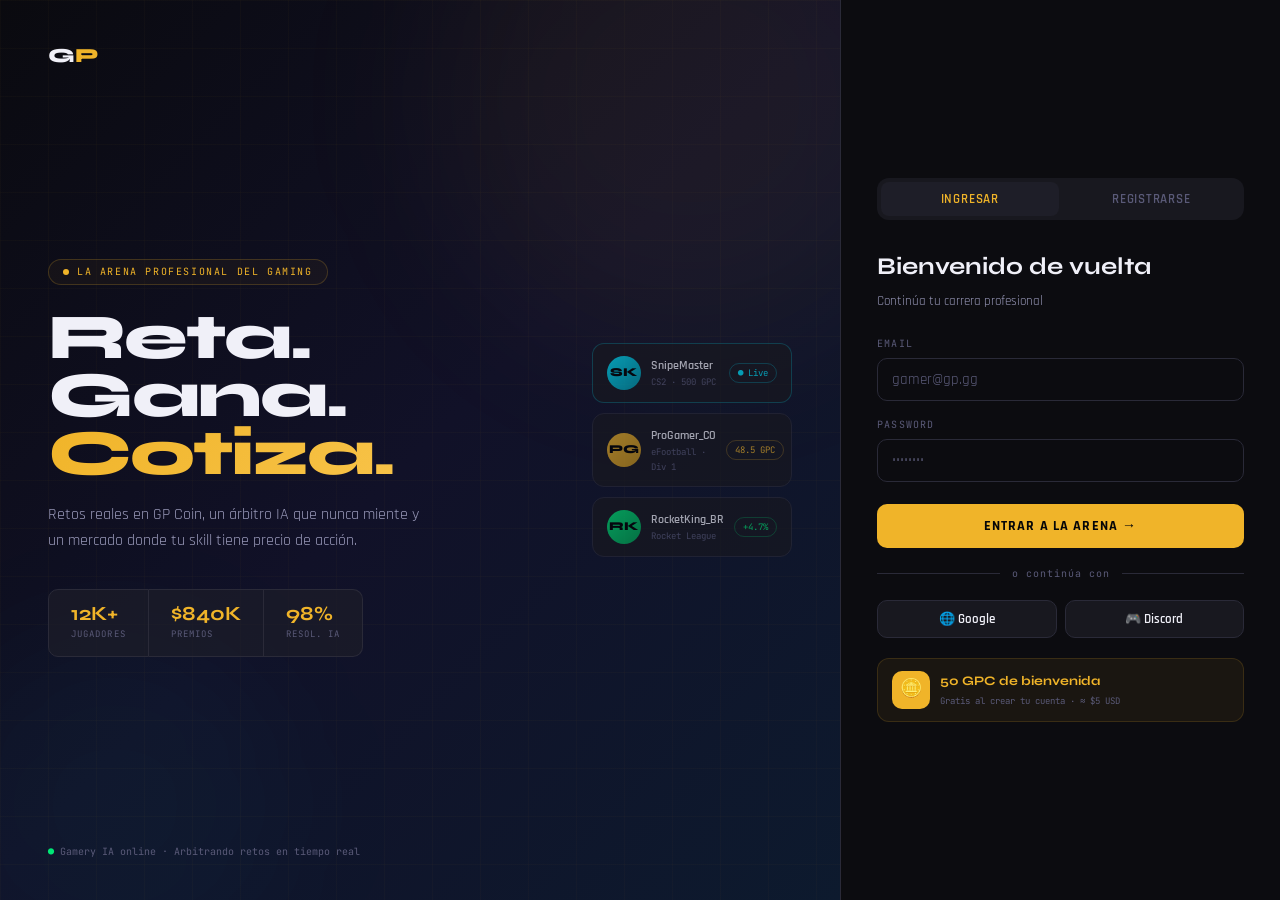
<file: pages/wallet.html>
<!DOCTYPE html>
<html lang="es">
<head>
  <meta charset="UTF-8">
  <meta name="viewport" content="width=device-width, initial-scale=1.0">
  <title>GP – Wallet GP Coin</title>
  <link rel="stylesheet" href="../css/design-system.css">
  <style>
    .wallet-hero {
      background: linear-gradient(135deg,rgba(240,180,41,0.08) 0%,rgba(240,180,41,0.02) 100%);
      border: 1px solid rgba(240,180,41,0.2); border-radius: var(--r-xl);
      padding: 32px; margin-bottom: 28px;
    }
    .wallet-balance-label { font-family:var(--mono);font-size:10px;letter-spacing:0.15em;text-transform:uppercase;color:var(--gold-dim);margin-bottom:6px; }
    .wallet-balance { font-family:var(--display);font-size:52px;font-weight:800;color:var(--gold);line-height:1; }
    .wallet-usd { font-family:var(--mono);font-size:14px;color:var(--t3);margin-top:8px; }
    .wallet-metrics { display:flex;gap:0;margin-top:24px;border-radius:var(--r-md);overflow:hidden;border:1px solid var(--border); }
    .wm { flex:1;padding:14px 16px;background:rgba(30,30,40,0.5);border-right:1px solid var(--border);text-align:center; }
    .wm:last-child { border-right:none; }
    .wm-v { font-family:var(--display);font-size:18px;font-weight:700;color:var(--t1); }
    .wm-l { font-family:var(--mono);font-size:9px;color:var(--t3);letter-spacing:0.1em;text-transform:uppercase;margin-top:3px; }

    /* Paquetes */
    .paquetes-grid { display:grid;grid-template-columns:repeat(auto-fill,minmax(160px,1fr));gap:12px;margin-bottom:32px; }
    .paquete-card {
      background:var(--surface); border:1px solid var(--border); border-radius:var(--r-lg);
      padding:18px; cursor:pointer; transition:all var(--t-normal); text-align:center; position:relative;
    }
    .paquete-card:hover { border-color:var(--gold-dim); transform:translateY(-3px); box-shadow:0 8px 24px var(--gold-faint); }
    .paquete-card.popular { border-color:var(--gold-dim); box-shadow:0 0 20px var(--gold-faint); }
    .popular-badge { position:absolute;top:-10px;left:50%;transform:translateX(-50%);background:var(--gold);color:var(--black);font-family:var(--mono);font-size:9px;font-weight:700;padding:2px 10px;border-radius:var(--pill);letter-spacing:0.08em;white-space:nowrap; }
    .paquete-gpc { font-family:var(--display);font-size:26px;font-weight:800;color:var(--gold); }
    .paquete-gpc-label { font-family:var(--mono);font-size:9px;color:var(--gold-dim);letter-spacing:0.1em; }
    .paquete-bonus { font-family:var(--mono);font-size:10px;color:var(--green);margin-top:4px; }
    .paquete-precio { font-family:var(--display);font-size:20px;font-weight:700;margin-top:12px; }
    .paquete-nombre { font-family:var(--mono);font-size:9px;color:var(--t3);letter-spacing:0.1em;text-transform:uppercase;margin-bottom:8px; }

    /* Métodos de pago */
    .metodos-grid { display:grid;grid-template-columns:repeat(auto-fill,minmax(120px,1fr));gap:10px;margin-bottom:28px; }
    .metodo-btn {
      background:var(--surface); border:1px solid var(--border); border-radius:var(--r-md);
      padding:12px 8px; cursor:pointer; transition:all var(--t-fast); text-align:center;
      font-family:var(--ui); font-size:13px; font-weight:600; color:var(--t2);
    }
    .metodo-btn:hover { border-color:var(--muted); color:var(--t1); }
    .metodo-btn.active { border-color:var(--gold); color:var(--gold); background:var(--gold-faint); }
    .metodo-icon { font-size:22px; display:block; margin-bottom:4px; }

    /* Transacciones */
    .tx-item { display:flex;align-items:center;gap:12px;padding:14px 0;border-bottom:1px solid var(--border); }
    .tx-item:last-child { border-bottom:none; }
    .tx-icon { width:38px;height:38px;border-radius:var(--r-md);display:flex;align-items:center;justify-content:center;font-size:18px;flex-shrink:0; }
    .tx-info { flex:1;min-width:0; }
    .tx-tipo { font-family:var(--ui);font-size:13px;font-weight:600; }
    .tx-fecha { font-family:var(--mono);font-size:9px;color:var(--t3);margin-top:2px; }
    .tx-monto { font-family:var(--display);font-size:16px;font-weight:700;text-align:right;white-space:nowrap; }
    .tx-estado { font-family:var(--mono);font-size:9px;text-align:right;margin-top:2px; }

    /* Modal recarga */
    .modal-overlay { position:fixed;inset:0;background:rgba(0,0,0,0.7);backdrop-filter:blur(4px);z-index:200;display:flex;align-items:center;justify-content:center;padding:20px; }
    .modal { background:var(--surface);border:1px solid var(--border);border-radius:var(--r-xl);padding:28px;max-width:440px;width:100%;position:relative;animation:slide-up 0.3s ease; }
    .modal-title { font-family:var(--display);font-size:20px;font-weight:700;margin-bottom:20px; }
  </style>
</head>
<body>

<nav class="navbar">
  <a href="/" class="nav-logo">G<span>P</span></a>
  <div style="font-family:var(--mono);font-size:12px;color:var(--t3);margin-left:8px">/ Wallet</div>
  <div class="nav-right">
    <a href="wallet.html" class="wallet-pill" id="nav-wallet"><span class="wallet-dot"></span>— GPC</a>
    <a href="perfil.html" class="nav-avatar" id="nav-avatar">GP</a>
  </div>
</nav>

<div class="app-shell" style="grid-template-rows:auto">
  <nav class="sidebar">
    <div class="sidebar-section">Principal</div>
    <a href="feed.html"    class="sidebar-item"><span class="sidebar-icon">⚔️</span><span class="sidebar-label">Arena</span></a>
    <a href="perfil.html"  class="sidebar-item"><span class="sidebar-icon">👤</span><span class="sidebar-label">Mi Perfil</span></a>
    <a href="retos.html"   class="sidebar-item"><span class="sidebar-icon">🏆</span><span class="sidebar-label">Mis Retos</span></a>
    <a href="wallet.html"  class="sidebar-item active"><span class="sidebar-icon">🪙</span><span class="sidebar-label">Wallet</span></a>
    <div class="sidebar-section">Mercado</div>
    <a href="mercado.html" class="sidebar-item"><span class="sidebar-icon">📈</span><span class="sidebar-label">Bolsa GP</span></a>
    <div class="sidebar-section">Ayuda</div>
    <a href="gamery.html"  class="sidebar-item"><span class="sidebar-icon">🤖</span><span class="sidebar-label">Gamery IA</span></a>
  </nav>

  <main class="main-content">

    <!-- Balance hero -->
    <div class="wallet-hero">
      <div class="flex items-center justify-between">
        <div>
          <div class="wallet-balance-label">Tu saldo disponible</div>
          <div class="wallet-balance" id="saldo-gpc">—</div>
          <div class="wallet-usd" id="saldo-usd">GPC · ≈ $0.00 USD</div>
        </div>
        <div style="text-align:right">
          <div style="font-family:var(--mono);font-size:9px;color:var(--t3);margin-bottom:4px">Bloqueado en retos</div>
          <div style="font-family:var(--display);font-size:22px;font-weight:700;color:var(--t2)" id="saldo-bloqueado">— GPC</div>
          <div style="font-family:var(--mono);font-size:9px;color:var(--t3);margin-top:8px">Patrimonio total</div>
          <div style="font-family:var(--display);font-size:18px;font-weight:700;color:var(--gold)" id="patrimonio">— GPC</div>
        </div>
      </div>
      <div class="wallet-metrics">
        <div class="wm"><div class="wm-v text-green" id="total-ganado">—</div><div class="wm-l">Ganado</div></div>
        <div class="wm"><div class="wm-v" id="total-apostado">—</div><div class="wm-l">Apostado</div></div>
        <div class="wm"><div class="wm-v" id="total-recargado">—</div><div class="wm-l">Recargado</div></div>
        <div class="wm"><div class="wm-v text-cyan" id="portafolio-acciones">—</div><div class="wm-l">En acciones</div></div>
      </div>
    </div>

    <!-- Paquetes GP Coin -->
    <div style="display:flex;align-items:center;justify-content:space-between;margin-bottom:16px">
      <h2 style="font-family:var(--display);font-size:20px;font-weight:700">🪙 Recargar GP Coin</h2>
      <div style="font-family:var(--mono);font-size:10px;color:var(--t3)">1 GPC = $0.10 USD</div>
    </div>

    <div class="paquetes-grid" id="paquetes-grid">
      <div style="grid-column:1/-1;text-align:center;padding:20px;color:var(--t3)"><div class="loading-spinner" style="margin:0 auto 10px"></div>Cargando paquetes...</div>
    </div>

    <!-- Método de pago -->
    <h3 style="font-family:var(--display);font-size:16px;font-weight:700;margin-bottom:14px">Método de pago</h3>
    <div class="metodos-grid">
      <button class="metodo-btn active" onclick="selectMetodo('stripe',this)"><span class="metodo-icon">💳</span>Tarjeta</button>
      <button class="metodo-btn" onclick="selectMetodo('paypal',this)"><span class="metodo-icon">🅿️</span>PayPal</button>
      <button class="metodo-btn" onclick="selectMetodo('nequi',this)"><span class="metodo-icon">📱</span>Nequi</button>
      <button class="metodo-btn" onclick="selectMetodo('daviplata',this)"><span class="metodo-icon">🏦</span>Daviplata</button>
      <button class="metodo-btn" onclick="selectMetodo('mercadopago',this)"><span class="metodo-icon">🛒</span>MercadoPago</button>
      <button class="metodo-btn" onclick="selectMetodo('pse',this)"><span class="metodo-icon">🏛️</span>PSE</button>
      <button class="metodo-btn" onclick="selectMetodo('crypto',this)"><span class="metodo-icon">₿</span>Crypto</button>
    </div>

    <hr class="divider">

    <!-- Historial de transacciones -->
    <div style="display:flex;align-items:center;justify-content:space-between;margin-bottom:16px">
      <h2 style="font-family:var(--display);font-size:20px;font-weight:700">Historial</h2>
      <div style="display:flex;gap:6px">
        <button class="btn btn-ghost btn-sm" onclick="filterTx('')">Todo</button>
        <button class="btn btn-ghost btn-sm" onclick="filterTx('recarga_gpc')">Recargas</button>
        <button class="btn btn-ghost btn-sm" onclick="filterTx('premio_ganado')">Premios</button>
      </div>
    </div>
    <div id="tx-list">
      <div style="text-align:center;padding:30px;color:var(--t3)"><div class="loading-spinner" style="margin:0 auto 10px"></div>Cargando...</div>
    </div>

  </main>
</div>

<!-- Modal confirmar recarga -->
<div id="modal-recarga" style="display:none" class="modal-overlay" onclick="if(event.target===this)cerrarModal()">
  <div class="modal">
    <div class="modal-title">Confirmar recarga</div>
    <div style="background:var(--elevated);border-radius:var(--r-lg);padding:16px;margin-bottom:20px;text-align:center">
      <div style="font-family:var(--mono);font-size:11px;color:var(--t3);margin-bottom:4px">Vas a recibir</div>
      <div style="font-family:var(--display);font-size:36px;font-weight:800;color:var(--gold)" id="modal-gpc">—</div>
      <div style="font-family:var(--mono);font-size:12px;color:var(--t3);margin-top:4px" id="modal-bonus"></div>
    </div>
    <div style="display:flex;justify-content:space-between;margin-bottom:8px">
      <span style="font-family:var(--mono);font-size:11px;color:var(--t3)">Precio</span>
      <span style="font-family:var(--display);font-size:18px;font-weight:700" id="modal-precio">—</span>
    </div>
    <div style="display:flex;justify-content:space-between;margin-bottom:20px">
      <span style="font-family:var(--mono);font-size:11px;color:var(--t3)">Método</span>
      <span style="font-family:var(--ui);font-size:14px;font-weight:600" id="modal-metodo">—</span>
    </div>
    <div style="display:flex;gap:10px">
      <button class="btn btn-ghost btn-full" onclick="cerrarModal()">Cancelar</button>
      <button class="btn btn-primary btn-full" id="modal-confirm-btn" onclick="confirmarRecarga()">Pagar →</button>
    </div>
  </div>
</div>

<button class="gamery-fab" onclick="window.location.href='gamery.html'">🤖<div class="gamery-fab-pulse"></div></button>

<script src="../js/api.js"></script>
<script>
  requireAuth();

  let metodoSeleccionado = 'stripe';
  let paqueteSeleccionado = null;
  let paquetesData = [];

  const TX_ICONS = {
    recarga_gpc: { icon:'🪙', bg:'var(--gold-faint)', color:'var(--green)' },
    premio_ganado:{ icon:'🏆', bg:'rgba(0,230,118,0.08)', color:'var(--green)' },
    apuesta_bloqueada:{ icon:'🔒', bg:'var(--elevated)', color:'var(--t2)' },
    apuesta_devuelta: { icon:'↩️', bg:'var(--elevated)', color:'var(--cyan)' },
    compra_accion:{ icon:'📈', bg:'rgba(179,136,255,0.08)', color:'var(--purple)' },
    venta_accion: { icon:'📉', bg:'rgba(179,136,255,0.08)', color:'var(--purple)' },
    bono_bienvenida:{ icon:'🎁', bg:'var(--gold-faint)', color:'var(--gold)' },
    ticket_espectador:{ icon:'🎫', bg:'var(--elevated)', color:'var(--t2)' },
    propina_espectador:{ icon:'💝', bg:'rgba(0,230,118,0.08)', color:'var(--green)' },
  };

  const MOCK_TXS = [
    { id:'t1', tipo:'bono_bienvenida',  monto_gpc:50,    descripcion:'Bono de bienvenida',    created_at: new Date(Date.now()-86400000*2).toISOString(), estado:'completada' },
    { id:'t2', tipo:'premio_ganado',    monto_gpc:475,   descripcion:'Premio reto vs ElClasico_MX', created_at: new Date(Date.now()-86400000*3).toISOString(), estado:'completada' },
    { id:'t3', tipo:'apuesta_bloqueada',monto_gpc:-500,  descripcion:'Reto vs FootballGod_PE', created_at: new Date(Date.now()-86400000*5).toISOString(), estado:'completada' },
    { id:'t4', tipo:'recarga_gpc',      monto_gpc:1050,  descripcion:'Recarga Player — Stripe', created_at: new Date(Date.now()-86400000*7).toISOString(), estado:'completada' },
    { id:'t5', tipo:'compra_accion',    monto_gpc:-485,  descripcion:'100 acciones $PRGM',    created_at: new Date(Date.now()-86400000*8).toISOString(), estado:'completada' },
  ];

  async function loadWallet() {
    try {
      const w = await API.wallet.get();
      document.getElementById('saldo-gpc').textContent          = GPC.format(w.saldo_total);
      document.getElementById('saldo-usd').textContent          = `GPC · ≈ ${GPC.toUSD(w.saldo_total)}`;
      document.getElementById('saldo-bloqueado').textContent    = GPC.format(w.saldo_bloqueado);
      document.getElementById('patrimonio').textContent         = GPC.format(w.patrimonio_total_gpc || w.saldo_total);
      document.getElementById('total-ganado').textContent       = GPC.format(w.total_ganado);
      document.getElementById('total-apostado').textContent     = GPC.format(w.total_apostado);
      document.getElementById('portafolio-acciones').textContent= GPC.format(w.valor_portafolio_acciones || 0);
      document.getElementById('nav-wallet').innerHTML = `<span class="wallet-dot"></span>${GPC.format(w.saldo_total)}`;
    } catch {
      document.getElementById('saldo-gpc').textContent = '1.250';
      document.getElementById('saldo-usd').textContent = 'GPC · ≈ $125.00 USD';
      document.getElementById('saldo-bloqueado').textContent = '500 GPC';
      document.getElementById('patrimonio').textContent = '2.235 GPC';
      document.getElementById('total-ganado').textContent = '42.800';
      document.getElementById('total-apostado').textContent = '38.000';
      document.getElementById('total-recargado').textContent = '2.050';
      document.getElementById('portafolio-acciones').textContent = '485';
    }
  }

  async function loadPaquetes() {
    try {
      paquetesData = await API.wallet.paquetes();
    } catch {
      paquetesData = [
        { slug:'starter', nombre:'Starter', gpc_base:100,  gpc_bonus:0,   gpc_total:100,  precio_usd:1.00, popular:false },
        { slug:'basic',   nombre:'Basic',   gpc_base:500,  gpc_bonus:0,   gpc_total:500,  precio_usd:5.00, popular:false },
        { slug:'player',  nombre:'Player',  gpc_base:1000, gpc_bonus:50,  gpc_total:1050, precio_usd:10.00,popular:true  },
        { slug:'pro',     nombre:'Pro',     gpc_base:5000, gpc_bonus:500, gpc_total:5500, precio_usd:50.00,popular:false },
        { slug:'elite',   nombre:'Elite',   gpc_base:10000,gpc_bonus:2000,gpc_total:12000,precio_usd:100.00,popular:false},
        { slug:'champion',nombre:'Champion',gpc_base:50000,gpc_bonus:15000,gpc_total:65000,precio_usd:500.00,popular:false},
      ];
    }
    renderPaquetes();
  }

  function renderPaquetes() {
    document.getElementById('paquetes-grid').innerHTML = paquetesData.map(p => `
      <div class="paquete-card${p.popular?' popular':''}" onclick="seleccionarPaquete('${p.slug}',this)">
        ${p.popular ? '<div class="popular-badge">⭐ MÁS POPULAR</div>' : ''}
        <div class="paquete-nombre">${p.nombre}</div>
        <div class="paquete-gpc">${p.gpc_total.toLocaleString()}</div>
        <div class="paquete-gpc-label">GP COIN</div>
        ${p.gpc_bonus ? `<div class="paquete-bonus">+${p.gpc_bonus.toLocaleString()} GPC bonus 🎁</div>` : '<div style="height:18px"></div>'}
        <div class="paquete-precio">$${p.precio_usd.toFixed(p.precio_usd < 10 ? 2 : 0)}</div>
        <div style="font-family:var(--mono);font-size:9px;color:var(--t3);margin-top:4px">USD</div>
      </div>`).join('');
  }

  function seleccionarPaquete(slug, el) {
    document.querySelectorAll('.paquete-card').forEach(c => c.style.borderColor = '');
    el.style.borderColor = 'var(--gold)';
    el.style.boxShadow = '0 0 20px var(--gold-faint)';
    paqueteSeleccionado = paquetesData.find(p => p.slug === slug);
    if (paqueteSeleccionado) abrirModal(paqueteSeleccionado);
  }

  function selectMetodo(metodo, btn) {
    metodoSeleccionado = metodo;
    document.querySelectorAll('.metodo-btn').forEach(b => b.classList.remove('active'));
    btn.classList.add('active');
  }

  function abrirModal(p) {
    const nombres = { stripe:'💳 Tarjeta', paypal:'🅿️ PayPal', nequi:'📱 Nequi', daviplata:'🏦 Daviplata', mercadopago:'🛒 MercadoPago', pse:'🏛️ PSE', crypto:'₿ Crypto' };
    document.getElementById('modal-gpc').textContent   = GPC.format(p.gpc_total);
    document.getElementById('modal-bonus').textContent = p.gpc_bonus ? `Incluye ${p.gpc_bonus.toLocaleString()} GPC de bonus` : '';
    document.getElementById('modal-precio').textContent = `$${p.precio_usd.toFixed(2)} USD`;
    document.getElementById('modal-metodo').textContent = nombres[metodoSeleccionado] || metodoSeleccionado;
    document.getElementById('modal-recarga').style.display = 'flex';
  }

  function cerrarModal() {
    document.getElementById('modal-recarga').style.display = 'none';
  }

  async function confirmarRecarga() {
    if (!paqueteSeleccionado) return;
    const btn = document.getElementById('modal-confirm-btn');
    btn.textContent = 'Procesando...'; btn.disabled = true;
    try {
      const res = await API.wallet.recargar(paqueteSeleccionado.slug, metodoSeleccionado);
      cerrarModal();
      if (res.checkout_url) { window.location.href = res.checkout_url; }
      else { toast(`Pago iniciado. ${GPC.format(paqueteSeleccionado.gpc_total)} serán acreditados en breve.`, 'success'); loadWallet(); }
    } catch (e) {
      toast(e.message || 'Error al procesar pago', 'error');
      btn.textContent = 'Pagar →'; btn.disabled = false;
    }
  }

  async function loadTransacciones(tipo = '') {
    try {
      const txs = await API.wallet.transacciones(tipo || undefined);
      renderTxs(txs);
    } catch { renderTxs(MOCK_TXS.filter(t => !tipo || t.tipo === tipo)); }
  }

  function renderTxs(txs) {
    document.getElementById('tx-list').innerHTML = txs.length ? txs.map(t => {
      const cfg = TX_ICONS[t.tipo] || { icon:'💰', bg:'var(--elevated)', color:'var(--t1)' };
      const pos  = t.monto_gpc > 0;
      return `
        <div class="tx-item">
          <div class="tx-icon" style="background:${cfg.bg}">${cfg.icon}</div>
          <div class="tx-info">
            <div class="tx-tipo">${t.descripcion || t.tipo.replace(/_/g,' ')}</div>
            <div class="tx-fecha">${timeAgo(t.created_at)}</div>
          </div>
          <div>
            <div class="tx-monto" style="color:${pos?'var(--green)':'var(--red)'}">${pos?'+':''}${GPC.format(Math.abs(t.monto_gpc))}</div>
            <div class="tx-estado" style="color:${t.estado==='completada'?'var(--green)':'var(--t3)'}">${t.estado}</div>
          </div>
        </div>`;
    }).join('') : '<div style="text-align:center;padding:30px;color:var(--t3);font-family:var(--mono);font-size:11px">Sin transacciones</div>';
  }

  function filterTx(tipo) {
    document.querySelectorAll('.btn-ghost').forEach((b,i) => {
      b.classList.toggle('active', (i===0&&!tipo)||(i===1&&tipo==='recarga_gpc')||(i===2&&tipo==='premio_ganado'));
    });
    loadTransacciones(tipo);
  }

  // URL params: si viene de pago exitoso
  const params = new URLSearchParams(window.location.search);
  if (params.get('recarga') === 'exitosa') { toast('¡GPC acreditados! 🎉', 'success'); }

  loadWallet();
  loadPaquetes();
  loadTransacciones();
  initNavbar();
</script>
</body>
</html>
</file>
<file: css/design-system.css>
/* ============================================================
   GP – Gamer Profession | Design System
   Dark Luxury Gaming · v1.0
   ============================================================ */

@import url('https://fonts.googleapis.com/css2?family=Rajdhani:wght@300;400;500;600;700&family=Syne:wght@400;500;600;700;800&family=JetBrains+Mono:wght@300;400;500&display=swap');

/* ── Variables ─────────────────────────────────────────────── */
:root {
  /* Fondos */
  --black:     #060608;
  --void:      #0c0c10;
  --deep:      #111118;
  --surface:   #18181f;
  --elevated:  #1e1e28;
  --overlay:   #242432;
  --border:    #2a2a38;
  --muted:     #3d3d52;

  /* GP Gold — el alma de la plataforma */
  --gold:      #f0b429;
  --gold-lt:   #ffd166;
  --gold-dim:  #c4911a;
  --gold-glow: rgba(240,180,41,0.15);
  --gold-faint:rgba(240,180,41,0.06);

  /* Colores de acción */
  --cyan:      #00e5ff;
  --cyan-faint:rgba(0,229,255,0.06);
  --green:     #00e676;
  --red:       #ff3d57;
  --purple:    #b388ff;

  /* Texto */
  --t1: #f0f0f8;
  --t2: #9898b8;
  --t3: #5a5a78;

  /* Tipografía */
  --display: 'Syne', sans-serif;
  --ui:      'Rajdhani', sans-serif;
  --mono:    'JetBrains Mono', monospace;

  /* Radios */
  --r-sm:  6px;
  --r-md:  10px;
  --r-lg:  16px;
  --r-xl:  24px;
  --pill:  100px;

  /* Transiciones */
  --t-fast:   150ms ease;
  --t-normal: 250ms ease;
}

/* ── Reset ─────────────────────────────────────────────────── */
*, *::before, *::after { box-sizing: border-box; margin: 0; padding: 0; }

html { scroll-behavior: smooth; -webkit-font-smoothing: antialiased; }

body {
  background: var(--black);
  color: var(--t1);
  font-family: var(--ui);
  font-size: 15px;
  line-height: 1.6;
  min-height: 100vh;
  overflow-x: hidden;
}

::-webkit-scrollbar { width: 5px; }
::-webkit-scrollbar-track { background: var(--void); }
::-webkit-scrollbar-thumb { background: var(--border); border-radius: var(--pill); }

::selection { background: var(--gold-glow); color: var(--gold); }

/* ── Tipografía ────────────────────────────────────────────── */
h1, h2, h3, h4, h5 {
  font-family: var(--display);
  font-weight: 700;
  line-height: 1.1;
}

.text-display {
  font-family: var(--display);
  font-size: clamp(40px, 7vw, 76px);
  font-weight: 800;
  line-height: 0.92;
  letter-spacing: -0.03em;
}

.gradient-text {
  background: linear-gradient(135deg, var(--t1) 0%, var(--gold) 100%);
  -webkit-background-clip: text;
  -webkit-text-fill-color: transparent;
  background-clip: text;
}

.label {
  font-family: var(--mono);
  font-size: 10px;
  letter-spacing: 0.15em;
  text-transform: uppercase;
  color: var(--t3);
}

/* ── Layout ────────────────────────────────────────────────── */
.container      { max-width: 1280px; margin: 0 auto; padding: 0 24px; }
.container-sm   { max-width: 720px;  margin: 0 auto; padding: 0 24px; }

.app-shell {
  display: grid;
  grid-template-columns: 210px 1fr;
  grid-template-rows: 60px 1fr;
  min-height: 100vh;
}

.main-content {
  grid-column: 2;
  grid-row: 2;
  padding: 28px 32px;
  overflow-y: auto;
}

/* ── Navbar ────────────────────────────────────────────────── */
.navbar {
  grid-column: 1 / -1;
  grid-row: 1;
  position: sticky;
  top: 0;
  z-index: 100;
  background: rgba(6,6,8,0.92);
  backdrop-filter: blur(20px);
  border-bottom: 1px solid var(--border);
  display: flex;
  align-items: center;
  padding: 0 24px;
  gap: 16px;
  height: 60px;
}

.nav-logo {
  font-family: var(--display);
  font-size: 20px;
  font-weight: 800;
  text-decoration: none;
  color: var(--t1);
  letter-spacing: -0.02em;
  flex-shrink: 0;
}

.nav-logo span { color: var(--gold); }

.nav-search {
  flex: 1;
  max-width: 340px;
  background: var(--surface);
  border: 1px solid var(--border);
  border-radius: var(--r-md);
  padding: 8px 14px 8px 36px;
  color: var(--t1);
  font-family: var(--ui);
  font-size: 13px;
  outline: none;
  transition: border-color var(--t-fast);
  background-image: url("data:image/svg+xml,%3Csvg xmlns='http://www.w3.org/2000/svg' width='14' height='14' fill='none' stroke='%235a5a78' stroke-width='2' viewBox='0 0 24 24'%3E%3Ccircle cx='11' cy='11' r='8'/%3E%3Cpath d='m21 21-4.35-4.35'/%3E%3C/svg%3E");
  background-repeat: no-repeat;
  background-position: 12px center;
}

.nav-search:focus { border-color: var(--gold); }
.nav-search::placeholder { color: var(--t3); }

.nav-right {
  margin-left: auto;
  display: flex;
  align-items: center;
  gap: 10px;
}

.wallet-pill {
  display: flex;
  align-items: center;
  gap: 6px;
  background: var(--gold-faint);
  border: 1px solid rgba(240,180,41,0.25);
  border-radius: var(--pill);
  padding: 5px 14px 5px 10px;
  font-family: var(--mono);
  font-size: 11px;
  color: var(--gold);
  text-decoration: none;
  transition: all var(--t-fast);
  cursor: pointer;
}

.wallet-pill:hover { background: var(--gold-glow); }

.wallet-dot {
  width: 7px; height: 7px;
  background: var(--gold);
  border-radius: 50%;
  flex-shrink: 0;
}

.nav-btn {
  width: 36px; height: 36px;
  background: var(--surface);
  border: 1px solid var(--border);
  border-radius: var(--r-md);
  display: flex; align-items: center; justify-content: center;
  font-size: 15px;
  cursor: pointer;
  transition: all var(--t-fast);
  position: relative;
  text-decoration: none;
  color: var(--t1);
}

.nav-btn:hover { border-color: var(--muted); background: var(--elevated); }

.nav-btn .badge {
  position: absolute;
  top: 5px; right: 5px;
  width: 16px; height: 16px;
  background: var(--red);
  border-radius: 50%;
  font-family: var(--mono);
  font-size: 9px;
  color: #fff;
  display: flex; align-items: center; justify-content: center;
  border: 2px solid var(--black);
}

.nav-avatar {
  width: 34px; height: 34px;
  border-radius: 50%;
  background: linear-gradient(135deg, var(--gold), var(--gold-dim));
  border: 2px solid rgba(240,180,41,0.3);
  display: flex; align-items: center; justify-content: center;
  font-family: var(--display);
  font-size: 12px;
  font-weight: 800;
  color: var(--black);
  cursor: pointer;
  text-decoration: none;
  transition: border-color var(--t-fast);
}

.nav-avatar:hover { border-color: var(--gold); }

/* ── Sidebar ───────────────────────────────────────────────── */
.sidebar {
  grid-column: 1;
  grid-row: 2;
  background: var(--void);
  border-right: 1px solid var(--border);
  padding: 16px 10px;
  overflow-y: auto;
  position: sticky;
  top: 60px;
  height: calc(100vh - 60px);
}

.sidebar-section {
  font-family: var(--mono);
  font-size: 9px;
  letter-spacing: 0.15em;
  text-transform: uppercase;
  color: var(--t3);
  padding: 10px 10px 4px;
  margin-top: 6px;
}

.sidebar-item {
  display: flex;
  align-items: center;
  gap: 10px;
  padding: 9px 10px;
  border-radius: var(--r-md);
  font-family: var(--ui);
  font-size: 13px;
  font-weight: 500;
  color: var(--t2);
  text-decoration: none;
  transition: all var(--t-fast);
  margin-bottom: 2px;
  border: 1px solid transparent;
  cursor: pointer;
}

.sidebar-item:hover { background: var(--elevated); color: var(--t1); }

.sidebar-item.active {
  background: var(--gold-faint);
  color: var(--gold);
  border-color: rgba(240,180,41,0.12);
}

.sidebar-icon { font-size: 15px; width: 18px; text-align: center; flex-shrink: 0; }
.sidebar-label { flex: 1; }

.sidebar-badge {
  margin-left: auto;
  background: var(--red);
  color: #fff;
  font-family: var(--mono);
  font-size: 9px;
  padding: 1px 6px;
  border-radius: var(--pill);
}

/* ── Botones ───────────────────────────────────────────────── */
.btn {
  display: inline-flex;
  align-items: center;
  justify-content: center;
  gap: 8px;
  padding: 10px 20px;
  border-radius: var(--r-md);
  font-family: var(--ui);
  font-size: 13px;
  font-weight: 700;
  letter-spacing: 0.06em;
  text-transform: uppercase;
  border: none;
  cursor: pointer;
  transition: all var(--t-fast);
  text-decoration: none;
  white-space: nowrap;
}

.btn:active { transform: scale(0.97); }

.btn-primary   { background: var(--gold); color: var(--black); }
.btn-primary:hover { background: var(--gold-lt); }

.btn-secondary { background: transparent; color: var(--gold); border: 1px solid var(--gold); }
.btn-secondary:hover { background: var(--gold-faint); }

.btn-ghost     { background: var(--surface); color: var(--t1); border: 1px solid var(--border); }
.btn-ghost:hover { border-color: var(--muted); background: var(--elevated); }

.btn-danger    { background: transparent; color: var(--red); border: 1px solid var(--red); }
.btn-danger:hover { background: rgba(255,61,87,0.08); }

.btn-cyan      { background: var(--cyan); color: var(--black); }
.btn-cyan:hover { background: #33eaff; }

.btn-sm  { padding: 6px 14px; font-size: 12px; }
.btn-lg  { padding: 14px 28px; font-size: 15px; }
.btn-xl  { padding: 16px 36px; font-size: 17px; }
.btn-full { width: 100%; }

/* ── Cards ─────────────────────────────────────────────────── */
.card {
  background: var(--surface);
  border: 1px solid var(--border);
  border-radius: var(--r-lg);
  padding: 20px;
}

.card-gold {
  background: var(--surface);
  border: 1px solid var(--gold-dim);
  border-radius: var(--r-lg);
  padding: 20px;
  box-shadow: 0 0 32px var(--gold-faint);
}

.card-hover {
  transition: all var(--t-normal);
  cursor: pointer;
}

.card-hover:hover {
  border-color: var(--gold-dim);
  transform: translateY(-2px);
  box-shadow: 0 8px 32px var(--gold-faint);
}

/* ── Badges ────────────────────────────────────────────────── */
.badge {
  display: inline-flex;
  align-items: center;
  gap: 4px;
  padding: 3px 10px;
  border-radius: var(--pill);
  font-family: var(--mono);
  font-size: 10px;
  font-weight: 500;
  letter-spacing: 0.08em;
  text-transform: uppercase;
}

.badge-gold   { background: var(--gold-glow);  color: var(--gold);   border: 1px solid rgba(240,180,41,0.25); }
.badge-cyan   { background: var(--cyan-faint); color: var(--cyan);   border: 1px solid rgba(0,229,255,0.2); }
.badge-green  { background: rgba(0,230,118,0.08); color: var(--green); border: 1px solid rgba(0,230,118,0.2); }
.badge-red    { background: rgba(255,61,87,0.08); color: var(--red);  border: 1px solid rgba(255,61,87,0.2); }
.badge-purple { background: rgba(179,136,255,0.08); color: var(--purple); border: 1px solid rgba(179,136,255,0.2); }
.badge-muted  { background: var(--elevated); color: var(--t2); border: 1px solid var(--border); }
.badge-live   { background: var(--cyan-faint); color: var(--cyan); border: 1px solid rgba(0,229,255,0.2); animation: blink 1.5s infinite; }

/* ── Inputs ────────────────────────────────────────────────── */
.input {
  width: 100%;
  background: var(--void);
  border: 1px solid var(--border);
  border-radius: var(--r-md);
  color: var(--t1);
  font-family: var(--ui);
  font-size: 15px;
  padding: 11px 14px;
  outline: none;
  transition: border-color var(--t-fast), box-shadow var(--t-fast);
  appearance: none;
}

.input:focus {
  border-color: var(--gold);
  box-shadow: 0 0 0 3px var(--gold-faint);
}

.input::placeholder { color: var(--t3); }

.input-label {
  display: block;
  font-family: var(--mono);
  font-size: 10px;
  letter-spacing: 0.12em;
  text-transform: uppercase;
  color: var(--t3);
  margin-bottom: 6px;
}

.input-group { margin-bottom: 16px; }

/* ── Dividers ──────────────────────────────────────────────── */
.divider      { height: 1px; background: var(--border); border: none; margin: 24px 0; }
.divider-gold {
  height: 1px;
  background: linear-gradient(90deg, transparent, var(--gold), transparent);
  border: none;
  margin: 24px 0;
  opacity: 0.3;
}

/* ── Avatar ────────────────────────────────────────────────── */
.avatar {
  border-radius: 50%;
  background: linear-gradient(135deg, var(--gold), var(--gold-dim));
  border: 2px solid var(--gold);
  display: flex; align-items: center; justify-content: center;
  font-family: var(--display);
  font-weight: 800;
  color: var(--black);
  flex-shrink: 0;
}

.avatar-sm  { width: 32px; height: 32px; font-size: 11px; }
.avatar-md  { width: 44px; height: 44px; font-size: 15px; }
.avatar-lg  { width: 64px; height: 64px; font-size: 22px; }
.avatar-xl  { width: 96px; height: 96px; font-size: 34px; }

/* ── Stat card ─────────────────────────────────────────────── */
.stat-card {
  background: var(--elevated);
  border: 1px solid var(--border);
  border-radius: var(--r-md);
  padding: 16px;
}

.stat-label { font-family: var(--mono); font-size: 9px; letter-spacing: 0.15em; text-transform: uppercase; color: var(--t3); margin-bottom: 6px; }
.stat-value { font-family: var(--display); font-size: 28px; font-weight: 700; color: var(--gold); line-height: 1; }
.stat-sub   { font-family: var(--mono); font-size: 10px; color: var(--t3); margin-top: 4px; }

/* ── Grids ─────────────────────────────────────────────────── */
.grid-2 { display: grid; grid-template-columns: repeat(2, 1fr); gap: 16px; }
.grid-3 { display: grid; grid-template-columns: repeat(3, 1fr); gap: 16px; }
.grid-4 { display: grid; grid-template-columns: repeat(4, 1fr); gap: 16px; }

/* ── Gamery FAB ────────────────────────────────────────────── */
.gamery-fab {
  position: fixed;
  bottom: 28px; right: 28px;
  z-index: 400;
  width: 54px; height: 54px;
  border-radius: 50%;
  background: var(--gold);
  border: none;
  cursor: pointer;
  display: flex; align-items: center; justify-content: center;
  font-size: 22px;
  box-shadow: 0 0 0 4px var(--gold-faint), 0 8px 24px rgba(0,0,0,0.5);
  transition: all var(--t-normal);
}

.gamery-fab:hover { transform: scale(1.1); box-shadow: 0 0 0 8px var(--gold-faint), 0 12px 32px rgba(0,0,0,0.6); }

.gamery-fab-pulse {
  position: absolute; inset: -4px;
  border-radius: 50%;
  border: 2px solid var(--gold);
  opacity: 0.4;
  animation: ring-pulse 2s infinite;
}

/* ── Animaciones ───────────────────────────────────────────── */
@keyframes blink      { 0%,100%{opacity:1} 50%{opacity:0.2} }
@keyframes ring-pulse { 0%,100%{transform:scale(1);opacity:0.4} 50%{transform:scale(1.2);opacity:0} }
@keyframes ticker     { 0%{transform:translateX(0)} 100%{transform:translateX(-50%)} }
@keyframes fade-in    { from{opacity:0;transform:translateY(8px)} to{opacity:1;transform:translateY(0)} }
@keyframes slide-up   { from{opacity:0;transform:translateY(20px)} to{opacity:1;transform:translateY(0)} }
@keyframes spin       { from{transform:rotate(0)} to{transform:rotate(360deg)} }

.fade-in  { animation: fade-in  0.3s ease forwards; }
.slide-up { animation: slide-up 0.4s ease forwards; }

/* ── Toast ─────────────────────────────────────────────────── */
.toast-container {
  position: fixed;
  top: 76px; right: 20px;
  z-index: 500;
  display: flex;
  flex-direction: column;
  gap: 8px;
}

.toast {
  background: var(--elevated);
  border: 1px solid var(--border);
  border-radius: var(--r-lg);
  padding: 12px 18px;
  font-family: var(--ui);
  font-size: 13px;
  color: var(--t1);
  display: flex;
  align-items: center;
  gap: 10px;
  box-shadow: 0 8px 24px rgba(0,0,0,0.4);
  animation: slide-up 0.3s ease;
  min-width: 260px;
}

.toast.success { border-color: rgba(0,230,118,0.3); }
.toast.error   { border-color: rgba(255,61,87,0.3); }
.toast.info    { border-color: rgba(240,180,41,0.3); }

/* ── Modal ─────────────────────────────────────────────────── */
.modal-overlay {
  position: fixed; inset: 0;
  background: rgba(0,0,0,0.7);
  backdrop-filter: blur(4px);
  z-index: 200;
  display: flex; align-items: center; justify-content: center;
  padding: 20px;
}

.modal {
  background: var(--surface);
  border: 1px solid var(--border);
  border-radius: var(--r-xl);
  padding: 28px;
  max-width: 480px;
  width: 100%;
  box-shadow: 0 24px 80px rgba(0,0,0,0.6);
  animation: slide-up 0.3s ease;
}

.modal-title { font-family: var(--display); font-size: 20px; font-weight: 700; margin-bottom: 8px; }
.modal-close {
  position: absolute; top: 16px; right: 16px;
  width: 30px; height: 30px;
  background: var(--elevated);
  border: 1px solid var(--border);
  border-radius: var(--r-sm);
  color: var(--t2); font-size: 14px;
  cursor: pointer; display: flex; align-items: center; justify-content: center;
  transition: all var(--t-fast);
}
.modal-close:hover { border-color: var(--red); color: var(--red); }

/* ── Loading ───────────────────────────────────────────────── */
.loading-spinner {
  width: 36px; height: 36px;
  border: 2px solid var(--border);
  border-top-color: var(--gold);
  border-radius: 50%;
  animation: spin 0.8s linear infinite;
}

/* ── Ticker ────────────────────────────────────────────────── */
.ticker-bar {
  background: var(--void);
  border-bottom: 1px solid var(--border);
  padding: 8px 0;
  overflow: hidden;
  display: flex;
  align-items: center;
  gap: 16px;
}

.ticker-label {
  font-family: var(--mono);
  font-size: 9px;
  letter-spacing: 0.15em;
  text-transform: uppercase;
  color: var(--gold);
  white-space: nowrap;
  flex-shrink: 0;
  padding-left: 20px;
}

.ticker-track { overflow: hidden; flex: 1; }

.ticker-items {
  display: flex;
  gap: 28px;
  animation: ticker 28s linear infinite;
  width: max-content;
}

.ticker-item { display: flex; align-items: center; gap: 8px; white-space: nowrap; }
.ticker-name { font-family: var(--ui); font-size: 11px; font-weight: 600; color: var(--t2); }
.ticker-price { font-family: var(--mono); font-size: 11px; color: var(--gold); }
.ticker-up    { font-family: var(--mono); font-size: 10px; color: var(--green); }
.ticker-dn    { font-family: var(--mono); font-size: 10px; color: var(--red); }
.ticker-sep   { color: var(--border); }

/* ── Responsive ────────────────────────────────────────────── */
@media (max-width: 900px) {
  .app-shell { grid-template-columns: 1fr; }
  .sidebar   { display: none; }
  .main-content { grid-column: 1; padding: 16px; }
  .grid-2, .grid-3, .grid-4 { grid-template-columns: 1fr; }
}

/* ── Utilidades ────────────────────────────────────────────── */
.flex         { display: flex; }
.flex-col     { display: flex; flex-direction: column; }
.items-center { align-items: center; }
.justify-between { justify-content: space-between; }
.gap-2 { gap: 8px; }  .gap-3 { gap: 12px; }  .gap-4 { gap: 16px; }
.mt-2 { margin-top: 8px; }   .mt-4 { margin-top: 16px; } .mt-6 { margin-top: 24px; }
.mb-2 { margin-bottom: 8px; } .mb-4 { margin-bottom: 16px; }
.text-gold   { color: var(--gold) !important; }
.text-green  { color: var(--green) !important; }
.text-red    { color: var(--red) !important; }
.text-cyan   { color: var(--cyan) !important; }
.text-muted  { color: var(--t2) !important; }
.text-faint  { color: var(--t3) !important; }
.text-center { text-align: center; }
.font-mono   { font-family: var(--mono); }
.font-display{ font-family: var(--display); }
.hidden      { display: none !important; }
.w-full      { width: 100%; }
</file>
